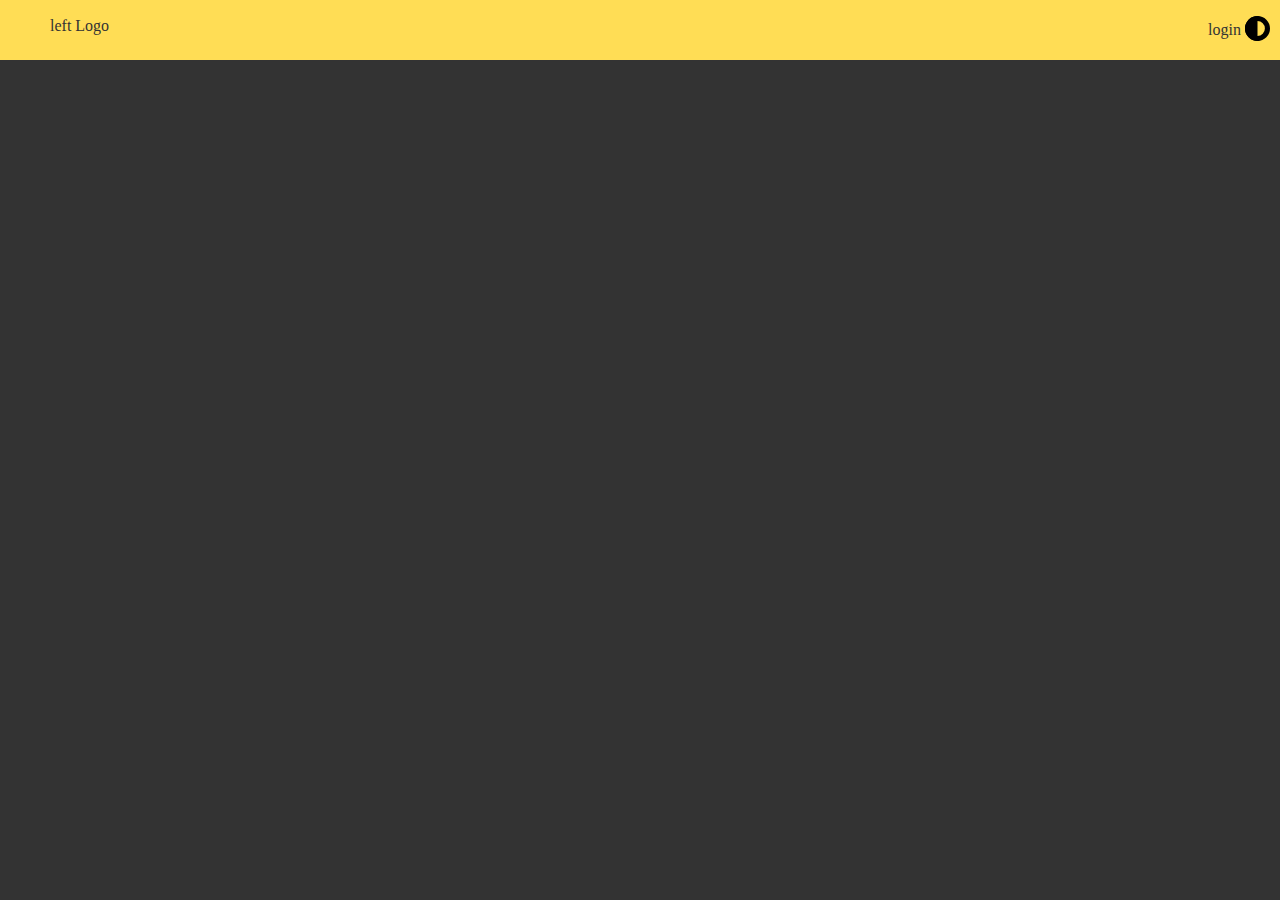
<file: saitebi/newProject/index.html>
<!DOCTYPE html>
<html lang="en">
  <head>
    <title></title>
    <meta charset="UTF-8">
    <meta name="viewport" content="width=device-width, initial-scale=1">
    <link href="css/style.css" rel="stylesheet">
  </head>
  <body class="dark-mode" id="body">
    <script src="js/index.js"></script>
    <header>
      <div class="header-conteiner yellow">
        <div class="header-left"><ul>
          <li>left</li>
          <li>Logo</li>
        </ul></div>
        <div class="header-right">
          <ul>
            <li><a href="Login.html">login</a></li>

            <li><button class="theme-button" type="button" onclick="toggleTheme()"></button></li>          

          </ul>

          

        </div>
      </div> 
    </header>
  
  </body>
</html>
</file>
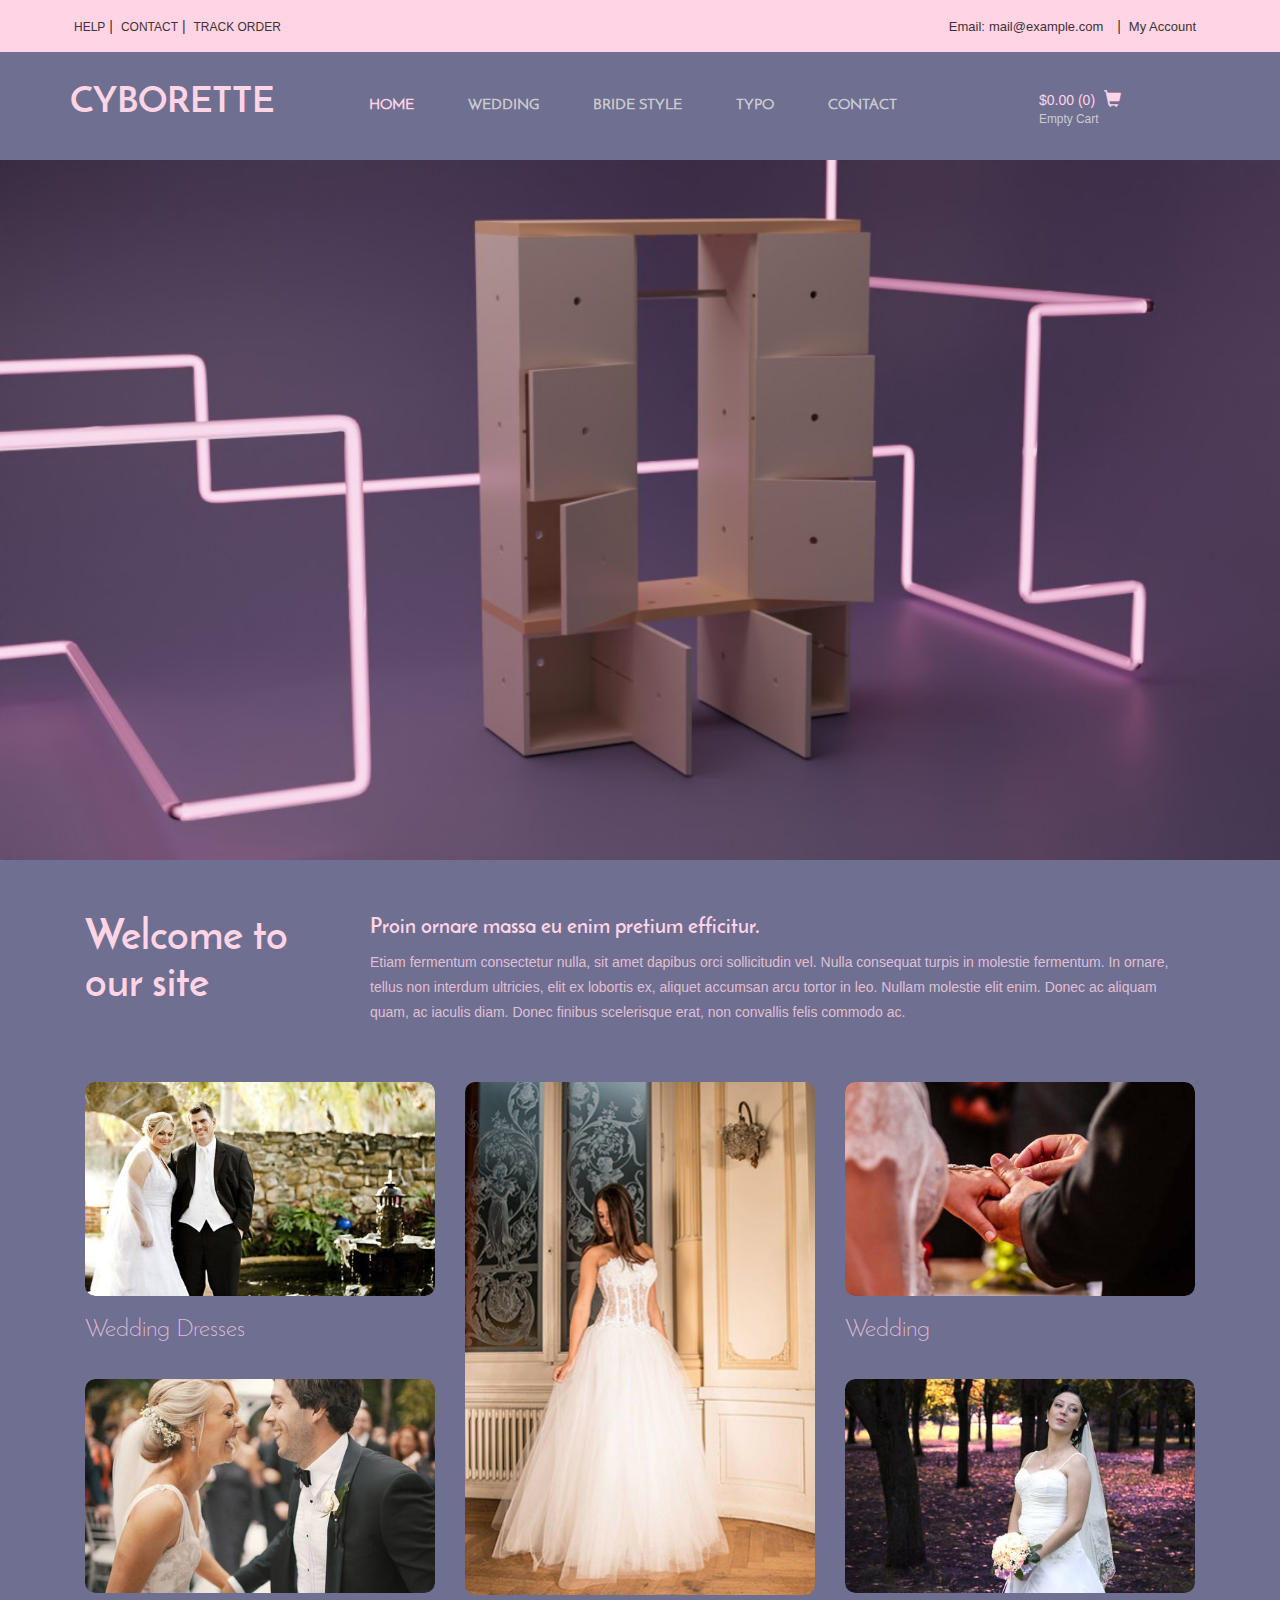
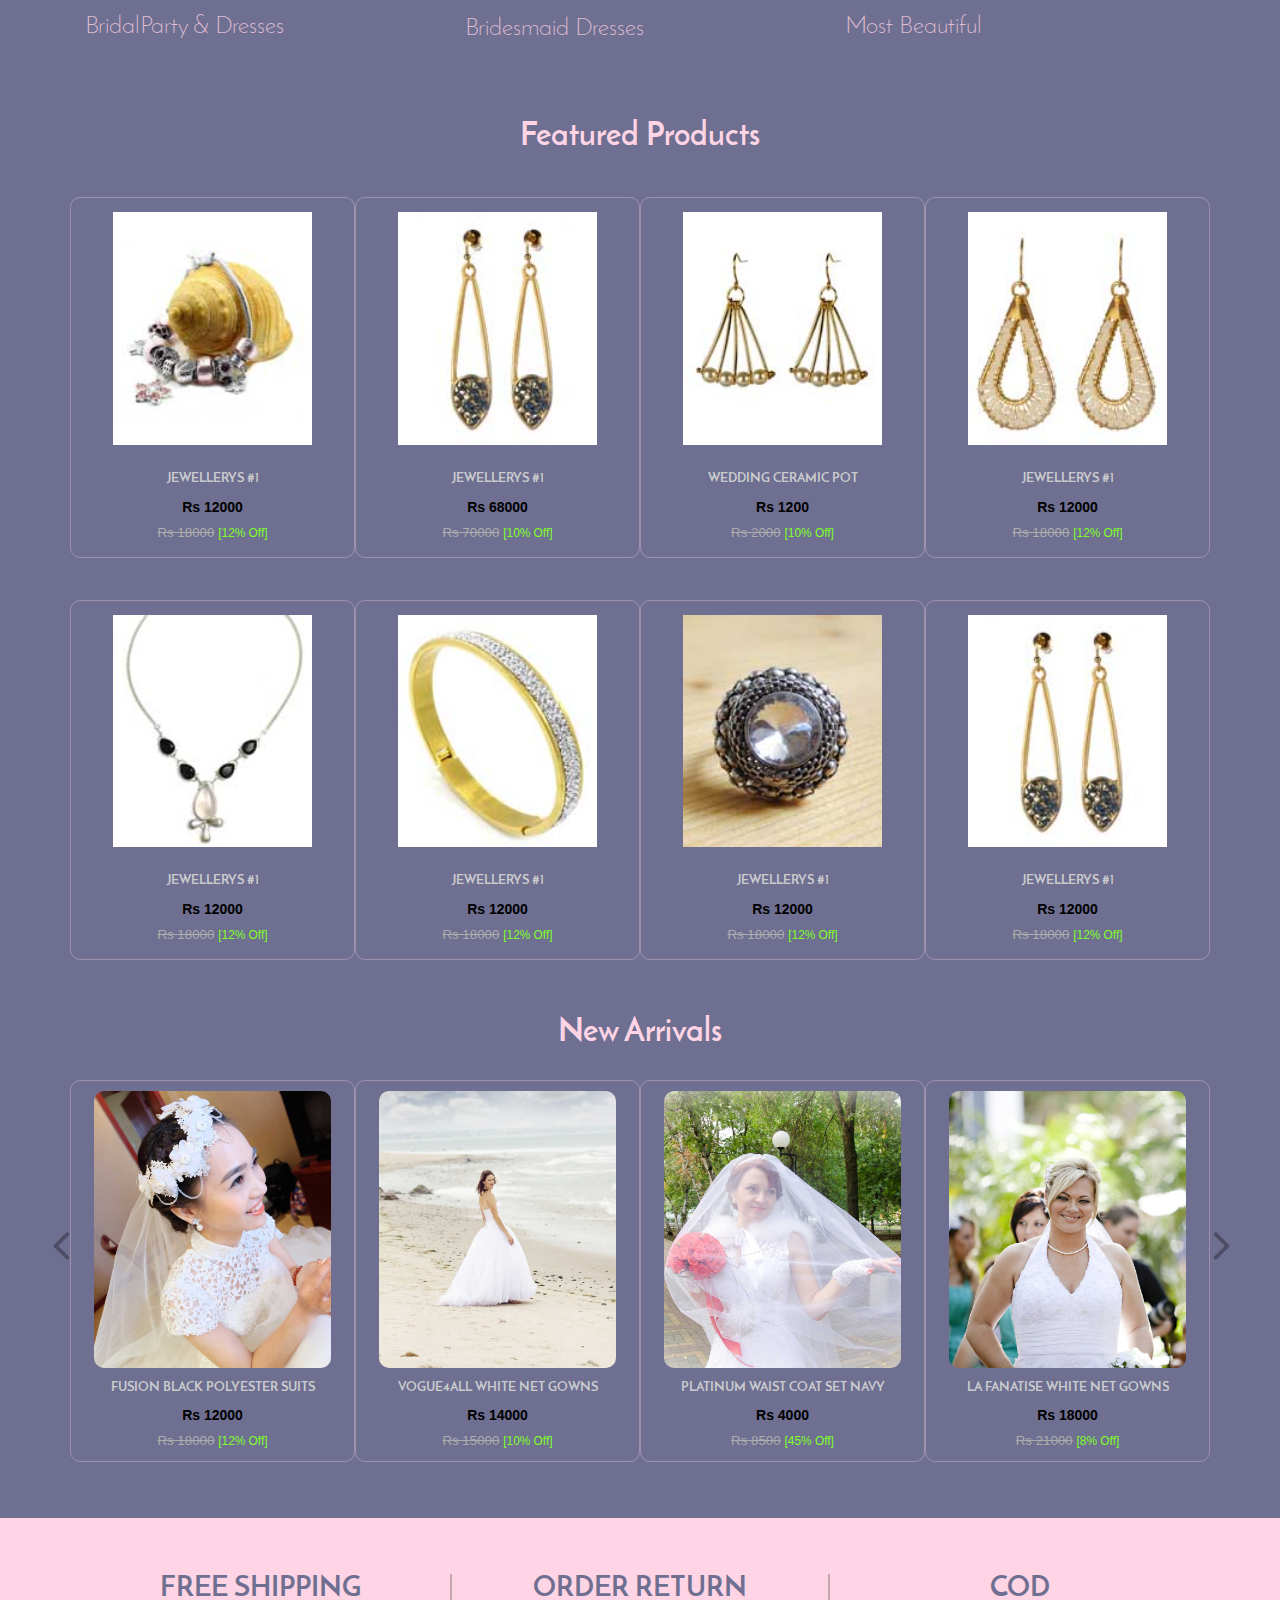
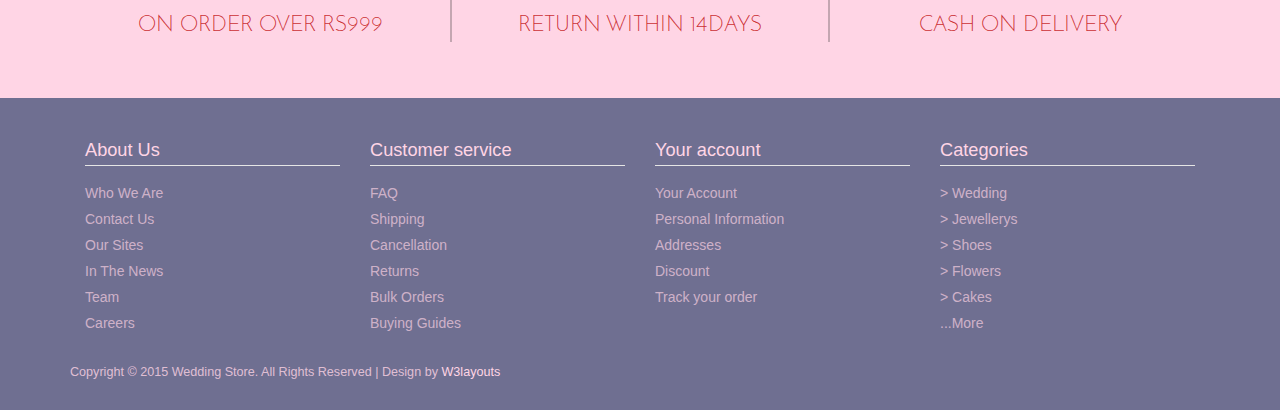
<file: saitebi/wedding_store-web/web/index.html>
<!--A Design by W3layouts 
Author: W3layout
Author URL: http://w3layouts.com
License: Creative Commons Attribution 3.0 Unported
License URL: http://creativecommons.org/licenses/by/3.0/
-->
<!DOCTYPE html>
<html>
<head>
<title>Wedding Store A Ecommerce Category Flat Bootstrap Responsive Website Template | Home :: w3layouts</title>
<link href="css/bootstrap.css" rel="stylesheet" type="text/css" media="all" />
<!-- jQuery (necessary for Bootstrap's JavaScript plugins) -->
<script src="js/jquery.min.js"></script>
<!-- Custom Theme files -->
<!--theme-style-->
<link href="css/style.css" rel="stylesheet" type="text/css" media="all" />	
<!--//theme-style-->
<meta name="viewport" content="width=device-width, initial-scale=1">
<meta http-equiv="Content-Type" content="text/html; charset=utf-8" />
<meta name="keywords" content="Wedding Store Responsive web template, Bootstrap Web Templates, Flat Web Templates, Andriod Compatible web template, 
Smartphone Compatible web template, free webdesigns for Nokia, Samsung, LG, SonyErricsson, Motorola web design" />
<script type="application/x-javascript"> addEventListener("load", function() { setTimeout(hideURLbar, 0); }, false); function hideURLbar(){ window.scrollTo(0,1); } </script>
<!-- start menu -->
<script src="js/simpleCart.min.js"> </script>
<!-- start menu -->
<link href="css/memenu.css" rel="stylesheet" type="text/css" media="all" />
<script type="text/javascript" src="js/memenu.js"></script>
<script>$(document).ready(function(){$(".memenu").memenu();});</script>	
<!-- /start menu -->
</head>
<body> 
<!--header-->	
<div class="top_bg">
	<div class="container">
		<div class="header_top-sec">
			<div class="top_right">
				<ul>
					<li><a href="#">help</a></li>|
					<li><a href="contact.html">Contact</a></li>|
					<li><a href="login.html">Track Order</a></li>
				</ul>
			</div>
			<div class="top_left">
				<ul>
					<li class="top_link">Email:<a href="mailto:info@example.com">mail@example.com</a></li>|
					<li class="top_link"><a href="login.html">My Account</a></li>					
				</ul>
			</div>
				<div class="clearfix"> </div>
		</div>
	</div>
</div>
<div class="header-top">
	 <div class="header-bottom">
		 <div class="container">			
				<div class="logo">
					<a href="index.html"><h1>CYBORETTE</h1></a>
				</div>
			 <!---->
		 
			 <div class="top-nav">
				<ul class="memenu skyblue"><li class="active"><a href="index.html">Home</a></li>
					<li class="grid"><a href="#">Wedding</a>
						<div class="mepanel">
							<div class="row">
								<div class="col1 me-one">
									<h4>Shop</h4>
									<ul>
										<li><a href="product.html">New Arrivals</a></li>
										<li><a href="product.html">Men</a></li>
										<li><a href="product.html">Women</a></li>
										<li><a href="product.html">Accessories</a></li>
										<li><a href="product.html">Kids</a></li>
										<li><a href="login.html">login</a></li>
										<li><a href="product.html">Brands</a></li>
										<li><a href="product.html">My Shopping Bag</a></li>
									</ul>
								</div>
								<div class="col1 me-one">
									<h4>Style Zone</h4>
									<ul>
										<li><a href="product.html">Men</a></li>
										<li><a href="product.html">Women</a></li>
										<li><a href="product.html">Brands</a></li>
										<li><a href="product.html">Kids</a></li>
										<li><a href="product.html">Accessories</a></li>
										<li><a href="product.html">Style Videos</a></li>
									</ul>	
								</div>
								<div class="col1 me-one">
									<h4>Popular Brands</h4>
									<ul>
										<li><a href="product.html">Levis</a></li>
										<li><a href="product.html">Persol</a></li>
										<li><a href="product.html">Nike</a></li>
										<li><a href="product.html">Edwin</a></li>
										<li><a href="product.html">New Balance</a></li>
										<li><a href="product.html">Jack & Jones</a></li>
										<li><a href="product.html">Paul Smith</a></li>
										<li><a href="product.html">Ray-Ban</a></li>
										<li><a href="product.html">Wood Wood</a></li>
									</ul>	
								</div>
							</div>
						</div>
					</li>
					<li class="grid"><a href="#">Bride Style</a>
						<div class="mepanel">
							<div class="row">
								<div class="col1 me-one">
									<h4>Shop</h4>
									<ul>
										<li><a href="product.html">New Arrivals</a></li>
										<li><a href="product.html">Men</a></li>
										<li><a href="product.html">Women</a></li>
										<li><a href="product.html">Accessories</a></li>
										<li><a href="product.html">Kids</a></li>
										<li><a href="login.html">login</a></li>
										<li><a href="product.html">Brands</a></li>
										<li><a href="product.html">My Shopping Bag</a></li>
									</ul>
								</div>
								<div class="col1 me-one">
									<h4>Style Zone</h4>
									<ul>
										<li><a href="product.html">Men</a></li>
										<li><a href="product.html">Women</a></li>
										<li><a href="product.html">Brands</a></li>
										<li><a href="product.html">Kids</a></li>
										<li><a href="product.html">Accessories</a></li>
										<li><a href="product.html">Style Videos</a></li>
									</ul>	
								</div>
								<div class="col1 me-one">
									<h4>Popular Brands</h4>
									<ul>
										<li><a href="product.html">Levis</a></li>
										<li><a href="product.html">Persol</a></li>
										<li><a href="product.html">Nike</a></li>
										<li><a href="product.html">Edwin</a></li>
										<li><a href="product.html">New Balance</a></li>
										<li><a href="product.html">Jack & Jones</a></li>
										<li><a href="product.html">Paul Smith</a></li>
										<li><a href="product.html">Ray-Ban</a></li>
										<li><a href="product.html">Wood Wood</a></li>
									</ul>	
								</div>
							</div>
						</div>
					</li>
					<li class="grid"><a href="typo.html">Typo</a></li>
					<li class="grid"><a href="contact.html">Contact</a></li>
				</ul>
				<div class="clearfix"> </div>
			 </div>
			 <!---->
			 <div class="cart box_1">
				 <a href="checkout.html">
					<h3> <div class="total myCart">
					<span class="simpleCart_total"></span> (<span id="simpleCart_quantity" class="simpleCart_quantity"></span>)</div>
					<span class="glyphicon glyphicon-shopping-cart myCart" aria-hidden="true"></span></h3>
				</a>
				<p><a href="javascript:;" class="simpleCart_empty">Empty Cart</a></p>
			 	<div class="clearfix"> </div>
			 </div>
			 <div class="clearfix"> </div>
			 <!---->			 
			 </div>
			<div class="clearfix"> </div>
	  </div>
</div>
<!---->
<div class="banner">
	 <div class="container">
	 </div>
</div>
<!---->
<div class="welcome">
	 <div class="container">
		 <div class="col-md-3 welcome-left">
			 <h2>Welcome to our site</h2>
		 </div>
		 <div class="col-md-9 welcome-right">
			 <h3>Proin ornare massa eu enim pretium efficitur.</h3>
			 <p>Etiam fermentum consectetur nulla, sit amet dapibus orci sollicitudin vel. 
			 Nulla consequat turpis in molestie fermentum. In ornare, tellus non interdum ultricies, elit 
			 ex lobortis ex, aliquet accumsan arcu tortor in leo. Nullam molestie elit enim. Donec ac 
			 aliquam quam, ac iaculis diam. Donec finibus scelerisque erat, non convallis felis commodo ac.</p>
		 </div>
	 </div>
</div>
<!---->
<div class="bride-grids">
	 <div class="container">
		 <div class="col-md-4 bride-grid">
			 <div class="content-grid l-grids">
				 <figure class="effect-bubba">
						<img src="images/b1.jpg" alt=""/>
						<figcaption>
							<h4>Nullam molestie </h4>
							<p>In sit amet sapien eros Integer in tincidunt labore et dolore magna aliqua</p>																
						</figcaption>			
				 </figure>
				 <div class="clearfix"></div>
				 <h3>Wedding Dresses</h3>
			 </div>
			 <div class="content-grid l-grids">
				 <figure class="effect-bubba">
						<img src="images/b2.jpg" alt=""/>
						<figcaption>
							<h4>Nullam molestie </h4>
							<p>In sit amet sapien eros Integer in tincidunt labore et dolore magna aliqua</p>																
						</figcaption>			
				 </figure>	
				 <div class="clearfix"></div>
				 <h3>BridalParty & Dresses</h3>
			 </div>
		 </div>
		 <div class="col-md-4 bride-grid">
				<div class="content-grid l-grids">
						<img src="images/brid.jpg" alt=""/>
						
				 <h3>Bridesmaid Dresses</h3>
			 </div>
		 </div>
		 <div class="col-md-4 bride-grid">
			 <div class="content-grid l-grids">
				 <figure class="effect-bubba">
						<img src="images/b3.jpg" alt=""/>
						<figcaption>
							<h4>Nullam molestie </h4>
							<p>In sit amet sapien eros Integer in tincidunt labore et dolore magna aliqua</p>																
						</figcaption>			
				 </figure>	
				 <div class="clearfix"></div>
				 <h3>Wedding</h3>
			 </div>
			 <div class="content-grid l-grids">
				 <figure class="effect-bubba">
						<img src="images/b4.jpg" alt=""/>
						<figcaption>
							<h4>Nullam molestie </h4>
							<p>In sit amet sapien eros Integer in tincidunt labore et dolore magna aliqua</p>																
						</figcaption>			
				 </figure>
					<div class="clearfix"></div>
				 <h3>Most Beautiful</h3>
			 </div>
		 </div>
		 <div class="clearfix"></div>
	 </div>
</div>
<!---->
<div class="featured">
	 <div class="container">
		 <h3>Featured Products</h3>
		 <div class="feature-grids">
			 <div class="col-md-3 feature-grid jewel">
				 <a href="product.html"><img src="images/f1.jpg" alt=""/>	
					 <div class="arrival-info">
						 <h4>Jewellerys #1</h4>
						 <p>Rs 12000</p>
						 <span class="pric1"><del>Rs 18000</del></span>
						 <span class="disc">[12% Off]</span>
					 </div>
					 <div class=" viw toppers">
						<a href="product.html"><span class="glyphicon glyphicon-eye-open" aria-hidden="true"></span>Quick View</a>
					 </div>
					 <div class=" shrt toppers">
						<a href="product.html"><span class="glyphicon glyphicon-star" aria-hidden="true"></span>Shortlist</a>
					 </div></a>
			 </div>
			 <div class="col-md-3 feature-grid">
				 <a href="product.html"><img src="images/f2.jpg" alt=""/>	
					 <div class="arrival-info">
						 <h4>Jewellerys #1</h4>
						 <p>Rs 68000</p>
						 <span class="pric1"><del>Rs 70000</del></span>
						 <span class="disc">[10% Off]</span>
					 </div>
					 <div class=" viw toppers">
						<a href="product.html"><span class="glyphicon glyphicon-eye-open" aria-hidden="true"></span>Quick View</a>
					 </div>
					 <div class=" shrt toppers">
						<a href="product.html"><span class="glyphicon glyphicon-star" aria-hidden="true"></span>Shortlist</a>
					 </div></a>
			 </div>
			 <div class="col-md-3 feature-grid jewel">
				 <a href="product.html"><img src="images/f3.jpg" alt=""/>	
					 <div class="arrival-info">
						 <h4>Wedding Ceramic Pot </h4>
						 <p>Rs 1200</p>
						 <span class="pric1"><del>Rs 2000</del></span>
						 <span class="disc">[10% Off]</span>
					 </div>
					 <div class=" viw toppers">
						<a href="product.html"><span class="glyphicon glyphicon-eye-open" aria-hidden="true"></span>Quick View</a>
					 </div>
					 <div class=" shrt toppers">
						<a href="product.html"><span class="glyphicon glyphicon-star" aria-hidden="true"></span>Shortlist</a>
					 </div></a>
			 </div>
			 <div class="col-md-3 feature-grid">
				 <a href="product.html"><img src="images/f4.jpg" alt=""/>	
					 <div class="arrival-info">
						 <h4>Jewellerys #1</h4>
						 <p>Rs 12000</p>
						 <span class="pric1"><del>Rs 18000</del></span>
						 <span class="disc">[12% Off]</span>
					 </div>
					 <div class=" viw toppers">
					 <a href="product.html"><span class="glyphicon glyphicon-eye-open" aria-hidden="true"></span>Quick View</a>
					 </div>
					 <div class=" shrt toppers">
						<a href="product.html"><span class="glyphicon glyphicon-star" aria-hidden="true"></span>Shortlist</a>
					 </div></a>
			 </div>
			 <div class="clearfix"></div>
		 </div>
		 <div class="feature-grids">
			 <div class="col-md-3 feature-grid jewel">
				 <a href="product.html"><img src="images/p7.jpg" alt=""/>	
					 <div class="arrival-info">
						 <h4>Jewellerys #1</h4>
						 <p>Rs 12000</p>
						 <span class="pric1"><del>Rs 18000</del></span>
						 <span class="disc">[12% Off]</span>
					 </div>
					 <div class=" viw toppers  ">
						<a href="product.html"><span class="glyphicon glyphicon-eye-open" aria-hidden="true"></span>Quick View</a>
					 </div>
					 <div class=" shrt toppers  ">
						<a href="product.html"><span class="glyphicon glyphicon-star" aria-hidden="true"></span>Shortlist</a>
					 </div></a>
			 </div>
			 <div class="col-md-3 feature-grid">
				 <a href="product.html"><img src="images/p11.jpg" alt=""/>	
					 <div class="arrival-info">
						 <h4>Jewellerys #1</h4>
						 <p>Rs 12000</p>
						 <span class="pric1"><del>Rs 18000</del></span>
						 <span class="disc">[12% Off]</span>
					 </div>
					 <div class=" viw toppers">
						<a href="product.html"><span class="glyphicon glyphicon-eye-open" aria-hidden="true"></span>Quick View</a>
					 </div>
					 <div class=" shrt toppers">
						<a href="product.html"><span class="glyphicon glyphicon-star" aria-hidden="true"></span>Shortlist</a>
					 </div></a>
			 </div>
			 <div class="col-md-3 feature-grid jewel">
				 <a href="product.html"><img src="images/p12.jpg" alt=""/>	
					 <div class="arrival-info">
						 <h4>Jewellerys #1</h4>
						 <p>Rs 12000</p>
						 <span class="pric1"><del>Rs 18000</del></span>
						 <span class="disc">[12% Off]</span>
					 </div>
					 <div class=" viw toppers">
						<a href="product.html"><span class="glyphicon glyphicon-eye-open" aria-hidden="true"></span>Quick View</a>
					 </div>
					 <div class=" shrt toppers">
						<a href="product.html"><span class="glyphicon glyphicon-star" aria-hidden="true"></span>Shortlist</a>
					 </div></a>
			 </div>
			 <div class="col-md-3 feature-grid">
				 <a href="product.html"><img src="images/f2.jpg" alt=""/>	
					 <div class="arrival-info">
						 <h4>Jewellerys #1</h4>
						 <p>Rs 12000</p>
						 <span class="pric1"><del>Rs 18000</del></span>
						 <span class="disc">[12% Off]</span>
					 </div>
					 <div class=" viw toppers">
						<a href="product.html"><span class="glyphicon glyphicon-eye-open" aria-hidden="true"></span>Quick View</a>
					 </div>
					 <div class=" shrt toppers">
						<a href="product.html"><span class="glyphicon glyphicon-star" aria-hidden="true"></span>Shortlist</a>
					 </div></a>
			 </div>
			 <div class="clearfix"></div>
		 </div>
	 </div>
</div>
<!---->
<div class="arrivals">
	 <div class="container">	
		 <h3>New Arrivals</h3>
		 <div class="arrival-grids">			 
			 <ul id="flexiselDemo1">
				 <li>
					 <a href="product.html"><img src="images/a1.jpg" alt=""/>	
					 <div class="arrival-info">
						 <h4>Fusion Black Polyester Suits</h4>
						 <p>Rs 12000</p>
						 <span class="pric1"><del>Rs 18000</del></span>
						 <span class="disc">[12% Off]</span>
					 </div>
					 <div class=" viw toppers">
						<a href="#"><span class="glyphicon glyphicon-eye-open" aria-hidden="true"></span>Quick View</a>
					 </div>
					 <div class=" shrt toppers">
						<a href="#"><span class="glyphicon glyphicon-star" aria-hidden="true"></span>Shortlist</a>
					 </div></a>
				 </li>
				 <li>
					 <a href="product.html"><img src="images/a2.jpg" alt=""/>
						<div class="arrival-info">
						 <h4>Vogue4All White Net Gowns</h4>
						 <p>Rs 14000</p>
						 <span class="pric1"><del>Rs 15000</del></span>
						 <span class="disc">[10% Off]</span>
					 </div>
					 <div class=" viw toppers">
						<a href="#"><span class="glyphicon glyphicon-eye-open" aria-hidden="true"></span>Quick View</a>
					 </div>
					 <div class=" shrt toppers">
						<a href="#"><span class="glyphicon glyphicon-star" aria-hidden="true"></span>Shortlist</a>
					 </div></a>
				 </li>
				 <li>
					 <a href="product.html"><img src="images/a3.jpg" alt=""/>	
						<div class="arrival-info">
						 <h4>Platinum Waist Coat Set Navy</h4>
						 <p>Rs 4000</p>
						 <span class="pric1"><del>Rs 8500</del></span>
						 <span class="disc">[45% Off]</span>
					 </div>
					 <div class=" viw toppers">
						<a href="#"><span class="glyphicon glyphicon-eye-open" aria-hidden="true"></span>Quick View</a>
					 </div>
					 <div class=" shrt toppers">
						<a href="#"><span class="glyphicon glyphicon-star" aria-hidden="true"></span>Shortlist</a>
					 </div></a>
				 </li>
				 <li>
				    <a href="product.html"> <img src="images/a4.jpg" alt=""/>	
						<div class="arrival-info">
						 <h4>La Fanatise White Net Gowns</h4>
						 <p>Rs 18000</p>
						 <span class="pric1"><del>Rs 21000</del></span>
						 <span class="disc">[8% Off]</span>
					 </div>
					 <div class=" viw toppers">
						<a href="#"><span class="glyphicon glyphicon-eye-open" aria-hidden="true"></span>Quick View</a>
					 </div>
					 <div class=" shrt toppers">
						<a href="#"><span class="glyphicon glyphicon-star" aria-hidden="true"></span>Shortlist</a>
					 </div></a>
				 </li>
				</ul>
				<script type="text/javascript">
				 $(window).load(function() {			
				  $("#flexiselDemo1").flexisel({
					visibleItems: 4,
					animationSpeed: 1000,
					autoPlay: true,
					autoPlaySpeed: 3000,    		
					pauseOnHover:true,
					enableResponsiveBreakpoints: true,
					responsiveBreakpoints: { 
						portrait: { 
							changePoint:480,
							visibleItems: 1
						}, 
						landscape: { 
							changePoint:640,
							visibleItems: 2
						},
						tablet: { 
							changePoint:768,
							visibleItems: 3
						}
					}
				});
				});
				</script>
				<script type="text/javascript" src="js/jquery.flexisel.js"></script>			 
		  </div>
	 </div>
</div>
<!---->
<div class="shoping">
	 <div class="container">
		 <div class="shpng-grids">
			 <div class="col-md-4 shpng-grid">
				 <h3>Free Shipping</h3>
				 <p>On Order Over Rs999</p>
			 </div>
			 <div class="col-md-4 shpng-grid">
				 <h3>Order Return</h3>
				 <p>Return Within 14days</p>
			 </div>
			 <div class="col-md-4 shpng-grid">
				 <h3>COD</h3>
				 <p>Cash On Delivery</p>
			 </div>
			 <div class="clearfix"></div>
		 </div>
	 </div>
</div>
<!---->
<div class="footer">
	 <div class="container">
		 <div class="ftr-grids">
			 <div class="col-md-3 ftr-grid">
				 <h4>About Us</h4>
				 <ul>
					 <li><a href="#">Who We Are</a></li>
					 <li><a href="contact.html">Contact Us</a></li>
					 <li><a href="#">Our Sites</a></li>
					 <li><a href="#">In The News</a></li>
					 <li><a href="#">Team</a></li>
					 <li><a href="#">Careers</a></li>					 
				 </ul>
			 </div>
			 <div class="col-md-3 ftr-grid">
				 <h4>Customer service</h4>
				 <ul>
					 <li><a href="#">FAQ</a></li>
					 <li><a href="#">Shipping</a></li>
					 <li><a href="#">Cancellation</a></li>
					 <li><a href="#">Returns</a></li>
					 <li><a href="#">Bulk Orders</a></li>
					 <li><a href="#">Buying Guides</a></li>					 
				 </ul>
			 </div>
			 <div class="col-md-3 ftr-grid">
				 <h4>Your account</h4>
				 <ul>
					 <li><a href="account.html">Your Account</a></li>
					 <li><a href="#">Personal Information</a></li>
					 <li><a href="#">Addresses</a></li>
					 <li><a href="#">Discount</a></li>
					 <li><a href="#">Track your order</a></li>					 					 
				 </ul>
			 </div>
			 <div class="col-md-3 ftr-grid">
				 <h4>Categories</h4>
				 <ul>
					 <li><a href="#">> Wedding</a></li>
					 <li><a href="#">> Jewellerys</a></li>
					 <li><a href="#">> Shoes</a></li>
					 <li><a href="#">> Flowers</a></li>
					 <li><a href="#">> Cakes</a></li>
					 <li><a href="#">...More</a></li>					 
				 </ul>
			 </div>
			 <div class="clearfix"></div>
		 </div>		
	 </div>
</div>
<!---->
 <div class="copywrite">
	 <div class="container">
			 <p>Copyright © 2015 Wedding Store. All Rights Reserved | Design by <a href="http://w3layouts.com">W3layouts</a></p>
		 </div>
</div>		 
</body>
</html>
</file>
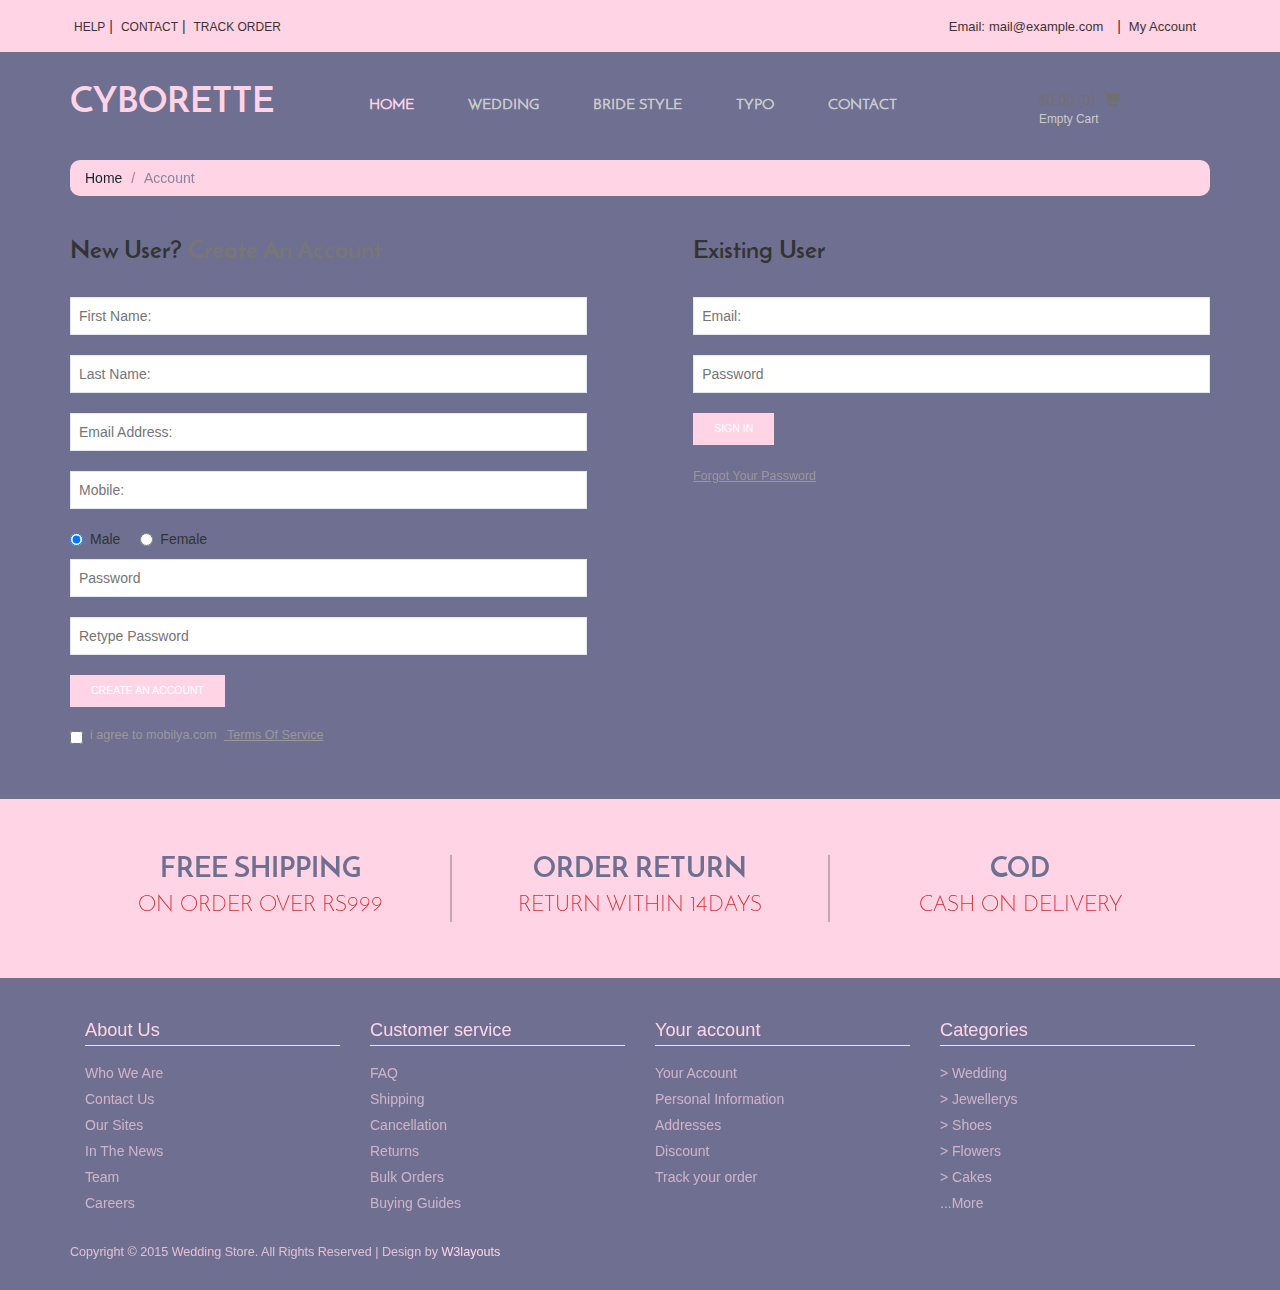
<file: saitebi/wedding_store-web/web/account.html>
<!--A Design by W3layouts 
Author: W3layout
Author URL: http://w3layouts.com
License: Creative Commons Attribution 3.0 Unported
License URL: http://creativecommons.org/licenses/by/3.0/
-->
<!DOCTYPE html>
<html>
<head>
<title>Wedding Store A Ecommerce Category Flat Bootstrap Responsive Website Template | Account :: w3layouts</title>
<link href="css/bootstrap.css" rel="stylesheet" type="text/css" media="all" />
<!-- jQuery (necessary for Bootstrap's JavaScript plugins) -->
<script src="js/jquery.min.js"></script>
<!-- Custom Theme files -->
<!--theme-style-->
<link href="css/style.css" rel="stylesheet" type="text/css" media="all" />	
<!--//theme-style-->
<meta name="viewport" content="width=device-width, initial-scale=1">
<meta http-equiv="Content-Type" content="text/html; charset=utf-8" />
<meta name="keywords" content="Wedding Store Responsive web template, Bootstrap Web Templates, Flat Web Templates, Andriod Compatible web template, 
Smartphone Compatible web template, free webdesigns for Nokia, Samsung, LG, SonyErricsson, Motorola web design" />
<script type="application/x-javascript"> addEventListener("load", function() { setTimeout(hideURLbar, 0); }, false); function hideURLbar(){ window.scrollTo(0,1); } </script>
<!-- start menu -->
<script src="js/simpleCart.min.js"> </script>
<!-- start menu -->
<link href="css/memenu.css" rel="stylesheet" type="text/css" media="all" />
<script type="text/javascript" src="js/memenu.js"></script>
<script>$(document).ready(function(){$(".memenu").memenu();});</script>	
<!-- /start menu -->
</head>
<body> 
<!--header-->	
<div class="top_bg">
	<div class="container">
		<div class="header_top-sec">
			<div class="top_right">
				<ul>
					<li><a href="#">help</a></li>|
					<li><a href="contact.html">Contact</a></li>|
					<li><a href="login.html">Track Order</a></li>
				</ul>
			</div>
			<div class="top_left">
				<ul>
					<li class="top_link">Email:<a href="mailto:info@example.com">mail@example.com</a></li>|
					<li class="top_link"><a href="login.html">My Account</a></li>				
				</ul>
			</div>
				<div class="clearfix"> </div>
		</div>
	</div>
</div>
<div class="header-top">
	 <div class="header-bottom">
		 <div class="container">			
				<div class="logo">
					<a href="index.html"><h1>CYBORETTE</h1></a>
				</div>
			 <!---->
		 
			 <div class="top-nav">
				<ul class="memenu skyblue"><li class="active"><a href="index.html">Home</a></li>
					<li class="grid"><a href="#">Wedding</a>
						<div class="mepanel">
							<div class="row">
								<div class="col1 me-one">
									<h4>Shop</h4>
									<ul>
										<li><a href="product.html">New Arrivals</a></li>
										<li><a href="product.html">Men</a></li>
										<li><a href="product.html">Women</a></li>
										<li><a href="product.html">Accessories</a></li>
										<li><a href="product.html">Kids</a></li>
										<li><a href="login.html">login</a></li>
										<li><a href="product.html">Brands</a></li>
										<li><a href="product.html">My Shopping Bag</a></li>
									</ul>
								</div>
								<div class="col1 me-one">
									<h4>Style Zone</h4>
									<ul>
										<li><a href="product.html">Men</a></li>
										<li><a href="product.html">Women</a></li>
										<li><a href="product.html">Brands</a></li>
										<li><a href="product.html">Kids</a></li>
										<li><a href="product.html">Accessories</a></li>
										<li><a href="product.html">Style Videos</a></li>
									</ul>	
								</div>
								<div class="col1 me-one">
									<h4>Popular Brands</h4>
									<ul>
										<li><a href="product.html">Levis</a></li>
										<li><a href="product.html">Persol</a></li>
										<li><a href="product.html">Nike</a></li>
										<li><a href="product.html">Edwin</a></li>
										<li><a href="product.html">New Balance</a></li>
										<li><a href="product.html">Jack & Jones</a></li>
										<li><a href="product.html">Paul Smith</a></li>
										<li><a href="product.html">Ray-Ban</a></li>
										<li><a href="product.html">Wood Wood</a></li>
									</ul>	
								</div>
							</div>
						</div>
					</li>
					<li class="grid"><a href="#">Bride Style</a>
						<div class="mepanel">
							<div class="row">
								<div class="col1 me-one">
									<h4>Shop</h4>
									<ul>
										<li><a href="product.html">New Arrivals</a></li>
										<li><a href="product.html">Men</a></li>
										<li><a href="product.html">Women</a></li>
										<li><a href="product.html">Accessories</a></li>
										<li><a href="product.html">Kids</a></li>
										<li><a href="login.html">login</a></li>
										<li><a href="product.html">Brands</a></li>
										<li><a href="product.html">My Shopping Bag</a></li>
									</ul>
								</div>
								<div class="col1 me-one">
									<h4>Style Zone</h4>
									<ul>
										<li><a href="product.html">Men</a></li>
										<li><a href="product.html">Women</a></li>
										<li><a href="product.html">Brands</a></li>
										<li><a href="product.html">Kids</a></li>
										<li><a href="product.html">Accessories</a></li>
										<li><a href="product.html">Style Videos</a></li>
									</ul>	
								</div>
								<div class="col1 me-one">
									<h4>Popular Brands</h4>
									<ul>
										<li><a href="product.html">Levis</a></li>
										<li><a href="product.html">Persol</a></li>
										<li><a href="product.html">Nike</a></li>
										<li><a href="product.html">Edwin</a></li>
										<li><a href="product.html">New Balance</a></li>
										<li><a href="product.html">Jack & Jones</a></li>
										<li><a href="product.html">Paul Smith</a></li>
										<li><a href="product.html">Ray-Ban</a></li>
										<li><a href="product.html">Wood Wood</a></li>
									</ul>	
								</div>
							</div>
						</div>
					</li>
					<li class="grid"><a href="typo.html">Typo</a></li>
					<li class="grid"><a href="contact.html">Contact</a></li>
				</ul>
				<div class="clearfix"> </div>
			 </div>
			 <!---->
			 <div class="cart box_1">
				 <a href="checkout.html">
					<h3> <div class="total">
					<span class="simpleCart_total"></span> (<span id="simpleCart_quantity" class="simpleCart_quantity"></span>)</div>
					<span class="glyphicon glyphicon-shopping-cart" aria-hidden="true"></span></h3>
				</a>
				<p><a href="javascript:;" class="simpleCart_empty">Empty Cart</a></p>
			 	<div class="clearfix"> </div>
			 </div>
			 <div class="clearfix"> </div>
			 <!---->			 
			 </div>
			<div class="clearfix"> </div>
	  </div>
</div>
<!---->
<div class="container">
	  <ol class="breadcrumb">
		  <li><a href="index.html">Home</a></li>
		  <li class="active">Account</li>
		 </ol>
	 <div class="registration">
		 <div class="registration_left">
			 <h2>new user? <span> create an account </span></h2>
			 <!-- [if IE] 
				< link rel='stylesheet' type='text/css' href='ie.css'/>  
			 [endif] -->  
			  
			 <!-- [if lt IE 7]>  
				< link rel='stylesheet' type='text/css' href='ie6.css'/>  
			 <! [endif] -->  
			 <script>
				(function() {
			
				// Create input element for testing
				var inputs = document.createElement('input');
				
				// Create the supports object
				var supports = {};
				
				supports.autofocus   = 'autofocus' in inputs;
				supports.required    = 'required' in inputs;
				supports.placeholder = 'placeholder' in inputs;
			
				// Fallback for autofocus attribute
				if(!supports.autofocus) {
					
				}
				
				// Fallback for required attribute
				if(!supports.required) {
					
				}
			
				// Fallback for placeholder attribute
				if(!supports.placeholder) {
					
				}
				
				// Change text inside send button on submit
				var send = document.getElementById('register-submit');
				if(send) {
					send.onclick = function () {
						this.innerHTML = '...Sending';
					}
				}
			
			 })();
			 </script>
			 <div class="registration_form">
			 <!-- Form -->
				<form id="registration_form" action="contact.php" method="post">
					<div>
						<label>
							<input placeholder="first name:" type="text" tabindex="1" required autofocus>
						</label>
					</div>
					<div>
						<label>
							<input placeholder="last name:" type="text" tabindex="2" required autofocus>
						</label>
					</div>
					<div>
						<label>
							<input placeholder="email address:" type="email" tabindex="3" required>
						</label>
					</div>
					<div>
						<label>
							<input placeholder="Mobile:" type="email" tabindex="3" required>
						</label>
					</div>					
						<div class="sky_form1">
							<ul>
								<li><label class="radio left"><input type="radio" name="radio" checked=""><i></i>Male</label></li>
								<li><label class="radio"><input type="radio" name="radio"><i></i>Female</label></li>
								<div class="clearfix"></div>
							</ul>
						</div>					
					<div>
						<label>
							<input placeholder="password" type="password" tabindex="4" required>
						</label>
					</div>						
					<div>
						<label>
							<input placeholder="retype password" type="password" tabindex="4" required>
						</label>
					</div>	
					<div>
						<input type="submit" value="create an account" id="register-submit">
					</div>
					<div class="sky-form">
						<label class="checkbox"><input type="checkbox" name="checkbox" ><i></i>i agree to mobilya.com &nbsp;<a class="terms" href="#"> terms of service</a> </label>
					</div>
				</form>
				<!-- /Form -->
			 </div>
		 </div>
		 <div class="registration_left">
			 <h2>existing user</h2>
			 <div class="registration_form">
			 <!-- Form -->
				<form id="registration_form" action="contact.php" method="post">
					<div>
						<label>
							<input placeholder="email:" type="email" tabindex="3" required>
						</label>
					</div>
					<div>
						<label>
							<input placeholder="password" type="password" tabindex="4" required>
						</label>
					</div>						
					<div>
						<input type="submit" value="sign in" id="register-submit">
					</div>
					<div class="forget">
						<a href="#">forgot your password</a>
					</div>
				</form>
			 <!-- /Form -->
			 </div>
		 </div>
		 <div class="clearfix"></div>
	 </div>
</div>
<!---->
<div class="shoping">
	 <div class="container">
		 <div class="shpng-grids">
			 <div class="col-md-4 shpng-grid">
				 <h3>Free Shipping</h3>
				 <p>On Order Over Rs999</p>
			 </div>
			 <div class="col-md-4 shpng-grid">
				 <h3>Order Return</h3>
				 <p>Return Within 14days</p>
			 </div>
			 <div class="col-md-4 shpng-grid">
				 <h3>COD</h3>
				 <p>Cash On Delivery</p>
			 </div>
			 <div class="clearfix"></div>
		 </div>
	 </div>
</div>
<!---->
<div class="footer">
	 <div class="container">
		 <div class="ftr-grids">
			 <div class="col-md-3 ftr-grid">
				 <h4>About Us</h4>
				 <ul>
					 <li><a href="#">Who We Are</a></li>
					 <li><a href="contact.html">Contact Us</a></li>
					 <li><a href="#">Our Sites</a></li>
					 <li><a href="#">In The News</a></li>
					 <li><a href="#">Team</a></li>
					 <li><a href="#">Careers</a></li>					 
				 </ul>
			 </div>
			 <div class="col-md-3 ftr-grid">
				 <h4>Customer service</h4>
				 <ul>
					 <li><a href="#">FAQ</a></li>
					 <li><a href="#">Shipping</a></li>
					 <li><a href="#">Cancellation</a></li>
					 <li><a href="#">Returns</a></li>
					 <li><a href="#">Bulk Orders</a></li>
					 <li><a href="#">Buying Guides</a></li>					 
				 </ul>
			 </div>
			 <div class="col-md-3 ftr-grid">
				 <h4>Your account</h4>
				 <ul>
					 <li><a href="account.html">Your Account</a></li>
					 <li><a href="#">Personal Information</a></li>
					 <li><a href="#">Addresses</a></li>
					 <li><a href="#">Discount</a></li>
					 <li><a href="#">Track your order</a></li>					 					 
				 </ul>
			 </div>
			 <div class="col-md-3 ftr-grid">
				 <h4>Categories</h4>
				 <ul>
					 <li><a href="#">> Wedding</a></li>
					 <li><a href="#">> Jewellerys</a></li>
					 <li><a href="#">> Shoes</a></li>
					 <li><a href="#">> Flowers</a></li>
					 <li><a href="#">> Cakes</a></li>
					 <li><a href="#">...More</a></li>					 
				 </ul>
			 </div>
			 <div class="clearfix"></div>
		 </div>		
	 </div>
</div>
<!---->
 <div class="copywrite">
	 <div class="container">
			  <p>Copyright © 2015 Wedding Store. All Rights Reserved | Design by <a href="http://w3layouts.com">W3layouts</a></p>
		 </div>
</div>		 
</body>
</html>
</file>
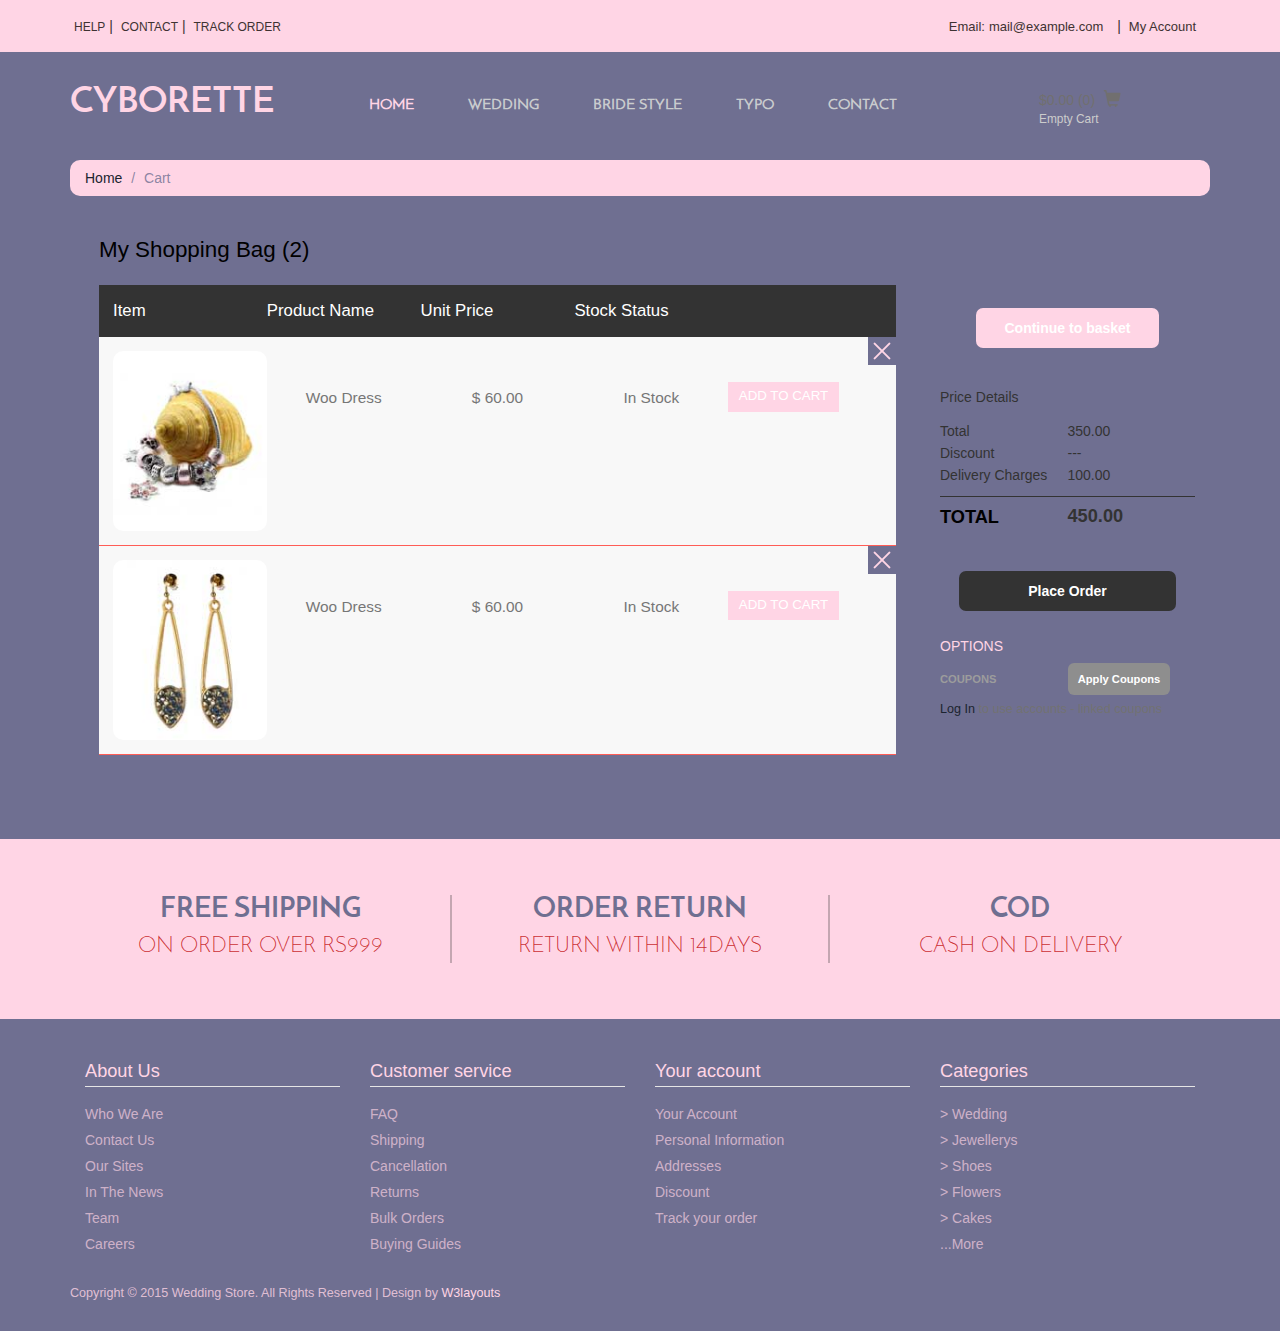
<file: saitebi/wedding_store-web/web/checkout.html>
<!--A Design by W3layouts 
Author: W3layout
Author URL: http://w3layouts.com
License: Creative Commons Attribution 3.0 Unported
License URL: http://creativecommons.org/licenses/by/3.0/
-->
<!DOCTYPE html>
<html>
<head>
<title>Wedding Store A Ecommerce Category Flat Bootstrap Responsive Website Template | Cart :: w3layouts</title>
<link href="css/bootstrap.css" rel="stylesheet" type="text/css" media="all" />
<!-- jQuery (necessary for Bootstrap's JavaScript plugins) -->
<script src="js/jquery.min.js"></script>
<!-- Custom Theme files -->
<!--theme-style-->
<link href="css/style.css" rel="stylesheet" type="text/css" media="all" />	
<!--//theme-style-->
<meta name="viewport" content="width=device-width, initial-scale=1">
<meta http-equiv="Content-Type" content="text/html; charset=utf-8" />
<meta name="keywords" content="Wedding Store Responsive web template, Bootstrap Web Templates, Flat Web Templates, Andriod Compatible web template, 
Smartphone Compatible web template, free webdesigns for Nokia, Samsung, LG, SonyErricsson, Motorola web design" />
<script type="application/x-javascript"> addEventListener("load", function() { setTimeout(hideURLbar, 0); }, false); function hideURLbar(){ window.scrollTo(0,1); } </script>
<!-- start menu -->
<script src="js/simpleCart.min.js"> </script>
<!-- start menu -->
<link href="css/memenu.css" rel="stylesheet" type="text/css" media="all" />
<script type="text/javascript" src="js/memenu.js"></script>
<script>$(document).ready(function(){$(".memenu").memenu();});</script>	
<!-- /start menu -->
</head>
<body> 
<!--header-->	
<div class="top_bg">
	<div class="container">
		<div class="header_top-sec">
			<div class="top_right">
				<ul>
					<li><a href="#">help</a></li>|
					<li><a href="contact.html">Contact</a></li>|
					<li><a href="login.html">Track Order</a></li>
				</ul>
			</div>
			<div class="top_left">
				<ul>
					<li class="top_link">Email:<a href="mailto:info@example.com">mail@example.com</a></li>|
					<li class="top_link"><a href="login.html">My Account</a></li>				
				</ul>
			</div>
				<div class="clearfix"> </div>
		</div>
	</div>
</div>
<div class="header-top">
	 <div class="header-bottom">
		 <div class="container">			
				<div class="logo">
					<a href="index.html"><h1>CYBORETTE</h1></a>
				</div>
			 <!---->
		 
			 <div class="top-nav">
				<ul class="memenu skyblue"><li class="active"><a href="index.html">Home</a></li>
					<li class="grid"><a href="#">Wedding</a>
						<div class="mepanel">
							<div class="row">
								<div class="col1 me-one">
									<h4>Shop</h4>
									<ul>
										<li><a href="product.html">New Arrivals</a></li>
										<li><a href="product.html">Men</a></li>
										<li><a href="product.html">Women</a></li>
										<li><a href="product.html">Accessories</a></li>
										<li><a href="product.html">Kids</a></li>
										<li><a href="login.html">login</a></li>
										<li><a href="product.html">Brands</a></li>
										<li><a href="product.html">My Shopping Bag</a></li>
									</ul>
								</div>
								<div class="col1 me-one">
									<h4>Style Zone</h4>
									<ul>
										<li><a href="product.html">Men</a></li>
										<li><a href="product.html">Women</a></li>
										<li><a href="product.html">Brands</a></li>
										<li><a href="product.html">Kids</a></li>
										<li><a href="product.html">Accessories</a></li>
										<li><a href="product.html">Style Videos</a></li>
									</ul>	
								</div>
								<div class="col1 me-one">
									<h4>Popular Brands</h4>
									<ul>
										<li><a href="product.html">Levis</a></li>
										<li><a href="product.html">Persol</a></li>
										<li><a href="product.html">Nike</a></li>
										<li><a href="product.html">Edwin</a></li>
										<li><a href="product.html">New Balance</a></li>
										<li><a href="product.html">Jack & Jones</a></li>
										<li><a href="product.html">Paul Smith</a></li>
										<li><a href="product.html">Ray-Ban</a></li>
										<li><a href="product.html">Wood Wood</a></li>
									</ul>	
								</div>
							</div>
						</div>
					</li>
					<li class="grid"><a href="#">Bride Style</a>
						<div class="mepanel">
							<div class="row">
								<div class="col1 me-one">
									<h4>Shop</h4>
									<ul>
										<li><a href="product.html">New Arrivals</a></li>
										<li><a href="product.html">Men</a></li>
										<li><a href="product.html">Women</a></li>
										<li><a href="product.html">Accessories</a></li>
										<li><a href="product.html">Kids</a></li>
										<li><a href="login.html">login</a></li>
										<li><a href="product.html">Brands</a></li>
										<li><a href="product.html">My Shopping Bag</a></li>
									</ul>
								</div>
								<div class="col1 me-one">
									<h4>Style Zone</h4>
									<ul>
										<li><a href="product.html">Men</a></li>
										<li><a href="product.html">Women</a></li>
										<li><a href="product.html">Brands</a></li>
										<li><a href="product.html">Kids</a></li>
										<li><a href="product.html">Accessories</a></li>
										<li><a href="product.html">Style Videos</a></li>
									</ul>	
								</div>
								<div class="col1 me-one">
									<h4>Popular Brands</h4>
									<ul>
										<li><a href="product.html">Levis</a></li>
										<li><a href="product.html">Persol</a></li>
										<li><a href="product.html">Nike</a></li>
										<li><a href="product.html">Edwin</a></li>
										<li><a href="product.html">New Balance</a></li>
										<li><a href="product.html">Jack & Jones</a></li>
										<li><a href="product.html">Paul Smith</a></li>
										<li><a href="product.html">Ray-Ban</a></li>
										<li><a href="product.html">Wood Wood</a></li>
									</ul>	
								</div>
							</div>
						</div>
					</li>
					<li class="grid"><a href="typo.html">Typo</a></li>
					<li class="grid"><a href="contact.html">Contact</a></li>
				</ul>
				<div class="clearfix"> </div>
			 </div>
			 <!---->
			 <div class="cart box_1">
				 <a href="checkout.html">
					<h3> <div class="total">
					<span class="simpleCart_total"></span> (<span id="simpleCart_quantity" class="simpleCart_quantity"></span>)</div>
					<span class="glyphicon glyphicon-shopping-cart" aria-hidden="true"></span></h3>
				</a>
				<p><a href="javascript:;" class="simpleCart_empty">Empty Cart</a></p>
			 	<div class="clearfix"> </div>
			 </div>
			 <div class="clearfix"> </div>
			 <!---->			 
			 </div>
			<div class="clearfix"> </div>
	  </div>
</div>
<!---->
<div class="checkout">	 
	 <div class="container">	
		 <ol class="breadcrumb">
		  <li><a href="index.html">Home</a></li>
		  <li class="active">Cart</li>
		 </ol>
		 <div class="col-md-9 product-price1">
			 <div class="check-out">			
				 <div class=" cart-items">
					 <h3>My Shopping Bag (2)</h3>
						<script>$(document).ready(function(c) {
							$('.close1').on('click', function(c){
								$('.cart-header').fadeOut('slow', function(c){
									$('.cart-header').remove();
								});
								});	  
							});
					   </script>
					<script>$(document).ready(function(c) {
							$('.close2').on('click', function(c){
								$('.cart-header1').fadeOut('slow', function(c){
									$('.cart-header1').remove();
								});
								});	  
							});
					   </script>
						
					 <div class="in-check" >
						  <ul class="unit">
							<li><span>Item</span></li>
							<li><span>Product Name</span></li>		
							<li><span>Unit Price</span></li>
							<li><span>Stock Status</span></li>
							<li> </li>
							<div class="clearfix"> </div>
						  </ul>
						  <ul class="cart-header">
						   <div class="close1"> </div>
							<li class="ring-in"><a href="single.html" ><img src="images/f1.jpg" class="img-responsive" alt=""></a>
							</li>
							<li><span>Woo Dress</span></li>
							<li><span>$ 60.00</span></li>
							<li><span>In Stock</span></li>
							<li> <a href="single.html" class="add-cart cart-check">ADD TO CART</a></li>
							<div class="clearfix"> </div>
							</ul>
							<ul class=" cart-header1">
						   <div class="close2"> </div>
							<li class="ring-in"><a href="single.html" ><img src="images/f2.jpg" class="img-responsive" alt=""></a>
							</li>
							<li><span>Woo Dress</span></li>
							<li><span>$ 60.00</span></li>
							<li><span>In Stock</span></li>
							<li> <a href="single.html" class="add-cart cart-check">ADD TO CART</a></li>
							<div class="clearfix"> </div>
							</ul>
					 </div>
				  </div>					  
			 </div>
		 </div>
		 <div class="col-md-3 cart-total">
			 <a class="continue" href="#">Continue to basket</a>
			 <div class="price-details">
				 <h3>Price Details</h3>
				 <span>Total</span>
				 <span class="total">350.00</span>
				 <span>Discount</span>
				 <span class="total">---</span>
				 <span>Delivery Charges</span>
				 <span class="total">100.00</span>
				 <div class="clearfix"></div>				 
			 </div>	
			 <h4 class="last-price">TOTAL</h4>
			 <span class="total final">450.00</span>
			 <div class="clearfix"></div>
			 <a class="order" href="#">Place Order</a>
			 <div class="total-item">
				 <h3>OPTIONS</h3>
				 <h4>COUPONS</h4>
				 <a class="cpns" href="#">Apply Coupons</a>
				 <p><a href="#">Log In</a> to use accounts - linked coupons</p>
			 </div>
			</div>
	 </div>
</div>
<!---->
<div class="shoping">
	 <div class="container">
		 <div class="shpng-grids">
			 <div class="col-md-4 shpng-grid">
				 <h3>Free Shipping</h3>
				 <p>On Order Over Rs999</p>
			 </div>
			 <div class="col-md-4 shpng-grid">
				 <h3>Order Return</h3>
				 <p>Return Within 14days</p>
			 </div>
			 <div class="col-md-4 shpng-grid">
				 <h3>COD</h3>
				 <p>Cash On Delivery</p>
			 </div>
			 <div class="clearfix"></div>
		 </div>
	 </div>
</div>
<!---->
<div class="footer">
	 <div class="container">
		 <div class="ftr-grids">
			 <div class="col-md-3 ftr-grid">
				 <h4>About Us</h4>
				 <ul>
					 <li><a href="#">Who We Are</a></li>
					 <li><a href="contact.html">Contact Us</a></li>
					 <li><a href="#">Our Sites</a></li>
					 <li><a href="#">In The News</a></li>
					 <li><a href="#">Team</a></li>
					 <li><a href="#">Careers</a></li>					 
				 </ul>
			 </div>
			 <div class="col-md-3 ftr-grid">
				 <h4>Customer service</h4>
				 <ul>
					 <li><a href="#">FAQ</a></li>
					 <li><a href="#">Shipping</a></li>
					 <li><a href="#">Cancellation</a></li>
					 <li><a href="#">Returns</a></li>
					 <li><a href="#">Bulk Orders</a></li>
					 <li><a href="#">Buying Guides</a></li>					 
				 </ul>
			 </div>
			 <div class="col-md-3 ftr-grid">
				 <h4>Your account</h4>
				 <ul>
					 <li><a href="account.html">Your Account</a></li>
					 <li><a href="#">Personal Information</a></li>
					 <li><a href="#">Addresses</a></li>
					 <li><a href="#">Discount</a></li>
					 <li><a href="#">Track your order</a></li>					 					 
				 </ul>
			 </div>
			 <div class="col-md-3 ftr-grid">
				 <h4>Categories</h4>
				 <ul>
					 <li><a href="#">> Wedding</a></li>
					 <li><a href="#">> Jewellerys</a></li>
					 <li><a href="#">> Shoes</a></li>
					 <li><a href="#">> Flowers</a></li>
					 <li><a href="#">> Cakes</a></li>
					 <li><a href="#">...More</a></li>					 
				 </ul>
			 </div>
			 <div class="clearfix"></div>
		 </div>		
	 </div>
</div>
<!---->
 <div class="copywrite">
	 <div class="container">
			 <p>Copyright © 2015 Wedding Store. All Rights Reserved | Design by <a href="http://w3layouts.com">W3layouts</a></p>
		 </div>
</div>		 
</body>
</html>
</file>
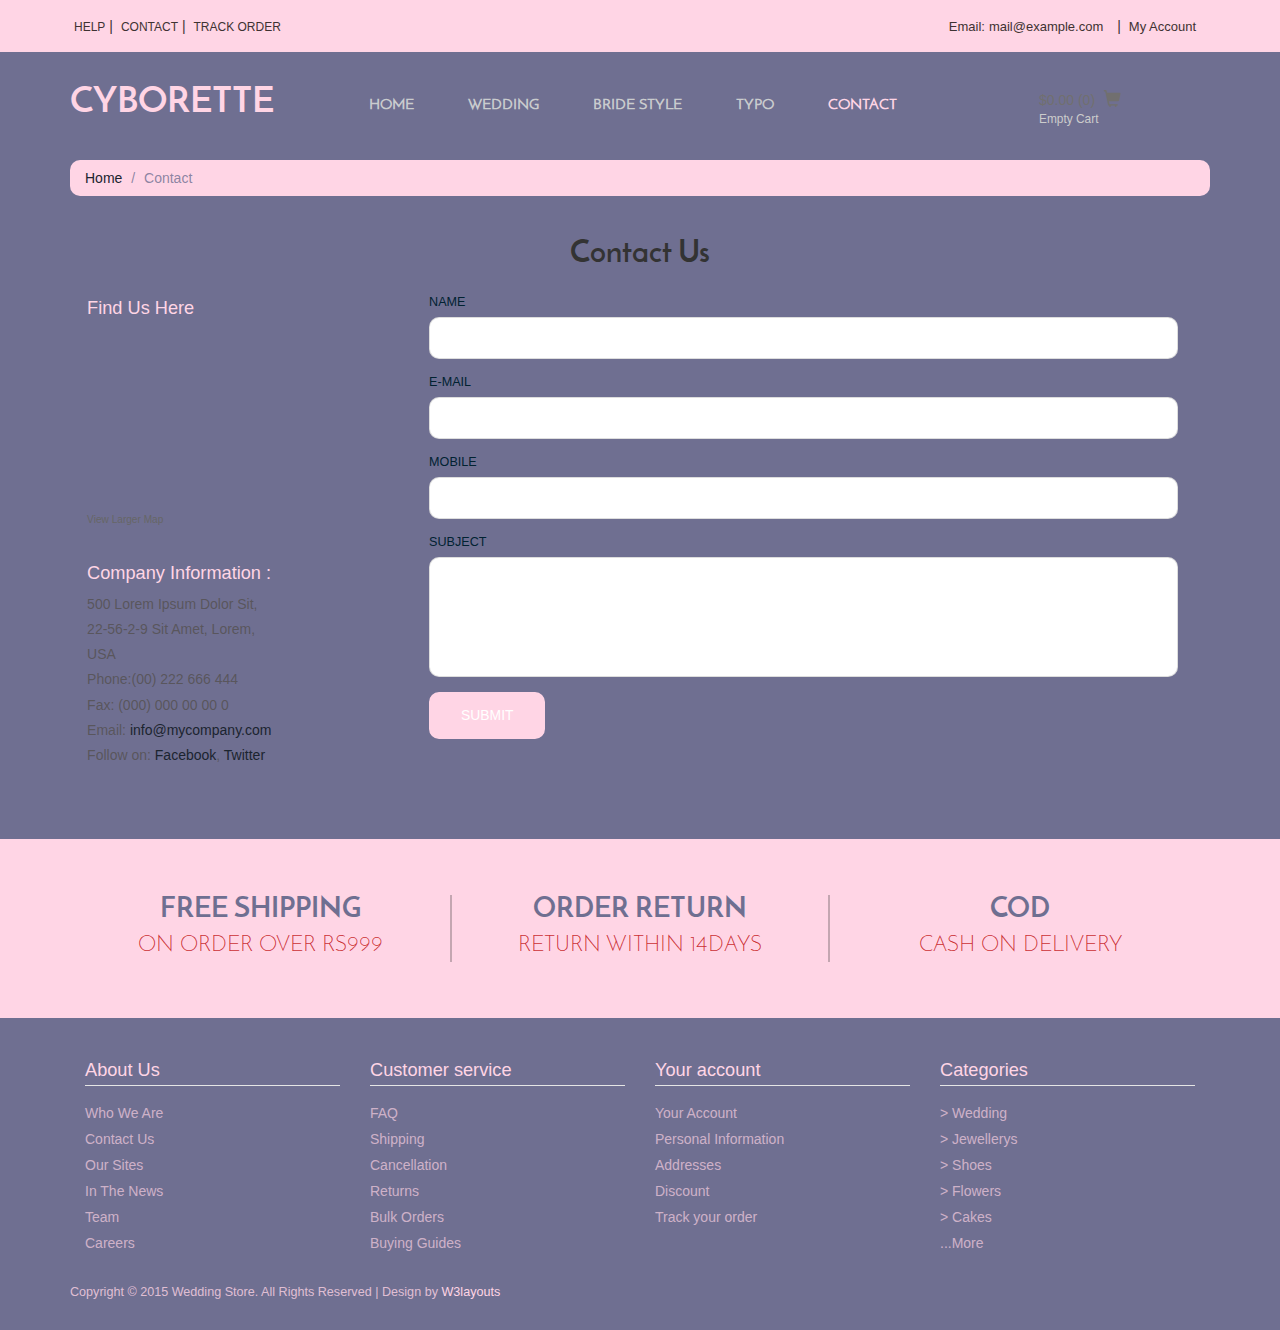
<file: saitebi/wedding_store-web/web/contact.html>
<!--A Design by W3layouts 
Author: W3layout
Author URL: http://w3layouts.com
License: Creative Commons Attribution 3.0 Unported
License URL: http://creativecommons.org/licenses/by/3.0/
-->
<!DOCTYPE html>
<html>
<head>
<title>Wedding Store A Ecommerce Category Flat Bootstrap Responsive Website Template | Contact :: w3layouts</title>
<link href="css/bootstrap.css" rel="stylesheet" type="text/css" media="all" />
<!-- jQuery (necessary for Bootstrap's JavaScript plugins) -->
<script src="js/jquery.min.js"></script>
<!-- Custom Theme files -->
<!--theme-style-->
<link href="css/style.css" rel="stylesheet" type="text/css" media="all" />	
<!--//theme-style-->
<meta name="viewport" content="width=device-width, initial-scale=1">
<meta http-equiv="Content-Type" content="text/html; charset=utf-8" />
<meta name="keywords" content="Wedding Store Responsive web template, Bootstrap Web Templates, Flat Web Templates, Andriod Compatible web template, 
Smartphone Compatible web template, free webdesigns for Nokia, Samsung, LG, SonyErricsson, Motorola web design" />
<script type="application/x-javascript"> addEventListener("load", function() { setTimeout(hideURLbar, 0); }, false); function hideURLbar(){ window.scrollTo(0,1); } </script>
<!-- start menu -->
<script src="js/simpleCart.min.js"> </script>
<!-- start menu -->
<link href="css/memenu.css" rel="stylesheet" type="text/css" media="all" />
<script type="text/javascript" src="js/memenu.js"></script>
<script>$(document).ready(function(){$(".memenu").memenu();});</script>	
<!-- /start menu -->
</head>
<body> 
<!--header-->	
<div class="top_bg">
	<div class="container">
		<div class="header_top-sec">
			<div class="top_right">
				<ul>
					<li><a href="#">help</a></li>|
					<li><a href="contact.html">Contact</a></li>|
					<li><a href="login.html">Track Order</a></li>
				</ul>
			</div>
			<div class="top_left">
				<ul>
					<li class="top_link">Email:<a href="mailto:info@example.com">mail@example.com</a></li>|
					<li class="top_link"><a href="login.html">My Account</a></li>				
				</ul>
			</div>
				<div class="clearfix"> </div>
		</div>
	</div>
</div>
<div class="header-top">
	 <div class="header-bottom">
		 <div class="container">			
				<div class="logo">
					<a href="index.html"><h1>CYBORETTE</h1></a>
				</div>
			 <!---->
		 
			 <div class="top-nav">
				<ul class="memenu skyblue"><li><a href="index.html">Home</a></li>
					<li><a href="#">Wedding</a>
						<div class="mepanel">
							<div class="row">
								<div class="col1 me-one">
									<h4>Shop</h4>
									<ul>
										<li><a href="product.html">New Arrivals</a></li>
										<li><a href="product.html">Men</a></li>
										<li><a href="product.html">Women</a></li>
										<li><a href="product.html">Accessories</a></li>
										<li><a href="product.html">Kids</a></li>
										<li><a href="login.html">login</a></li>
										<li><a href="product.html">Brands</a></li>
										<li><a href="product.html">My Shopping Bag</a></li>
									</ul>
								</div>
								<div class="col1 me-one">
									<h4>Style Zone</h4>
									<ul>
										<li><a href="product.html">Men</a></li>
										<li><a href="product.html">Women</a></li>
										<li><a href="product.html">Brands</a></li>
										<li><a href="product.html">Kids</a></li>
										<li><a href="product.html">Accessories</a></li>
										<li><a href="product.html">Style Videos</a></li>
									</ul>	
								</div>
								<div class="col1 me-one">
									<h4>Popular Brands</h4>
									<ul>
										<li><a href="product.html">Levis</a></li>
										<li><a href="product.html">Persol</a></li>
										<li><a href="product.html">Nike</a></li>
										<li><a href="product.html">Edwin</a></li>
										<li><a href="product.html">New Balance</a></li>
										<li><a href="product.html">Jack & Jones</a></li>
										<li><a href="product.html">Paul Smith</a></li>
										<li><a href="product.html">Ray-Ban</a></li>
										<li><a href="product.html">Wood Wood</a></li>
									</ul>	
								</div>
							</div>
						</div>
					</li>
					<li class="grid"><a href="#">Bride Style</a>
						<div class="mepanel">
							<div class="row">
								<div class="col1 me-one">
									<h4>Shop</h4>
									<ul>
										<li><a href="product.html">New Arrivals</a></li>
										<li><a href="product.html">Men</a></li>
										<li><a href="product.html">Women</a></li>
										<li><a href="product.html">Accessories</a></li>
										<li><a href="product.html">Kids</a></li>
										<li><a href="login.html">login</a></li>
										<li><a href="product.html">Brands</a></li>
										<li><a href="product.html">My Shopping Bag</a></li>
									</ul>
								</div>
								<div class="col1 me-one">
									<h4>Style Zone</h4>
									<ul>
										<li><a href="product.html">Men</a></li>
										<li><a href="product.html">Women</a></li>
										<li><a href="product.html">Brands</a></li>
										<li><a href="product.html">Kids</a></li>
										<li><a href="product.html">Accessories</a></li>
										<li><a href="product.html">Style Videos</a></li>
									</ul>	
								</div>
								<div class="col1 me-one">
									<h4>Popular Brands</h4>
									<ul>
										<li><a href="product.html">Levis</a></li>
										<li><a href="product.html">Persol</a></li>
										<li><a href="product.html">Nike</a></li>
										<li><a href="product.html">Edwin</a></li>
										<li><a href="product.html">New Balance</a></li>
										<li><a href="product.html">Jack & Jones</a></li>
										<li><a href="product.html">Paul Smith</a></li>
										<li><a href="product.html">Ray-Ban</a></li>
										<li><a href="product.html">Wood Wood</a></li>
									</ul>	
								</div>
							</div>
						</div>
					</li>
					<li><a href="typo.html">Typo</a></li>
					<li class="active"><a href="contact.html">Contact</a></li>
				</ul>
				<div class="clearfix"> </div>
			 </div>
			 <!---->
			 <div class="cart box_1">
				 <a href="checkout.html">
					<h3> <div class="total">
					<span class="simpleCart_total"></span> (<span id="simpleCart_quantity" class="simpleCart_quantity"></span>)</div>
					<span class="glyphicon glyphicon-shopping-cart" aria-hidden="true"></span></h3>
				</a>
				<p><a href="javascript:;" class="simpleCart_empty">Empty Cart</a></p>
			 	<div class="clearfix"> </div>
			 </div>
			 <div class="clearfix"> </div>
			 <!---->			 
			 </div>
			<div class="clearfix"> </div>
	  </div>
</div>
<!---->
<div class="contact">
	  <div class="container">
		 <ol class="breadcrumb">
		  <li><a href="index.html">Home</a></li>
		  <li class="active">Contact</li>
		 </ol>
			<!---start-contact---->
			<h3>Contact Us</h3>
		  <div class="section group">				
				<div class="col-md-6 span_1_of_3">
					<div class="contact_info">
			    	 	<h4>Find Us Here</h4>
			    	 		<div class="map">
					   			<iframe width="100%" height="175" frameborder="0" scrolling="no" marginheight="0" marginwidth="0" src="https://maps.google.co.in/maps?f=q&amp;source=s_q&amp;hl=en&amp;geocode=&amp;q=Lighthouse+Point,+FL,+United+States&amp;aq=4&amp;oq=light&amp;sll=26.275636,-80.087265&amp;sspn=0.04941,0.104628&amp;ie=UTF8&amp;hq=&amp;hnear=Lighthouse+Point,+Broward,+Florida,+United+States&amp;t=m&amp;z=14&amp;ll=26.275636,-80.087265&amp;output=embed"></iframe><br><small><a href="https://maps.google.co.in/maps?f=q&amp;source=embed&amp;hl=en&amp;geocode=&amp;q=Lighthouse+Point,+FL,+United+States&amp;aq=4&amp;oq=light&amp;sll=26.275636,-80.087265&amp;sspn=0.04941,0.104628&amp;ie=UTF8&amp;hq=&amp;hnear=Lighthouse+Point,+Broward,+Florida,+United+States&amp;t=m&amp;z=14&amp;ll=26.275636,-80.087265" style="color:#666;text-align:left;font-size:0.85em">View Larger Map</a></small>
					   		</div>
      				</div>
      			<div class="company_address">
				     	<h4>Company Information :</h4>
						    	<p>500 Lorem Ipsum Dolor Sit,</p>
						   		<p>22-56-2-9 Sit Amet, Lorem,</p>
						   		<p>USA</p>
				   		<p>Phone:(00) 222 666 444</p>
				   		<p>Fax: (000) 000 00 00 0</p>
				 	 	<p>Email: <a href="mailto:info@example.com">info@mycompany.com</a></p>
				   		<p>Follow on: <a href="#">Facebook</a>, <a href="#">Twitter</a></p>
				   </div>
				</div>				
				<div class="col-md-6 span_2_of_3">
				  <div class="contact-form">
					    <form>
					    	<div>
						    	<span><label>NAME</label></span>
						    	<span><input name="userName" type="text" class="textbox"></span>
						    </div>
						    <div>
						    	<span><label>E-MAIL</label></span>
						    	<span><input name="userEmail" type="text" class="textbox"></span>
						    </div>
						    <div>
						     	<span><label>MOBILE</label></span>
						    	<span><input name="userPhone" type="text" class="textbox"></span>
						    </div>
						    <div>
						    	<span><label>SUBJECT</label></span>
						    	<span><textarea name="userMsg"> </textarea></span>
						    </div>
						   <div>
						   		<span><input type="submit" class="mybutton" value="Submit"></span>
						  </div>
					    </form>

				    </div>
  				</div>				
		  </div>
	  </div>
 </div>
<!---->
<div class="shoping">
	 <div class="container">
		 <div class="shpng-grids">
			 <div class="col-md-4 shpng-grid">
				 <h3>Free Shipping</h3>
				 <p>On Order Over Rs999</p>
			 </div>
			 <div class="col-md-4 shpng-grid">
				 <h3>Order Return</h3>
				 <p>Return Within 14days</p>
			 </div>
			 <div class="col-md-4 shpng-grid">
				 <h3>COD</h3>
				 <p>Cash On Delivery</p>
			 </div>
			 <div class="clearfix"></div>
		 </div>
	 </div>
</div>
<!---->
<div class="footer">
	 <div class="container">
		 <div class="ftr-grids">
			 <div class="col-md-3 ftr-grid">
				 <h4>About Us</h4>
				 <ul>
					 <li><a href="#">Who We Are</a></li>
					 <li><a href="contact.html">Contact Us</a></li>
					 <li><a href="#">Our Sites</a></li>
					 <li><a href="#">In The News</a></li>
					 <li><a href="#">Team</a></li>
					 <li><a href="#">Careers</a></li>					 
				 </ul>
			 </div>
			 <div class="col-md-3 ftr-grid">
				 <h4>Customer service</h4>
				 <ul>
					 <li><a href="#">FAQ</a></li>
					 <li><a href="#">Shipping</a></li>
					 <li><a href="#">Cancellation</a></li>
					 <li><a href="#">Returns</a></li>
					 <li><a href="#">Bulk Orders</a></li>
					 <li><a href="#">Buying Guides</a></li>					 
				 </ul>
			 </div>
			 <div class="col-md-3 ftr-grid">
				 <h4>Your account</h4>
				 <ul>
					 <li><a href="account.html">Your Account</a></li>
					 <li><a href="#">Personal Information</a></li>
					 <li><a href="#">Addresses</a></li>
					 <li><a href="#">Discount</a></li>
					 <li><a href="#">Track your order</a></li>					 					 
				 </ul>
			 </div>
			 <div class="col-md-3 ftr-grid">
				 <h4>Categories</h4>
				 <ul>
					 <li><a href="#">> Wedding</a></li>
					 <li><a href="#">> Jewellerys</a></li>
					 <li><a href="#">> Shoes</a></li>
					 <li><a href="#">> Flowers</a></li>
					 <li><a href="#">> Cakes</a></li>
					 <li><a href="#">...More</a></li>					 
				 </ul>
			 </div>
			 <div class="clearfix"></div>
		 </div>		
	 </div>
</div>
<!---->
 <div class="copywrite">
	 <div class="container">
			 <p>Copyright © 2015 Wedding Store. All Rights Reserved | Design by <a href="http://w3layouts.com">W3layouts</a></p>
		 </div>
</div>		 
</body>
</html>
</file>
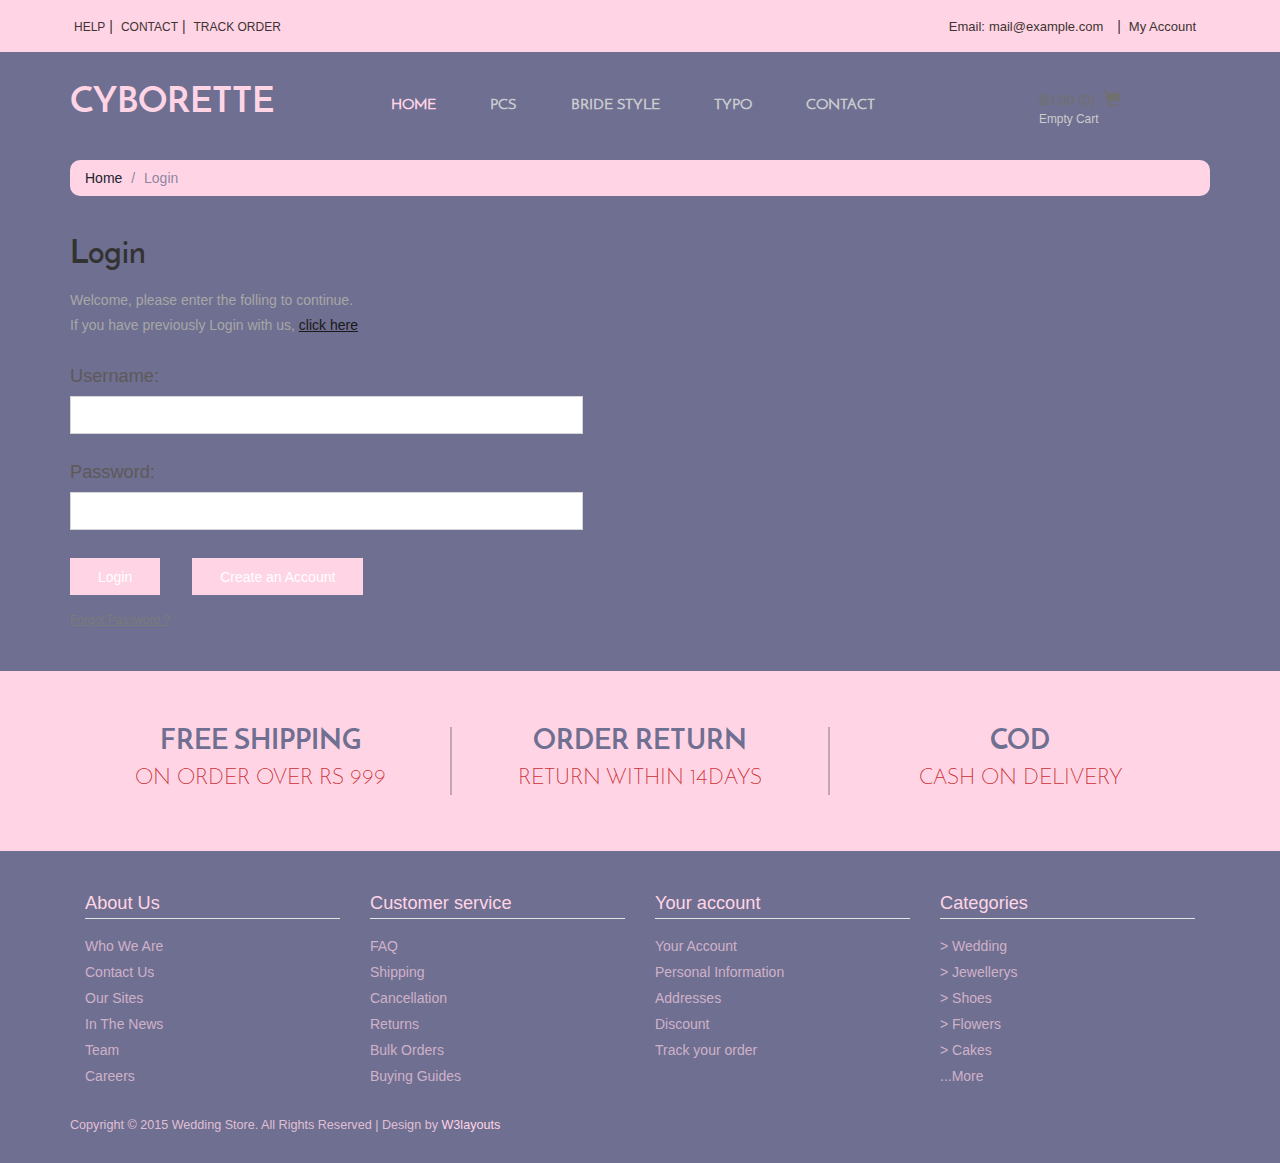
<file: saitebi/wedding_store-web/web/login.html>
<!--A Design by W3layouts 
Author: W3layout
Author URL: http://w3layouts.com
License: Creative Commons Attribution 3.0 Unported
License URL: http://creativecommons.org/licenses/by/3.0/
-->
<!DOCTYPE html>
<html>
<head>
<title>Wedding Store A Ecommerce Category Flat Bootstrap Responsive Website Template | Login :: w3layouts</title>
<link href="css/bootstrap.css" rel="stylesheet" type="text/css" media="all" />
<!-- jQuery (necessary for Bootstrap's JavaScript plugins) -->
<script src="js/jquery.min.js"></script>
<!-- Custom Theme files -->
<!--theme-style-->
<link href="css/style.css" rel="stylesheet" type="text/css" media="all" />	
<!--//theme-style-->
<meta name="viewport" content="width=device-width, initial-scale=1">
<meta http-equiv="Content-Type" content="text/html; charset=utf-8" />
<meta name="keywords" content="Wedding Store Responsive web template, Bootstrap Web Templates, Flat Web Templates, Andriod Compatible web template, 
Smartphone Compatible web template, free webdesigns for Nokia, Samsung, LG, SonyErricsson, Motorola web design" />
<script type="application/x-javascript"> addEventListener("load", function() { setTimeout(hideURLbar, 0); }, false); function hideURLbar(){ window.scrollTo(0,1); } </script>
<!-- start menu -->
<script src="js/simpleCart.min.js"> </script>
<!-- start menu -->
<link href="css/memenu.css" rel="stylesheet" type="text/css" media="all" />
<script type="text/javascript" src="js/memenu.js"></script>
<script>$(document).ready(function(){$(".memenu").memenu();});</script>	
<!-- /start menu -->
</head>
<body> 
<!--header-->	
<div class="top_bg">
	<div class="container">
		<div class="header_top-sec">
			<div class="top_right">
				<ul>
					<li><a href="#">help</a></li>|
					<li><a href="contact.html">Contact</a></li>|
					<li><a href="login.html">Track Order</a></li>
				</ul>
			</div>
			<div class="top_left">
				<ul>
					<li class="top_link">Email:<a href="mailto:info@example.com">mail@example.com</a></li>|
					<li class="top_link"><a href="login.html">My Account</a></li>					
				</ul>
			</div>
				<div class="clearfix"> </div>
		</div>
	</div>
</div>
<div class="header-top">
	 <div class="header-bottom">
		 <div class="container">			
				<div class="logo">
					<a href="index.html"><h1>CYBORETTE</h1></a>
				</div>
			 <!---->
		 
			 <div class="top-nav">
				<ul class="memenu skyblue"><li class="active"><a href="index.html">Home</a></li>
					<li class="grid"><a href="#">PCs</a>
						<div class="mepanel">
							<div class="row">
								<div class="col1 me-one">
									<h4>Shop</h4>
									<ul>
										<li><a href="product.html">New Arrivals</a></li>
										<li><a href="product.html">Men</a></li>
										<li><a href="product.html">Women</a></li>
										<li><a href="product.html">Accessories</a></li>
										<li><a href="product.html">Kids</a></li>
										<li><a href="login.html">login</a></li>
										<li><a href="product.html">Brands</a></li>
										<li><a href="product.html">My Shopping Bag</a></li>
									</ul>
								</div>
								<div class="col1 me-one">
									<h4>Style Zone</h4>
									<ul>
										<li><a href="product.html">Men</a></li>
										<li><a href="product.html">Women</a></li>
										<li><a href="product.html">Brands</a></li>
										<li><a href="product.html">Kids</a></li>
										<li><a href="product.html">Accessories</a></li>
										<li><a href="product.html">Style Videos</a></li>
									</ul>	
								</div>
								<div class="col1 me-one">
									<h4>Popular Brands</h4>
									<ul>
										<li><a href="product.html">Levis</a></li>
										<li><a href="product.html">Persol</a></li>
										<li><a href="product.html">Nike</a></li>
										<li><a href="product.html">Edwin</a></li>
										<li><a href="product.html">New Balance</a></li>
										<li><a href="product.html">Jack & Jones</a></li>
										<li><a href="product.html">Paul Smith</a></li>
										<li><a href="product.html">Ray-Ban</a></li>
										<li><a href="product.html">Wood Wood</a></li>
									</ul>	
								</div>
							</div>
						</div>
					</li>
					<li class="grid"><a href="#">Bride Style</a>
						<div class="mepanel">
							<div class="row">
								<div class="col1 me-one">
									<h4>Shop</h4>
									<ul>
										<li><a href="product.html">New Arrivals</a></li>
										<li><a href="product.html">Men</a></li>
										<li><a href="product.html">Women</a></li>
										<li><a href="product.html">Accessories</a></li>
										<li><a href="product.html">Kids</a></li>
										<li><a href="login.html">login</a></li>
										<li><a href="product.html">Brands</a></li>
										<li><a href="product.html">My Shopping Bag</a></li>
									</ul>
								</div>
								<div class="col1 me-one">
									<h4>Style Zone</h4>
									<ul>
										<li><a href="product.html">Men</a></li>
										<li><a href="product.html">Women</a></li>
										<li><a href="product.html">Brands</a></li>
										<li><a href="product.html">Kids</a></li>
										<li><a href="product.html">Accessories</a></li>
										<li><a href="product.html">Style Videos</a></li>
									</ul>	
								</div>
								<div class="col1 me-one">
									<h4>Popular Brands</h4>
									<ul>
										<li><a href="product.html">Levis</a></li>
										<li><a href="product.html">Persol</a></li>
										<li><a href="product.html">Nike</a></li>
										<li><a href="product.html">Edwin</a></li>
										<li><a href="product.html">New Balance</a></li>
										<li><a href="product.html">Jack & Jones</a></li>
										<li><a href="product.html">Paul Smith</a></li>
										<li><a href="product.html">Ray-Ban</a></li>
										<li><a href="product.html">Wood Wood</a></li>
									</ul>	
								</div>
							</div>
						</div>
					</li>
					<li class="grid"><a href="typo.html">Typo</a></li>
					<li class="grid"><a href="contact.html">Contact</a></li>
				</ul>
				<div class="clearfix"> </div>
			 </div>
			 <!---->
			 <div class="cart box_1">
				 <a href="checkout.html">
					<h3> <div class="total">
					<span class="simpleCart_total"></span> (<span id="simpleCart_quantity" class="simpleCart_quantity"></span>)</div>
					<span class="glyphicon glyphicon-shopping-cart" aria-hidden="true"></span></h3>
				</a>
				<p><a href="javascript:;" class="simpleCart_empty">Empty Cart</a></p>
			 	<div class="clearfix"> </div>
			 </div>
			 <div class="clearfix"> </div>
			 <!---->			 
			 </div>
			<div class="clearfix"> </div>
	  </div>
</div>
<!---->
<div class="login_sec">
	 <div class="container">
		 <ol class="breadcrumb">
		  <li><a href="index.html">Home</a></li>
		  <li class="active">Login</li>
		 </ol>
		 <h2>Login</h2>
		 <div class="col-md-6 log">			 
				 <p>Welcome, please enter the folling to continue.</p>
				 <p>If you have previously Login with us, <span>click here</span></p>
				 <form>
					 <h5>Username:</h5>	
					 <input type="text" value="">
					 <h5>Password:</h5>
					 <input type="password" value="">					
					 <input type="submit" value="Login">					 
					  <a class="acount-btn" href="account.html">Create an Account</a>
				 </form>
				 <a href="#">Forgot Password ?</a>
					
		 </div>	
				
		 <div class="clearfix"></div>
	 </div>
</div>
<!---->
<div class="shoping">
	 <div class="container">
		 <div class="shpng-grids">
			 <div class="col-md-4 shpng-grid">
				 <h3>Free Shipping</h3>
				 <p>On Order Over Rs 999</p>
			 </div>
			 <div class="col-md-4 shpng-grid">
				 <h3>Order Return</h3>
				 <p>Return Within 14days</p>
			 </div>
			 <div class="col-md-4 shpng-grid">
				 <h3>COD</h3>
				 <p>Cash On Delivery</p>
			 </div>
			 <div class="clearfix"></div>
		 </div>
	 </div>
</div>
<!---->
<div class="footer">
	 <div class="container">
		 <div class="ftr-grids">
			 <div class="col-md-3 ftr-grid">
				 <h4>About Us</h4>
				 <ul>
					 <li><a href="#">Who We Are</a></li>
					 <li><a href="contact.html">Contact Us</a></li>
					 <li><a href="#">Our Sites</a></li>
					 <li><a href="#">In The News</a></li>
					 <li><a href="#">Team</a></li>
					 <li><a href="#">Careers</a></li>					 
				 </ul>
			 </div>
			 <div class="col-md-3 ftr-grid">
				 <h4>Customer service</h4>
				 <ul>
					 <li><a href="#">FAQ</a></li>
					 <li><a href="#">Shipping</a></li>
					 <li><a href="#">Cancellation</a></li>
					 <li><a href="#">Returns</a></li>
					 <li><a href="#">Bulk Orders</a></li>
					 <li><a href="#">Buying Guides</a></li>					 
				 </ul>
			 </div>
			 <div class="col-md-3 ftr-grid">
				 <h4>Your account</h4>
				 <ul>
					 <li><a href="account.html">Your Account</a></li>
					 <li><a href="#">Personal Information</a></li>
					 <li><a href="#">Addresses</a></li>
					 <li><a href="#">Discount</a></li>
					 <li><a href="#">Track your order</a></li>					 					 
				 </ul>
			 </div>
			 <div class="col-md-3 ftr-grid">
				 <h4>Categories</h4>
				 <ul>
					 <li><a href="#">> Wedding</a></li>
					 <li><a href="#">> Jewellerys</a></li>
					 <li><a href="#">> Shoes</a></li>
					 <li><a href="#">> Flowers</a></li>
					 <li><a href="#">> Cakes</a></li>
					 <li><a href="#">...More</a></li>					 
				 </ul>
			 </div>
			 <div class="clearfix"></div>
		 </div>		
	 </div>
</div>
<!---->
 <div class="copywrite">
	 <div class="container">
			 <p>Copyright © 2015 Wedding Store. All Rights Reserved | Design by <a href="http://w3layouts.com">W3layouts</a></p>
		 </div>
</div>		 
</body>
</html>
</file>
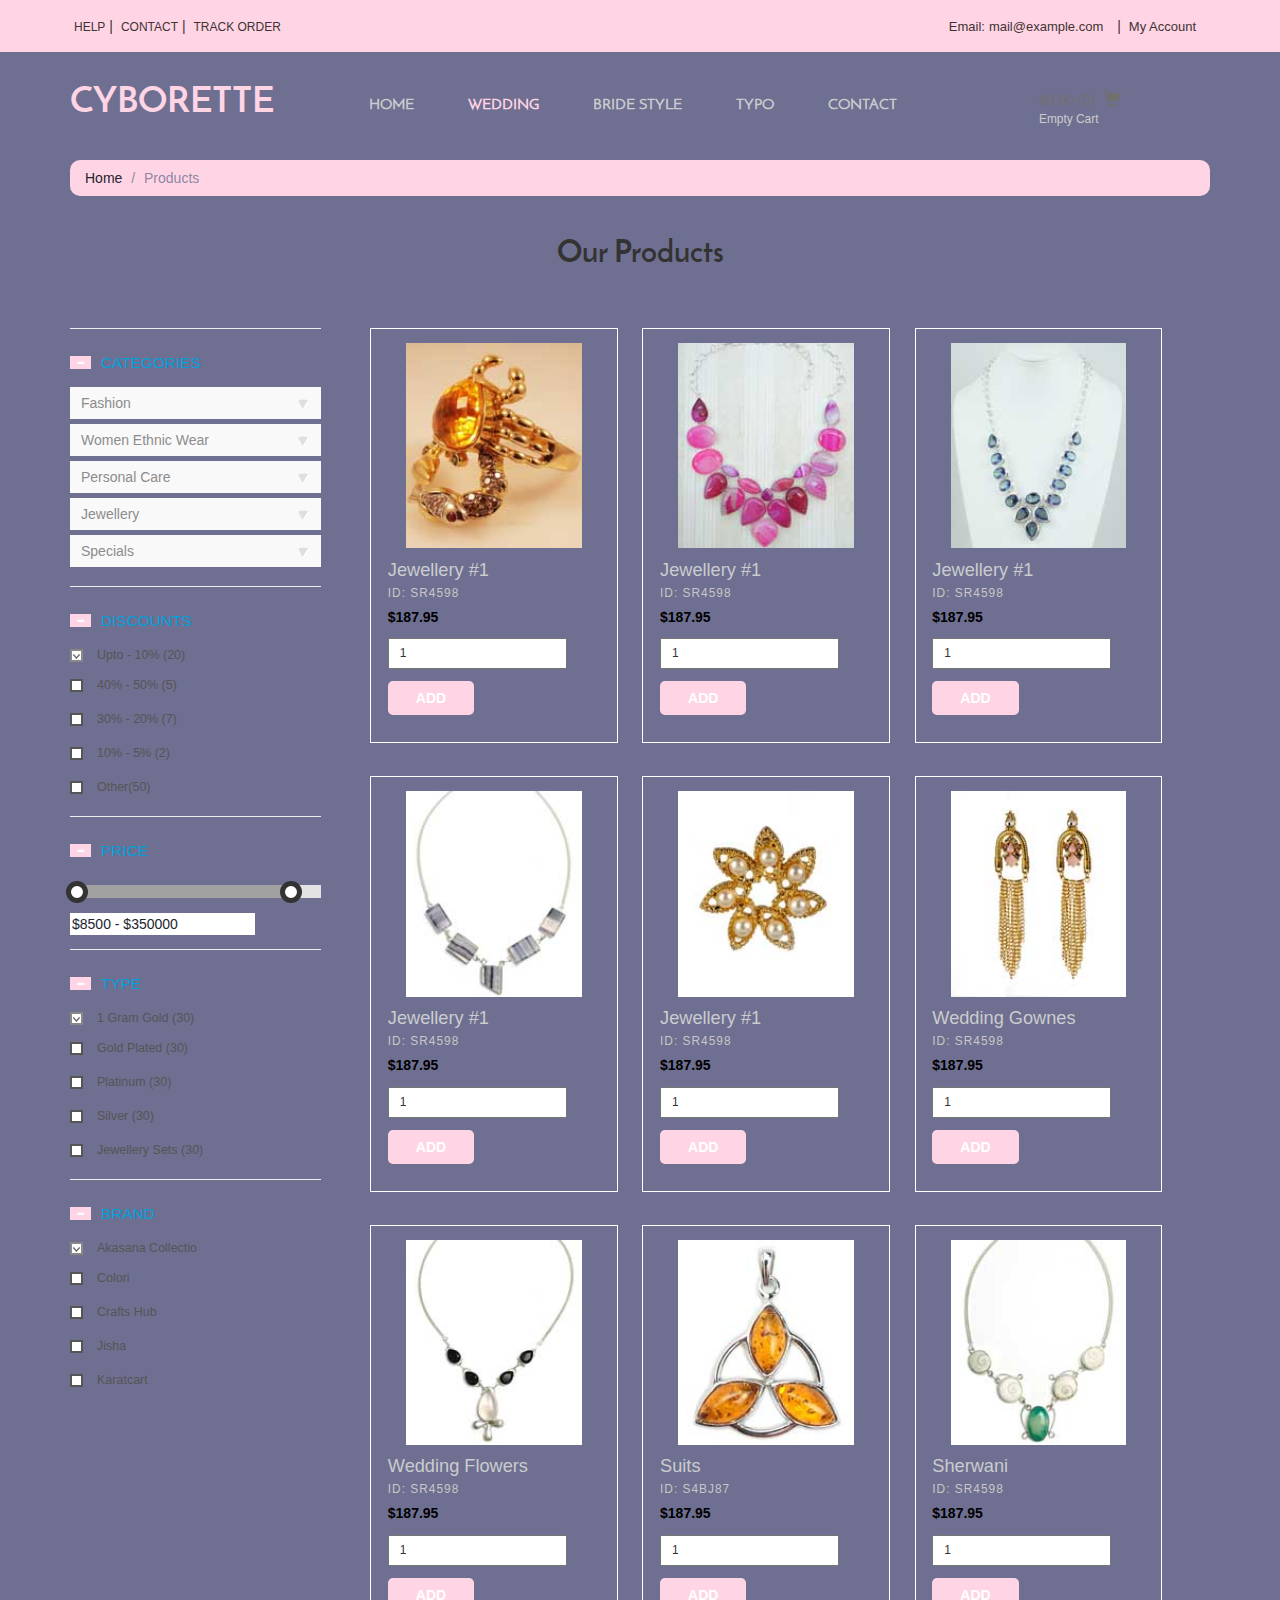
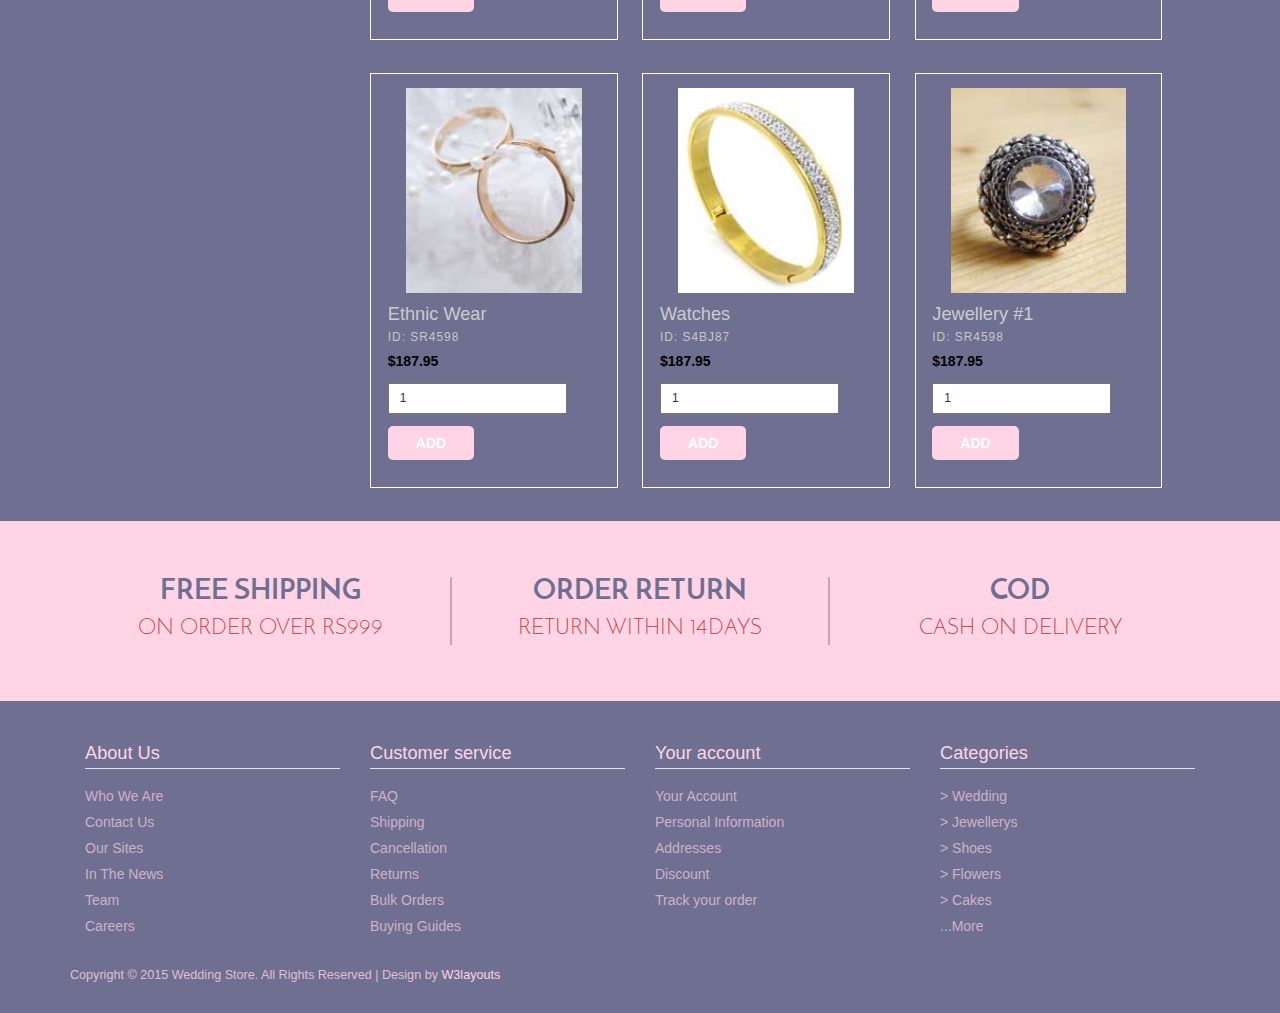
<file: saitebi/wedding_store-web/web/product.html>
<!--A Design by W3layouts 
Author: W3layout
Author URL: http://w3layouts.com
License: Creative Commons Attribution 3.0 Unported
License URL: http://creativecommons.org/licenses/by/3.0/
-->
<!DOCTYPE html>
<html>
<head>
<title>Wedding Store A Ecommerce Category Flat Bootstrap Responsive Website Template | Products :: w3layouts</title>
<link href="css/bootstrap.css" rel="stylesheet" type="text/css" media="all" />
<!-- jQuery (necessary for Bootstrap's JavaScript plugins) -->
<script src="js/jquery.min.js"></script>
<!-- Custom Theme files -->
<!--theme-style-->
<link href="css/style.css" rel="stylesheet" type="text/css" media="all" />	
<!--//theme-style-->
<meta name="viewport" content="width=device-width, initial-scale=1">
<meta http-equiv="Content-Type" content="text/html; charset=utf-8" />
<meta name="keywords" content="Wedding Store Responsive web template, Bootstrap Web Templates, Flat Web Templates, Andriod Compatible web template, 
Smartphone Compatible web template, free webdesigns for Nokia, Samsung, LG, SonyErricsson, Motorola web design" />
<script type="application/x-javascript"> addEventListener("load", function() { setTimeout(hideURLbar, 0); }, false); function hideURLbar(){ window.scrollTo(0,1); } </script>
<!-- start menu -->
<script src="js/simpleCart.min.js"> </script>
<!-- start menu -->
<link href="css/memenu.css" rel="stylesheet" type="text/css" media="all" />
<script type="text/javascript" src="js/memenu.js"></script>
<script>$(document).ready(function(){$(".memenu").memenu();});</script>	
<!-- /start menu -->
<link href="css/form.css" rel="stylesheet" type="text/css" media="all" />

</head>
<body> 
<!--header-->	
<div class="top_bg">
	<div class="container">
		<div class="header_top-sec">
			<div class="top_right">
				<ul>
					<li><a href="#">help</a></li>|
					<li><a href="contact.html">Contact</a></li>|
					<li><a href="login.html">Track Order</a></li>
				</ul>
			</div>
			<div class="top_left">
				<ul>
					<li class="top_link">Email:<a href="mailto:info@example.com">mail@example.com</a></li>|
					<li class="top_link"><a href="login.html">My Account</a></li>					
				</ul>
			</div>
				<div class="clearfix"> </div>
		</div>
	</div>
</div>
<div class="header-top">
	 <div class="header-bottom">
		 <div class="container">			
				<div class="logo">
          <a href="index.html"><h1>CYBORETTE</h1></a>
				</div>
			 <!---->
		 
			 <div class="top-nav">
				<ul class="memenu skyblue"><li><a href="index.html">Home</a></li>
					<li class="active"><a href="#">Wedding</a>
						<div class="mepanel">
							<div class="row">
								<div class="col1 me-one">
									<h4>Shop</h4>
									<ul>
										<li><a href="product.html">New Arrivals</a></li>
										<li><a href="product.html">Men</a></li>
										<li><a href="product.html">Women</a></li>
										<li><a href="product.html">Accessories</a></li>
										<li><a href="product.html">Kids</a></li>
										<li><a href="login.html">login</a></li>
										<li><a href="product.html">Brands</a></li>
										<li><a href="product.html">My Shopping Bag</a></li>
									</ul>
								</div>
								<div class="col1 me-one">
									<h4>Style Zone</h4>
									<ul>
										<li><a href="product.html">Men</a></li>
										<li><a href="product.html">Women</a></li>
										<li><a href="product.html">Brands</a></li>
										<li><a href="product.html">Kids</a></li>
										<li><a href="product.html">Accessories</a></li>
										<li><a href="product.html">Style Videos</a></li>
									</ul>	
								</div>
								<div class="col1 me-one">
									<h4>Popular Brands</h4>
									<ul>
										<li><a href="product.html">Levis</a></li>
										<li><a href="product.html">Persol</a></li>
										<li><a href="product.html">Nike</a></li>
										<li><a href="product.html">Edwin</a></li>
										<li><a href="product.html">New Balance</a></li>
										<li><a href="product.html">Jack & Jones</a></li>
										<li><a href="product.html">Paul Smith</a></li>
										<li><a href="product.html">Ray-Ban</a></li>
										<li><a href="product.html">Wood Wood</a></li>
									</ul>	
								</div>
							</div>
						</div>
					</li>
					<li class="grid"><a href="#">Bride Style</a>
						<div class="mepanel">
							<div class="row">
								<div class="col1 me-one">
									<h4>Shop</h4>
									<ul>
										<li><a href="product.html">New Arrivals</a></li>
										<li><a href="product.html">Men</a></li>
										<li><a href="product.html">Women</a></li>
										<li><a href="product.html">Accessories</a></li>
										<li><a href="product.html">Kids</a></li>
										<li><a href="login.html">login</a></li>
										<li><a href="product.html">Brands</a></li>
										<li><a href="product.html">My Shopping Bag</a></li>
									</ul>
								</div>
								<div class="col1 me-one">
									<h4>Style Zone</h4>
									<ul>
										<li><a href="product.html">Men</a></li>
										<li><a href="product.html">Women</a></li>
										<li><a href="product.html">Brands</a></li>
										<li><a href="product.html">Kids</a></li>
										<li><a href="product.html">Accessories</a></li>
										<li><a href="product.html">Style Videos</a></li>
									</ul>	
								</div>
								<div class="col1 me-one">
									<h4>Popular Brands</h4>
									<ul>
										<li><a href="product.html">Levis</a></li>
										<li><a href="product.html">Persol</a></li>
										<li><a href="product.html">Nike</a></li>
										<li><a href="product.html">Edwin</a></li>
										<li><a href="product.html">New Balance</a></li>
										<li><a href="product.html">Jack & Jones</a></li>
										<li><a href="product.html">Paul Smith</a></li>
										<li><a href="product.html">Ray-Ban</a></li>
										<li><a href="product.html">Wood Wood</a></li>
									</ul>	
								</div>
							</div>
						</div>
					</li>
					<li class="grid"><a href="typo.html">Typo</a></li>
					<li class="grid"><a href="contact.html">Contact</a></li>
				</ul>
				<div class="clearfix"> </div>
			 </div>
			 <!---->
			 <div class="cart box_1">
				 <a href="checkout.html">
					<h3> <div class="total">
					<span class="simpleCart_total"></span> (<span id="simpleCart_quantity" class="simpleCart_quantity"></span>)</div>
					<span class="glyphicon glyphicon-shopping-cart" aria-hidden="true"></span></h3>
				</a>
				<p><a href="javascript:;" class="simpleCart_empty">Empty Cart</a></p>
			 	<div class="clearfix"> </div>
			 </div>
			 <div class="clearfix"> </div>
			 <!---->			 
			 </div>
			<div class="clearfix"> </div>
	  </div>
</div>
<!---->
<!--header//-->
<div class="product-model">	 
	 <div class="container">
			<ol class="breadcrumb">
		  <li><a href="index.html">Home</a></li>
		  <li class="active">Products</li>
		 </ol>
			<h2>Our Products</h2>			
		 <div class="col-md-9 product-model-sec">
					 <a href="single.html"><div class="product-grid love-grid">
						<div class="more-product"><span> </span></div>						
						<div class="product-img b-link-stripe b-animate-go  thickbox">
							<img src="images/p1.jpg" class="img-responsive" alt=""/>
							<div class="b-wrapper">
							<h4 class="b-animate b-from-left  b-delay03">							
							<button class="btns"><span class="glyphicon glyphicon-zoom-in" aria-hidden="true"></span>Quick View</button>
							</h4>
							</div>
						</div></a>						
						<div class="product-info simpleCart_shelfItem">
							<div class="product-info-cust prt_name">
								<h4>Jewellery #1</h4>
								<p>ID: SR4598</p>
								<span class="item_price">$187.95</span>								
								<input type="text" class="item_quantity" value="1" />
								<input type="button" class="item_add items" value="ADD">
							</div>													
							<div class="clearfix"> </div>
						</div>
					</div>	
					
					 <a href="single.html"><div class="product-grid love-grid">
						<div class="more-product"><span> </span></div>						
						<div class="product-img b-link-stripe b-animate-go  thickbox">
							<img src="images/p2.jpg" class="img-responsive" alt=""/>
							<div class="b-wrapper">
							<h4 class="b-animate b-from-left  b-delay03">							
							<button class="btns"><span class="glyphicon glyphicon-zoom-in" aria-hidden="true"></span>Quick View</button>
							</h4>
							</div>
						</div></a>					
						<div class="product-info simpleCart_shelfItem">
							<div class="product-info-cust">
								<h4>Jewellery #1</h4>
								<p>ID: SR4598</p>
								<span class="item_price">$187.95</span>
								<input type="text" class="item_quantity" value="1" />
								<input type="button" class="item_add items" value="ADD">	
							</div>										
							<div class="clearfix"> </div>
						</div>
					</div>
					
					<a href="single.html"><div class="product-grid love-grid">
						<div class="more-product"><span> </span></div>						
						<div class="product-img b-link-stripe b-animate-go  thickbox">
							<img src="images/p3.jpg" class="img-responsive" alt=""/>
							<div class="b-wrapper">
							<h4 class="b-animate b-from-left  b-delay03">							
							<button class="btns"><span class="glyphicon glyphicon-zoom-in" aria-hidden="true"></span>Quick View</button>
							</h4>
							</div>
						</div>	</a>					
						<div class="product-info simpleCart_shelfItem">
							<div class="product-info-cust">
								<h4>Jewellery #1</h4>
								<p>ID: SR4598</p>
								<span class="item_price">$187.95</span>
								<input type="text" class="item_quantity" value="1" />
								<input type="button" class="item_add items" value="ADD">	
							</div>												
							<div class="clearfix"> </div>
						</div>
					</div>
					
					<a href="single.html"><div class="product-grid love-grid">
						<div class="more-product"><span> </span></div>						
						<div class="product-img b-link-stripe b-animate-go  thickbox">
							<img src="images/p4.jpg" class="img-responsive" alt=""/>
							<div class="b-wrapper">
							<h4 class="b-animate b-from-left  b-delay03">							
							<button class="btns"><span class="glyphicon glyphicon-zoom-in" aria-hidden="true"></span>Quick View</button>
							</h4>
							</div>
						</div></a>						
						<div class="product-info simpleCart_shelfItem">
							<div class="product-info-cust">
								<h4>Jewellery #1</h4>
								<p>ID: SR4598</p>
								<span class="item_price">$187.95</span>
								<input type="text" class="item_quantity" value="1" />
								<input type="button" class="item_add items" value="ADD">	
							</div>													
							<div class="clearfix"> </div>
						</div>
					</div>
					
					<a href="single.html"><div class="product-grid love-grid">
						<div class="more-product"><span> </span></div>						
						<div class="product-img b-link-stripe b-animate-go  thickbox">
							<img src="images/p5.jpg" class="img-responsive" alt=""/>
							<div class="b-wrapper">
							<h4 class="b-animate b-from-left  b-delay03">							
							<button class="btns"><span class="glyphicon glyphicon-zoom-in" aria-hidden="true"></span>Quick View</button>
							</h4>
							</div>
						</div></a>						
						<div class="product-info simpleCart_shelfItem">
							<div class="product-info-cust">
								<h4>Jewellery #1</h4>
								<p>ID: SR4598</p>
								<span class="item_price">$187.95</span>
								<input type="text" class="item_quantity" value="1" />
								<input type="button" class="item_add items" value="ADD">	
							</div>												
							<div class="clearfix"> </div>
						</div>
					</div>
					
					<a href="single.html"><div class="product-grid love-grid">
						<div class="more-product"><span> </span></div>						
						<div class="product-img b-link-stripe b-animate-go  thickbox">
							<img src="images/p6.jpg" class="img-responsive" alt=""/>
							<div class="b-wrapper">
							<h4 class="b-animate b-from-left  b-delay03">							
							<button class="btns"><span class="glyphicon glyphicon-zoom-in" aria-hidden="true"></span>Quick View</button>
							</h4>
							</div>
						</div></a>						
						<div class="product-info simpleCart_shelfItem">
							<div class="product-info-cust">
								<h4>Wedding Gownes</h4>
								<p>ID: SR4598</p>
								<span class="item_price">$187.95</span>
								<input type="text" class="item_quantity" value="1" />
								<input type="button" class="item_add items" value="ADD">	
							</div>													
							<div class="clearfix"> </div>
						</div>
					</div>
					<a href="single.html"><div class="product-grid love-grid">
						<div class="more-product"><span> </span></div>						
						<div class="product-img b-link-stripe b-animate-go  thickbox">
							<img src="images/p7.jpg" class="img-responsive" alt=""/>
							<div class="b-wrapper">
							<h4 class="b-animate b-from-left  b-delay03">							
							<button class="btns"><span class="glyphicon glyphicon-zoom-in" aria-hidden="true"></span>Quick View</button>
							</h4>
							</div>
						</div></a>						
						<div class="product-info simpleCart_shelfItem">
							<div class="product-info-cust">
								<h4>Wedding Flowers</h4>
								<p>ID: SR4598</p>
								<span class="item_price">$187.95</span>
								<input type="text" class="item_quantity" value="1" />
								<input type="button" class="item_add items" value="ADD">	
							</div>													
							<div class="clearfix"> </div>
						</div>
					</div>
					<a href="single.html"><div class="product-grid love-grid">
						<div class="more-product"><span> </span></div>						
						<div class="product-img b-link-stripe b-animate-go  thickbox">
							<img src="images/p8.jpg" class="img-responsive" alt=""/>
							<div class="b-wrapper">
							<h4 class="b-animate b-from-left  b-delay03">							
							<button class="btns"><span class="glyphicon glyphicon-zoom-in" aria-hidden="true"></span>Quick View</button>
							</h4>
							</div>
						</div></a>						
						<div class="product-info simpleCart_shelfItem">
							<div class="product-info-cust">
								<h4>Suits</h4>
								<p>ID: S4BJ87</p>
								<span class="item_price">$187.95</span>
								<input type="text" class="item_quantity" value="1" />
								<input type="button" class="item_add items" value="ADD">	
							</div>													
							<div class="clearfix"> </div>
						</div>
					</div>
					<a href="single.html"><div class="product-grid love-grid">
						<div class="more-product"><span> </span></div>						
						<div class="product-img b-link-stripe b-animate-go  thickbox">
							<img src="images/p9.jpg" class="img-responsive" alt=""/>
							<div class="b-wrapper">
							<h4 class="b-animate b-from-left  b-delay03">							
							<button class="btns"><span class="glyphicon glyphicon-zoom-in" aria-hidden="true"></span>Quick View</button>
							</h4>
							</div>
						</div></a>						
						<div class="product-info simpleCart_shelfItem">
							<div class="product-info-cust">
								<h4>Sherwani</h4>
								<p>ID: SR4598</p>
								<span class="item_price">$187.95</span>
								<input type="text" class="item_quantity" value="1" />
								<input type="button" class="item_add items" value="ADD">	
							</div>													
							<div class="clearfix"> </div>
						</div>
					</div>
					<a href="single.html"><div class="product-grid love-grid">
						<div class="more-product"><span> </span></div>						
						<div class="product-img b-link-stripe b-animate-go  thickbox">
							<img src="images/p10.jpg" class="img-responsive" alt=""/>
							<div class="b-wrapper">
							<h4 class="b-animate b-from-left  b-delay03">							
							<button class="btns"><span class="glyphicon glyphicon-zoom-in" aria-hidden="true"></span>Quick View</button>
							</h4>
							</div>
						</div></a>						
						<div class="product-info simpleCart_shelfItem">
							<div class="product-info-cust">
								<h4>Ethnic Wear</h4>
								<p>ID: SR4598</p>
								<span class="item_price">$187.95</span>
								<input type="text" class="item_quantity" value="1" />
								<input type="button" class="item_add items" value="ADD">	
							</div>													
							<div class="clearfix"> </div>
						</div>
					</div>
					<a href="single.html"><div class="product-grid love-grid">
						<div class="more-product"><span> </span></div>						
						<div class="product-img b-link-stripe b-animate-go  thickbox">
							<img src="images/p11.jpg" class="img-responsive" alt=""/>
							<div class="b-wrapper">
							<h4 class="b-animate b-from-left  b-delay03">							
							<button class="btns"><span class="glyphicon glyphicon-zoom-in" aria-hidden="true"></span>Quick View</button>
							</h4>
							</div>
						</div></a>						
						<div class="product-info simpleCart_shelfItem">
							<div class="product-info-cust">
								<h4>Watches</h4>
								<p>ID: S4BJ87</p>
								<span class="item_price">$187.95</span>
								<input type="text" class="item_quantity" value="1" />
								<input type="button" class="item_add items" value="ADD">	
							</div>													
							<div class="clearfix"> </div>
						</div>
					</div>
					<a href="single.html"><div class="product-grid love-grid">
						<div class="more-product"><span> </span></div>						
						<div class="product-img b-link-stripe b-animate-go  thickbox">
							<img src="images/p12.jpg" class="img-responsive" alt=""/>
							<div class="b-wrapper">
							<h4 class="b-animate b-from-left  b-delay03">							
							<button class="btns"><span class="glyphicon glyphicon-zoom-in" aria-hidden="true"></span>Quick View</button>
							</h4>
							</div>
						</div></a>						
						<div class="product-info simpleCart_shelfItem">
							<div class="product-info-cust">
								<h4>Jewellery #1</h4>
								<p>ID: SR4598</p>
								<span class="item_price">$187.95</span>
								<input type="text" class="item_quantity" value="1" />
								<input type="button" class="item_add items" value="ADD">	
							</div>													
							<div class="clearfix"> </div>
						</div>
					</div>
			</div>
			<div class="rsidebar span_1_of_left">
				 <section  class="sky-form">
					 <div class="product_right">
						 <h4 class="m_2"><span class="glyphicon glyphicon-minus" aria-hidden="true"></span>Categories</h4>
						 <div class="tab1">
							 <ul class="place">								
								 <li class="sort">Fashion</li>
								 <li class="by"><img src="images/do.png" alt=""></li>
									<div class="clearfix"> </div>
							  </ul>
							 <div class="single-bottom">						
									<a href="#"><p>Gifts</p></a>
									<a href="#"><p>Flowers</p></a>
									<a href="#"><p>Shoes</p></a>
									<a href="#"><p>Suits</p></a>
									<a href="#"><p>Dresses</p></a>
						     </div>
					      </div>						  
						  <div class="tab2">
							 <ul class="place">								
								 <li class="sort">Women Ethnic Wear</li>
								 <li class="by"><img src="images/do.png" alt=""></li>
									<div class="clearfix"> </div>
							  </ul>
							 <div class="single-bottom">						
									<a href="#"><p>Sarees & More</p></a>
									<a href="#"><p>Salwar Suits</p></a>									
						     </div>
					      </div>
						  <div class="tab3">
							 <ul class="place">								
								 <li class="sort">Personal Care</li>
								 <li class="by"><img src="images/do.png" alt=""></li>
									<div class="clearfix"> </div>
							  </ul>
							 <div class="single-bottom">						
									<a href="#"><p>Make Up</p></a>
						     </div>
					      </div>
						  <div class="tab4">
							 <ul class="place">								
								 <li class="sort">Jewellery</li>
								 <li class="by"><img src="images/do.png" alt=""></li>
									<div class="clearfix"> </div>
							  </ul>
							 <div class="single-bottom">						
									<a href="#"><p>Fashion</p></a>
									<a href="#"><p>Precious</p></a>
									<a href="#"><p>1 Gram Gold</p></a>
						     </div>
					      </div>
						  <div class="tab5">
							 <ul class="place">								
								 <li class="sort">Specials</li>
								 <li class="by"><img src="images/do.png" alt=""></li>
									<div class="clearfix"> </div>
							  </ul>
							 <div class="single-bottom">						
									<a href="#"><p>Cakes</p></a>
									<a href="#"><p>Party Items</p></a>
									<a href="#"><p></p></a>
									<a href="#"><p>Relax Chairs</p></a>
						     </div>
					      </div>
						  
						  <!--script-->
						<script>
							$(document).ready(function(){
								$(".tab1 .single-bottom").hide();
								$(".tab2 .single-bottom").hide();
								$(".tab3 .single-bottom").hide();
								$(".tab4 .single-bottom").hide();
								$(".tab5 .single-bottom").hide();
								
								$(".tab1 ul").click(function(){
									$(".tab1 .single-bottom").slideToggle(300);
									$(".tab2 .single-bottom").hide();
									$(".tab3 .single-bottom").hide();
									$(".tab4 .single-bottom").hide();
									$(".tab5 .single-bottom").hide();
								})
								$(".tab2 ul").click(function(){
									$(".tab2 .single-bottom").slideToggle(300);
									$(".tab1 .single-bottom").hide();
									$(".tab3 .single-bottom").hide();
									$(".tab4 .single-bottom").hide();
									$(".tab5 .single-bottom").hide();
								})
								$(".tab3 ul").click(function(){
									$(".tab3 .single-bottom").slideToggle(300);
									$(".tab4 .single-bottom").hide();
									$(".tab5 .single-bottom").hide();
									$(".tab2 .single-bottom").hide();
									$(".tab1 .single-bottom").hide();
								})
								$(".tab4 ul").click(function(){
									$(".tab4 .single-bottom").slideToggle(300);
									$(".tab5 .single-bottom").hide();
									$(".tab3 .single-bottom").hide();
									$(".tab2 .single-bottom").hide();
									$(".tab1 .single-bottom").hide();
								})	
								$(".tab5 ul").click(function(){
									$(".tab5 .single-bottom").slideToggle(300);
									$(".tab4 .single-bottom").hide();
									$(".tab3 .single-bottom").hide();
									$(".tab2 .single-bottom").hide();
									$(".tab1 .single-bottom").hide();
								})	
							});
						</script>
						<!-- script -->					 
				 </section>
				 <section  class="sky-form">
					 <h4><span class="glyphicon glyphicon-minus" aria-hidden="true"></span>DISCOUNTS</h4>
					 <div class="row row1 scroll-pane">
						 <div class="col col-4">
								<label class="checkbox"><input type="checkbox" name="checkbox" checked=""><i></i>Upto - 10% (20)</label>
						 </div>
						 <div class="col col-4">
								<label class="checkbox"><input type="checkbox" name="checkbox"><i></i>40% - 50% (5)</label>
								<label class="checkbox"><input type="checkbox" name="checkbox"><i></i>30% - 20% (7)</label>
								<label class="checkbox"><input type="checkbox" name="checkbox"><i></i>10% - 5% (2)</label>
								<label class="checkbox"><input type="checkbox" name="checkbox"><i></i>Other(50)</label>
						 </div>
					 </div>
				 </section> 				 				 
				   <section  class="sky-form">
						<h4><span class="glyphicon glyphicon-minus" aria-hidden="true"></span>Price</h4>
							<ul class="dropdown-menu1">
								 <li><a href="">								               
								<div id="slider-range"></div>							
								<input type="text" id="amount" style="border: 0; font-weight: NORMAL;   font-family: 'Arimo', sans-serif;" />
							 </a></li>			
						  </ul>
				   </section>
				   <!---->
					 <script type="text/javascript" src="js/jquery-ui.min.js"></script>
					 <link rel="stylesheet" type="text/css" href="css/jquery-ui.css">
					<script type='text/javascript'>//<![CDATA[ 
					$(window).load(function(){
					 $( "#slider-range" ).slider({
								range: true,
								min: 0,
								max: 400000,
								values: [ 8500, 350000 ],
								slide: function( event, ui ) {  $( "#amount" ).val( "$" + ui.values[ 0 ] + " - $" + ui.values[ 1 ] );
								}
					 });
					$( "#amount" ).val( "$" + $( "#slider-range" ).slider( "values", 0 ) + " - $" + $( "#slider-range" ).slider( "values", 1 ) );

					});//]]> 
					</script>
					 <!---->
					 <section  class="sky-form">
						<h4><span class="glyphicon glyphicon-minus" aria-hidden="true"></span>Type</h4>
							<div class="row row1 scroll-pane">
								<div class="col col-4">
									<label class="checkbox"><input type="checkbox" name="checkbox" checked=""><i></i>1 Gram Gold (30)</label>
								</div>
								<div class="col col-4">
									<label class="checkbox"><input type="checkbox" name="checkbox"><i></i>Gold Plated   (30)</label>
									<label class="checkbox"><input type="checkbox" name="checkbox"><i></i>Platinum      (30)</label>
									<label class="checkbox"><input type="checkbox" name="checkbox"><i></i>Silver        (30)</label>
									<label class="checkbox"><input type="checkbox" name="checkbox"><i></i>Jewellery Sets  (30)</label>
									<label class="checkbox"><input type="checkbox" name="checkbox"><i></i>Stone Items   (30)</label>
								</div>
							</div>
				   </section>
				   		<section  class="sky-form">
						<h4><span class="glyphicon glyphicon-minus" aria-hidden="true"></span>Brand</h4>
							<div class="row row1 scroll-pane">
								<div class="col col-4">
									<label class="checkbox"><input type="checkbox" name="checkbox" checked=""><i></i>Akasana Collectio</label>
								</div>
								<div class="col col-4">
									<label class="checkbox"><input type="checkbox" name="checkbox"><i></i>Colori</label>
									<label class="checkbox"><input type="checkbox" name="checkbox"><i></i>Crafts Hub</label>
									<label class="checkbox"><input type="checkbox" name="checkbox"><i></i>Jisha</label>
									<label class="checkbox"><input type="checkbox" name="checkbox"><i></i>Karatcart</label>
									<label class="checkbox"><input type="checkbox" name="checkbox" ><i></i>Titan</label>
									<label class="checkbox"><input type="checkbox" name="checkbox"><i></i>Amuktaa</label>
								</div>
							</div>
				   </section>			
			 </div>				 
	      </div>
		</div>
</div>
<div class="shoping">
	 <div class="container">
		 <div class="shpng-grids">
			 <div class="col-md-4 shpng-grid">
				 <h3>Free Shipping</h3>
				 <p>On Order Over Rs999</p>
			 </div>
			 <div class="col-md-4 shpng-grid">
				 <h3>Order Return</h3>
				 <p>Return Within 14days</p>
			 </div>
			 <div class="col-md-4 shpng-grid">
				 <h3>COD</h3>
				 <p>Cash On Delivery</p>
			 </div>
			 <div class="clearfix"></div>
		 </div>
	 </div>
</div>
<!---->
<div class="footer">
	 <div class="container">
		 <div class="ftr-grids">
			 <div class="col-md-3 ftr-grid">
				 <h4>About Us</h4>
				 <ul>
					 <li><a href="#">Who We Are</a></li>
					 <li><a href="contact.html">Contact Us</a></li>
					 <li><a href="#">Our Sites</a></li>
					 <li><a href="#">In The News</a></li>
					 <li><a href="#">Team</a></li>
					 <li><a href="#">Careers</a></li>					 
				 </ul>
			 </div>
			 <div class="col-md-3 ftr-grid">
				 <h4>Customer service</h4>
				 <ul>
					 <li><a href="#">FAQ</a></li>
					 <li><a href="#">Shipping</a></li>
					 <li><a href="#">Cancellation</a></li>
					 <li><a href="#">Returns</a></li>
					 <li><a href="#">Bulk Orders</a></li>
					 <li><a href="#">Buying Guides</a></li>					 
				 </ul>
			 </div>
			 <div class="col-md-3 ftr-grid">
				 <h4>Your account</h4>
				 <ul>
					 <li><a href="account.html">Your Account</a></li>
					 <li><a href="#">Personal Information</a></li>
					 <li><a href="#">Addresses</a></li>
					 <li><a href="#">Discount</a></li>
					 <li><a href="#">Track your order</a></li>					 					 
				 </ul>
			 </div>
			 <div class="col-md-3 ftr-grid">
				 <h4>Categories</h4>
				 <ul>
					 <li><a href="#">> Wedding</a></li>
					 <li><a href="#">> Jewellerys</a></li>
					 <li><a href="#">> Shoes</a></li>
					 <li><a href="#">> Flowers</a></li>
					 <li><a href="#">> Cakes</a></li>
					 <li><a href="#">...More</a></li>					 
				 </ul>
			 </div>
			 <div class="clearfix"></div>
		 </div>		
	 </div>
</div>
<!---->
 <div class="copywrite">
	 <div class="container">
			 <p>Copyright © 2015 Wedding Store. All Rights Reserved | Design by <a href="http://w3layouts.com">W3layouts</a></p>
		 </div>
</div>	
</body>
</html>
</file>
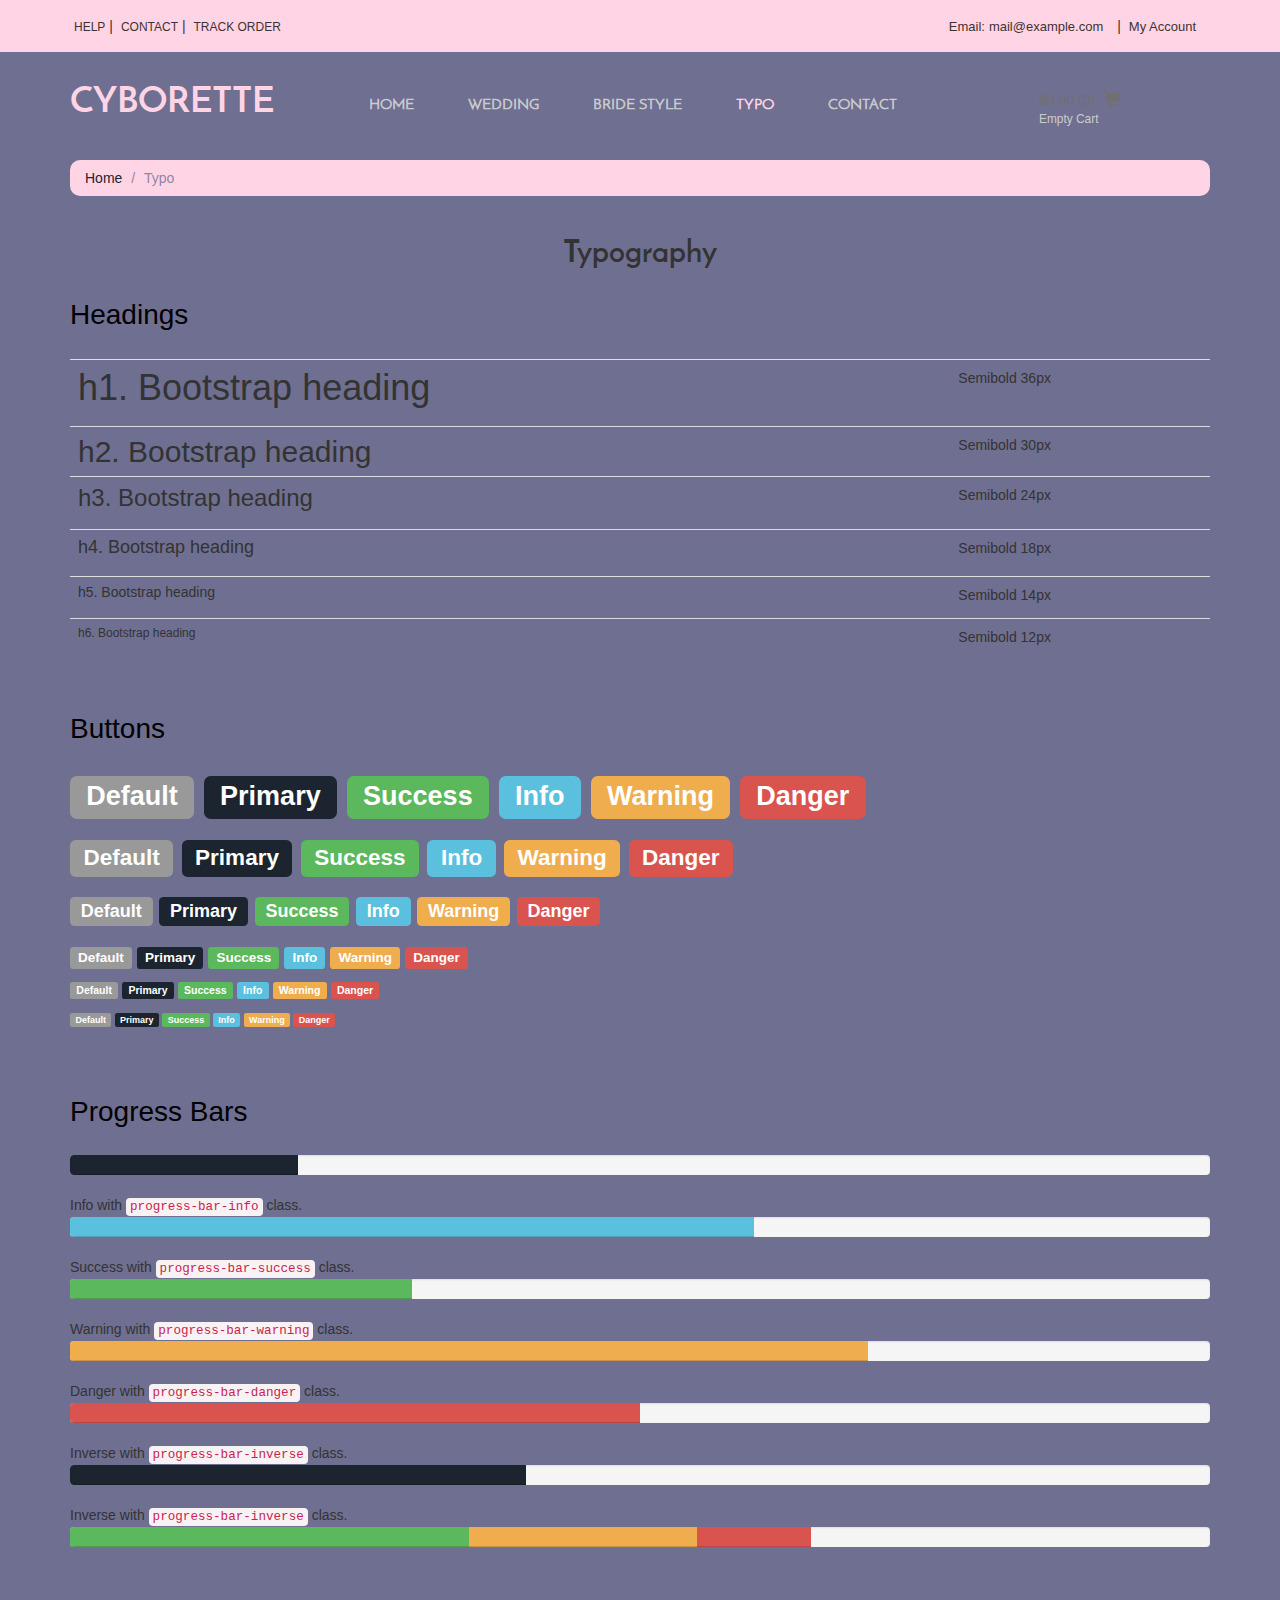
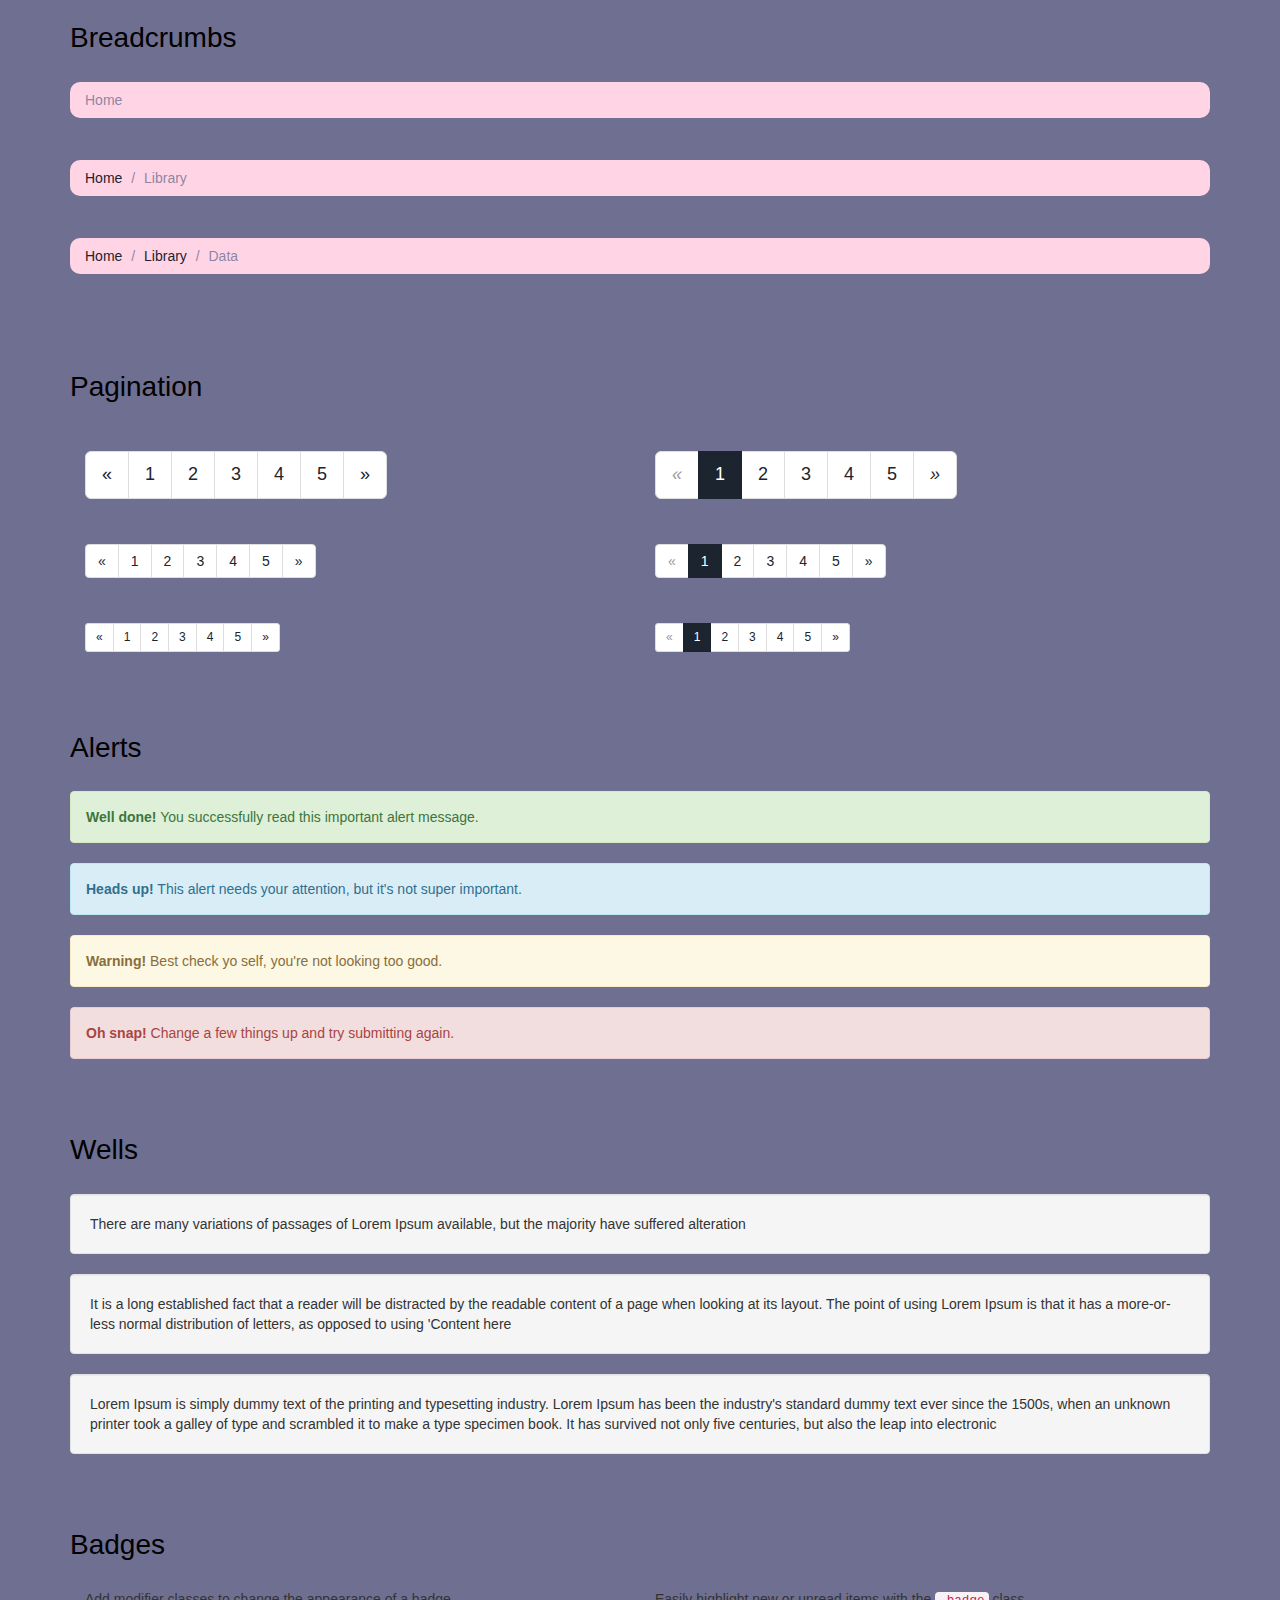
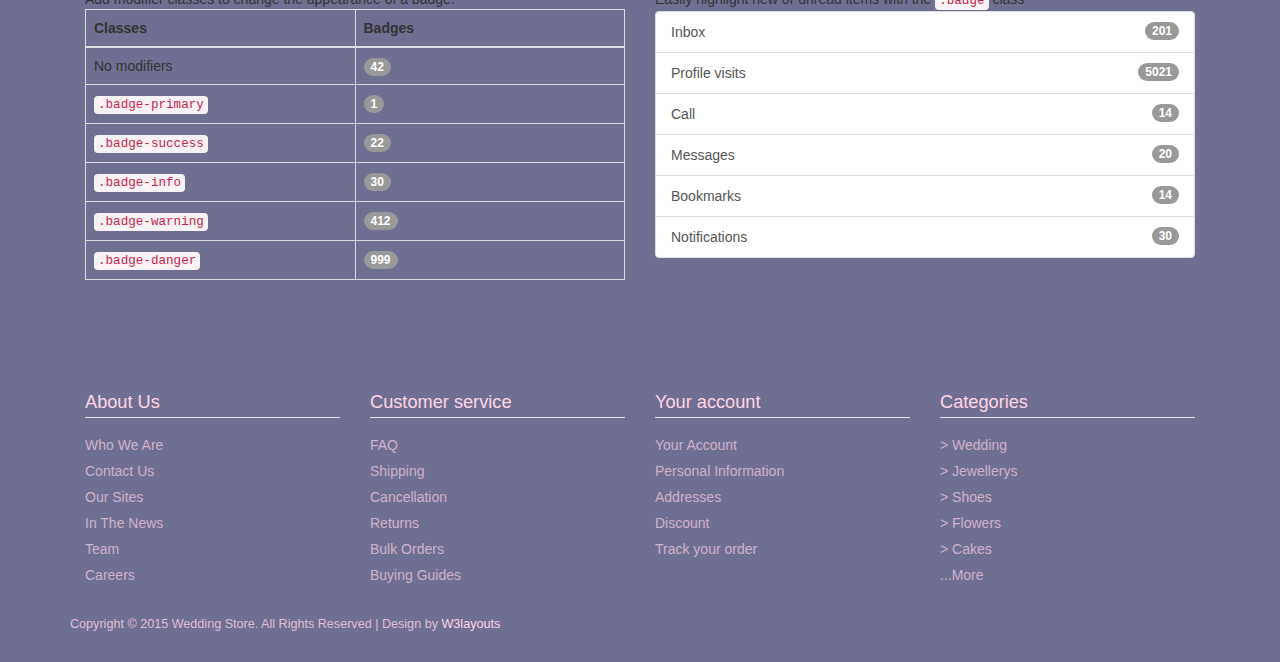
<file: saitebi/wedding_store-web/web/typo.html>
<!--A Design by W3layouts 
Author: W3layout
Author URL: http://w3layouts.com
License: Creative Commons Attribution 3.0 Unported
License URL: http://creativecommons.org/licenses/by/3.0/
-->
<!DOCTYPE html>
<html>
<head>
<title>Wedding Store A Ecommerce Category Flat Bootstrap Responsive Website Template | Typography:: w3layouts</title>
<link href="css/bootstrap.css" rel="stylesheet" type="text/css" media="all" />
<!-- jQuery (necessary for Bootstrap's JavaScript plugins) -->
<script src="js/jquery.min.js"></script>
<!-- Custom Theme files -->
<!--theme-style-->
<link href="css/style.css" rel="stylesheet" type="text/css" media="all" />	
<!--//theme-style-->
<meta name="viewport" content="width=device-width, initial-scale=1">
<meta http-equiv="Content-Type" content="text/html; charset=utf-8" />
<meta name="keywords" content="Wedding Store Responsive web template, Bootstrap Web Templates, Flat Web Templates, Andriod Compatible web template, 
Smartphone Compatible web template, free webdesigns for Nokia, Samsung, LG, SonyErricsson, Motorola web design" />
<script type="application/x-javascript"> addEventListener("load", function() { setTimeout(hideURLbar, 0); }, false); function hideURLbar(){ window.scrollTo(0,1); } </script>
<!-- start menu -->
<script src="js/simpleCart.min.js"> </script>
<!-- start menu -->
<link href="css/memenu.css" rel="stylesheet" type="text/css" media="all" />
<script type="text/javascript" src="js/memenu.js"></script>
<script>$(document).ready(function(){$(".memenu").memenu();});</script>	
<!-- /start menu -->
</head>
<body> 
<!--header-->	
<div class="top_bg">
	<div class="container">
		<div class="header_top-sec">
			<div class="top_right">
				<ul>
					<li><a href="#">help</a></li>|
					<li><a href="contact.html">Contact</a></li>|
					<li><a href="login.html">Track Order</a></li>
				</ul>
			</div>
			<div class="top_left">
				<ul>
					<li class="top_link">Email:<a href="mailto:info@example.com">mail@example.com</a></li>|
					<li class="top_link"><a href="login.html">My Account</a></li>				
				</ul>
			</div>
				<div class="clearfix"> </div>
		</div>
	</div>
</div>
<div class="header-top">
	 <div class="header-bottom">
		 <div class="container">			
				<div class="logo">
					<a href="index.html"><h1>CYBORETTE</h1></a>
				</div>
			 <!---->
		 
			 <div class="top-nav">
				<ul class="memenu skyblue"><li><a href="index.html">Home</a></li>
					<li class="grid"><a href="#">Wedding</a>
						<div class="mepanel">
							<div class="row">
								<div class="col1 me-one">
									<h4>Shop</h4>
									<ul>
										<li><a href="product.html">New Arrivals</a></li>
										<li><a href="product.html">Men</a></li>
										<li><a href="product.html">Women</a></li>
										<li><a href="product.html">Accessories</a></li>
										<li><a href="product.html">Kids</a></li>
										<li><a href="login.html">login</a></li>
										<li><a href="product.html">Brands</a></li>
										<li><a href="product.html">My Shopping Bag</a></li>
									</ul>
								</div>
								<div class="col1 me-one">
									<h4>Style Zone</h4>
									<ul>
										<li><a href="product.html">Men</a></li>
										<li><a href="product.html">Women</a></li>
										<li><a href="product.html">Brands</a></li>
										<li><a href="product.html">Kids</a></li>
										<li><a href="product.html">Accessories</a></li>
										<li><a href="product.html">Style Videos</a></li>
									</ul>	
								</div>
								<div class="col1 me-one">
									<h4>Popular Brands</h4>
									<ul>
										<li><a href="product.html">Levis</a></li>
										<li><a href="product.html">Persol</a></li>
										<li><a href="product.html">Nike</a></li>
										<li><a href="product.html">Edwin</a></li>
										<li><a href="product.html">New Balance</a></li>
										<li><a href="product.html">Jack & Jones</a></li>
										<li><a href="product.html">Paul Smith</a></li>
										<li><a href="product.html">Ray-Ban</a></li>
										<li><a href="product.html">Wood Wood</a></li>
									</ul>	
								</div>
							</div>
						</div>
					</li>
					<li class="grid"><a href="#">Bride Style</a>
						<div class="mepanel">
							<div class="row">
								<div class="col1 me-one">
									<h4>Shop</h4>
									<ul>
										<li><a href="product.html">New Arrivals</a></li>
										<li><a href="product.html">Men</a></li>
										<li><a href="product.html">Women</a></li>
										<li><a href="product.html">Accessories</a></li>
										<li><a href="product.html">Kids</a></li>
										<li><a href="login.html">login</a></li>
										<li><a href="product.html">Brands</a></li>
										<li><a href="product.html">My Shopping Bag</a></li>
									</ul>
								</div>
								<div class="col1 me-one">
									<h4>Style Zone</h4>
									<ul>
										<li><a href="product.html">Men</a></li>
										<li><a href="product.html">Women</a></li>
										<li><a href="product.html">Brands</a></li>
										<li><a href="product.html">Kids</a></li>
										<li><a href="product.html">Accessories</a></li>
										<li><a href="product.html">Style Videos</a></li>
									</ul>	
								</div>
								<div class="col1 me-one">
									<h4>Popular Brands</h4>
									<ul>
										<li><a href="product.html">Levis</a></li>
										<li><a href="product.html">Persol</a></li>
										<li><a href="product.html">Nike</a></li>
										<li><a href="product.html">Edwin</a></li>
										<li><a href="product.html">New Balance</a></li>
										<li><a href="product.html">Jack & Jones</a></li>
										<li><a href="product.html">Paul Smith</a></li>
										<li><a href="product.html">Ray-Ban</a></li>
										<li><a href="product.html">Wood Wood</a></li>
									</ul>	
								</div>
							</div>
						</div>
					</li>
					<li class="active"><a href="typo.html">Typo</a></li>
					<li class="grid"><a href="contact.html">Contact</a></li>
				</ul>
				<div class="clearfix"> </div>
			 </div>
			 <!---->
			 <div class="cart box_1">
				 <a href="checkout.html">
					<h3> <div class="total">
					<span class="simpleCart_total"></span> (<span id="simpleCart_quantity" class="simpleCart_quantity"></span>)</div>
					<span class="glyphicon glyphicon-shopping-cart" aria-hidden="true"></span></h3>
				</a>
				<p><a href="javascript:;" class="simpleCart_empty">Empty Cart</a></p>
			 	<div class="clearfix"> </div>
			 </div>
			 <div class="clearfix"> </div>
			 <!---->			 
			 </div>
			<div class="clearfix"> </div>
	  </div>
</div>
<!---->
<!--pages-starts-->
	<div class="pages">
		<div class="container">
			 <ol class="breadcrumb">
		  <li><a href="index.html">Home</a></li>
		  <li class="active">Typo</li>
		 </ol>
			 <h2 class="top">Typography</h2>			 
			<div class="headdings">
				<h3 class="ghj">Headings</h3>
					<div class="bs-example">
						<table class="table">
						  <tbody>
							<tr>
							  <td><h1 id="h1.-bootstrap-heading">h1. Bootstrap heading<a class="anchorjs-link" href="#h1.-bootstrap-heading"><span class="anchorjs-icon"></span></a></h1></td>
							  <td class="type-info">Semibold 36px</td>
							</tr>
							<tr>
							  <td><h2 id="h2.-bootstrap-heading">h2. Bootstrap heading<a class="anchorjs-link" href="#h2.-bootstrap-heading"><span class="anchorjs-icon"></span></a></h2></td>
							  <td class="type-info">Semibold 30px</td>
							</tr>
							<tr>
							  <td><h3 id="h3.-bootstrap-heading">h3. Bootstrap heading<a class="anchorjs-link" href="#h3.-bootstrap-heading"><span class="anchorjs-icon"></span></a></h3></td>
							  <td class="type-info">Semibold 24px</td>
							</tr>
							<tr>
							  <td><h4 id="h4.-bootstrap-heading">h4. Bootstrap heading<a class="anchorjs-link" href="#h4.-bootstrap-heading"><span class="anchorjs-icon"></span></a></h4></td>
							  <td class="type-info">Semibold 18px</td>
							</tr>
							<tr>
							  <td><h5 id="h5.-bootstrap-heading">h5. Bootstrap heading<a class="anchorjs-link" href="#h5.-bootstrap-heading"><span class="anchorjs-icon"></span></a></h5></td>
							  <td class="type-info">Semibold 14px</td>
							</tr>
							<tr>
							  <td><h6>h6. Bootstrap heading</h6></td>
							  <td class="type-info">Semibold 12px</td>
							</tr>
						  </tbody>
						</table>
					</div>
			</div>
			<div class="Buttons">
				<h3 class="ghj">Buttons</h3>
				  <h1 class="b1">
					<a href="#"><span class="label label-default">Default</span></a>
					<a href="#"><span class="label label-primary">Primary</span></a>
					<a href="#"><span class="label label-success">Success</span></a>
					<a href="#"><span class="label label-info">Info</span></a>
					<a href="#"><span class="label label-warning">Warning</span></a>
					<a href="#"><span class="label label-danger">Danger</span></a>
				  </h1>
				  <h2 class="b2">
					<a href="#"><span class="label label-default">Default</span></a>
					<a href="#"><span class="label label-primary">Primary</span></a>
					<a href="#"><span class="label label-success">Success</span></a>
					<a href="#"><span class="label label-info">Info</span></a>
					<a href="#"><span class="label label-warning">Warning</span></a>
					<a href="#"><span class="label label-danger">Danger</span></a>
				  </h2>
				  <h3 class="b3">
					<a href="#"><span class="label label-default">Default</span></a>
					<a href="#"><span class="label label-primary">Primary</span></a>
					<a href="#"><span class="label label-success">Success</span></a>
					<a href="#"><span class="label label-info">Info</span></a>
					<a href="#"><span class="label label-warning">Warning</span></a>
					<a href="#"><span class="label label-danger">Danger</span></a>
				  </h3>
				  <h4 class="b4">
					<a href="#"><span class="label label-default">Default</span></a>
					<a href="#"><span class="label label-primary">Primary</span></a>
					<a href="#"><span class="label label-success">Success</span></a>
					<a href="#"><span class="label label-info">Info</span></a>
					<a href="#"><span class="label label-warning">Warning</span></a>
					<a href="#"><span class="label label-danger">Danger</span></a>
				  </h4>
				  <h5 class="b5">
					<a href="#"><span class="label label-default">Default</span></a>
					<a href="#"><span class="label label-primary">Primary</span></a>
					<a href="#"><span class="label label-success">Success</span></a>
					<a href="#"><span class="label label-info">Info</span></a>
					<a href="#"><span class="label label-warning">Warning</span></a>
					<a href="#"><span class="label label-danger">Danger</span></a>
				  </h5>
				  <h6 class="b6">
					<a href="#"><span class="label label-default">Default</span></a>
					<a href="#"><span class="label label-primary">Primary</span></a>
					<a href="#"><span class="label label-success">Success</span></a>
					<a href="#"><span class="label label-info">Info</span></a>
					<a href="#"><span class="label label-warning">Warning</span></a>
					<a href="#"><span class="label label-danger">Danger</span></a>
				  </h6>
		    </div>
		    <div class="progress-bars">
			 <h3 class="ghj">Progress Bars</h3>
				 <div class="tab-content">
					  <div class="tab-pane active" id="domprogress">
						  <div class="progress">    
							<div class="progress-bar progress-bar-primary" style="width: 20%"></div>
						  </div>
						  <p>Info with <code>progress-bar-info</code> class.</p>
						  <div class="progress">    
							<div class="progress-bar progress-bar-info" style="width: 60%"></div>
						  </div>
						  <p>Success with <code>progress-bar-success</code> class.</p>
						  <div class="progress">
							<div class="progress-bar progress-bar-success" style="width: 30%"></div>
						  </div>
						  <p>Warning with <code>progress-bar-warning</code> class.</p>
						  <div class="progress">
							<div class="progress-bar progress-bar-warning" style="width: 70%"></div>
						  </div>
						  <p>Danger with <code>progress-bar-danger</code> class.</p>
						  <div class="progress">
							<div class="progress-bar progress-bar-danger" style="width: 50%"></div>
						  </div>
						  <p>Inverse with <code>progress-bar-inverse</code> class.</p>
						  <div class="progress">
							<div class="progress-bar progress-bar-inverse" style="width: 40%"></div>
						  </div>
						   <p>Inverse with <code>progress-bar-inverse</code> class.</p>
						  <div class="progress">
							<div class="progress-bar progress-bar-success" style="width: 35%"><span class="sr-only">35% Complete (success)</span></div>
							<div class="progress-bar progress-bar-warning" style="width: 20%"><span class="sr-only">20% Complete (warning)</span></div>
							<div class="progress-bar progress-bar-danger" style="width: 10%"><span class="sr-only">10% Complete (danger)</span></div>
						  </div>
					</div>
			   </div>
		    </div>
			<div class="bread-crumbs">
				 <h3 class="ghj">Breadcrumbs</h3>
				   <ol class="breadcrumb">
				  <li class="active">Home</li>
				</ol>
				<ol class="breadcrumb">
				  <li><a href="#">Home</a></li>
				  <li class="active">Library</li>
				</ol>
				<ol class="breadcrumb">
				  <li><a href="#">Home</a></li>
				  <li><a href="#">Library</a></li>
				  <li class="active">Data</li>
				</ol>
		    </div>
			<div class="pagenatin">
				<h3 class="ghj">Pagination</h3>
					<div class="col-md-6">
					  <nav>
					  <ul class="pagination pagination-lg">
						<li><a href="#" aria-label="Previous"><span aria-hidden="true">«</span></a></li>
						<li><a href="#">1</a></li>
						<li><a href="#">2</a></li>
						<li><a href="#">3</a></li>
						<li><a href="#">4</a></li>
						<li><a href="#">5</a></li>
						<li><a href="#" aria-label="Next"><span aria-hidden="true">»</span></a></li>
					  </ul>
					  </nav>
					  <nav>
					  <ul class="pagination">
						<li><a href="#" aria-label="Previous"><span aria-hidden="true">«</span></a></li>
						<li><a href="#">1</a></li>
						<li><a href="#">2</a></li>
						<li><a href="#">3</a></li>
						<li><a href="#">4</a></li>
						<li><a href="#">5</a></li>
						<li><a href="#" aria-label="Next"><span aria-hidden="true">»</span></a></li>
					  </ul>
					  </nav>
					  <nav>
						<ul class="pagination pagination-sm">
							<li><a href="#" aria-label="Previous"><span aria-hidden="true">«</span></a></li>
							<li><a href="#">1</a></li>
							<li><a href="#">2</a></li>
							<li><a href="#">3</a></li>
							<li><a href="#">4</a></li>
							<li><a href="#">5</a></li>
							<li><a href="#" aria-label="Next"><span aria-hidden="true">»</span></a></li>
						</ul>
					  </nav>
					</div>
					<div class="col-md-6">
						<nav>
							<ul class="pagination pagination-lg">
									<li class="disabled"><a href="#"><i class="fa fa-angle-left">«</i></a></li>
									<li class="active"><a href="#">1</a></li>
									<li><a href="#">2</a></li>
									<li><a href="#">3</a></li>
									<li><a href="#">4</a></li>
									<li><a href="#">5</a></li>
									<li><a href="#"><i class="fa fa-angle-right">»</i></a></li>
							</ul>
						</nav>
						<nav>
						  <ul class="pagination">
							<li class="disabled"><a href="#" aria-label="Previous"><span aria-hidden="true">«</span></a></li>
							<li class="active"><a href="#">1 <span class="sr-only">(current)</span></a></li>
							<li><a href="#">2</a></li>
							<li><a href="#">3</a></li>
							<li><a href="#">4</a></li>
							<li><a href="#">5</a></li>
							<li><a href="#" aria-label="Next"><span aria-hidden="true">»</span></a></li>
						 </ul>
					    </nav>
					    <nav>
							 <ul class="pagination pagination-sm">
								<li class="disabled"><a href="#"><i class="fa fa-angle-left"></i>«</a></li>
								<li class="active"><a href="#">1</a></li>
								<li><a href="#">2</a></li>
								<li><a href="#">3</a></li>
								<li><a href="#">4</a></li>
								<li><a href="#">5</a></li>
								<li><a href="#"><i class="fa fa-angle-right"></i>»</a></li>
							</ul>
						</nav>
					</div>
					<div class="clearfix"> </div>
			</div>
			<div class="alerts">
			  <h3 class="ghj">Alerts</h3>
			   <div class="alert alert-success" role="alert">
					<strong>Well done!</strong> You successfully read this important alert message.
			   </div>
			   <div class="alert alert-info" role="alert">
					<strong>Heads up!</strong> This alert needs your attention, but it's not super important.
			   </div>
			   <div class="alert alert-warning" role="alert">
					<strong>Warning!</strong> Best check yo self, you're not looking too good.
			   </div>
			   <div class="alert alert-danger" role="alert">
					<strong>Oh snap!</strong> Change a few things up and try submitting again.
			   </div>
		    </div>
			<div class="distracted">
			  <h3 class="ghj">Wells</h3>
				   <div class="well">
					There are many variations of passages of Lorem Ipsum available, but the majority have suffered alteration
				   </div>
				   <div class="well">
					It is a long established fact that a reader will be distracted by the readable content of a page when looking at its layout. The point of using Lorem Ipsum is that it has a more-or-less normal distribution of letters, as opposed to using 'Content here
				   </div>
				   <div class="well">
					Lorem Ipsum is simply dummy text of the printing and typesetting industry. Lorem Ipsum has been the industry's standard dummy text ever since the 1500s, when an unknown printer took a galley of type and scrambled it to make a type specimen book. It has survived not only five centuries, but also the leap into electronic
				   </div>
		    </div>
		<div class="appearance">
			 <h3 class="ghj">Badges</h3>
				<div class="col-md-6">
					<p>Add modifier classes to change the appearance of a badge.</p>
					  <table class="table table-bordered">
						<thead>
							<tr>
								<th width="50%">Classes</th>
								<th width="50%">Badges</th>
							</tr>
						</thead>
						<tbody>
							<tr>
								<td>No modifiers</td>
								<td><span class="badge">42</span></td>
							</tr>
							<tr>
								<td><code>.badge-primary</code></td>
								<td><span class="badge badge-primary">1</span></td>
							</tr>
							<tr>
								<td><code>.badge-success</code></td>
								<td><span class="badge badge-success">22</span></td>
							</tr>
							<tr>
								<td><code>.badge-info</code></td>
								<td><span class="badge badge-info">30</span></td>
							</tr>
							<tr>
								<td><code>.badge-warning</code></td>
								<td><span class="badge badge-warning">412</span></td>
							</tr>
							<tr>
								<td><code>.badge-danger</code></td>
								<td><span class="badge badge-danger">999</span></td>
							</tr>
						</tbody>
					  </table>                    
				</div>
				<div class="col-md-6">
				  <p>Easily highlight new or unread items with the <code>.badge</code> class</p>
					<div class="list-group list-group-alternate"> 
						<a href="#" class="list-group-item"><span class="badge">201</span> <i class="ti ti-email"></i> Inbox </a> 
						<a href="#" class="list-group-item"><span class="badge badge-primary">5021</span> <i class="ti ti-eye"></i> Profile visits </a> 
						<a href="#" class="list-group-item"><span class="badge">14</span> <i class="ti ti-headphone-alt"></i> Call </a> 
						<a href="#" class="list-group-item"><span class="badge">20</span> <i class="ti ti-comments"></i> Messages </a> 
						<a href="#" class="list-group-item"><span class="badge badge-warning">14</span> <i class="ti ti-bookmark"></i> Bookmarks </a> 
						<a href="#" class="list-group-item"><span class="badge badge-danger">30</span> <i class="ti ti-bell"></i> Notifications </a> 
					</div>
			    </div>
			   <div class="clearfix"> </div>
			</div>
		</div>	
	</div>	
	<!----pages-end---->
<!---->
<div class="footer">
	 <div class="container">
		 <div class="ftr-grids">
			 <div class="col-md-3 ftr-grid">
				 <h4>About Us</h4>
				 <ul>
					 <li><a href="#">Who We Are</a></li>
					 <li><a href="contact.html">Contact Us</a></li>
					 <li><a href="#">Our Sites</a></li>
					 <li><a href="#">In The News</a></li>
					 <li><a href="#">Team</a></li>
					 <li><a href="#">Careers</a></li>					 
				 </ul>
			 </div>
			 <div class="col-md-3 ftr-grid">
				 <h4>Customer service</h4>
				 <ul>
					 <li><a href="#">FAQ</a></li>
					 <li><a href="#">Shipping</a></li>
					 <li><a href="#">Cancellation</a></li>
					 <li><a href="#">Returns</a></li>
					 <li><a href="#">Bulk Orders</a></li>
					 <li><a href="#">Buying Guides</a></li>					 
				 </ul>
			 </div>
			 <div class="col-md-3 ftr-grid">
				 <h4>Your account</h4>
				 <ul>
					 <li><a href="account.html">Your Account</a></li>
					 <li><a href="#">Personal Information</a></li>
					 <li><a href="#">Addresses</a></li>
					 <li><a href="#">Discount</a></li>
					 <li><a href="#">Track your order</a></li>					 					 
				 </ul>
			 </div>
			 <div class="col-md-3 ftr-grid">
				 <h4>Categories</h4>
				 <ul>
					 <li><a href="#">> Wedding</a></li>
					 <li><a href="#">> Jewellerys</a></li>
					 <li><a href="#">> Shoes</a></li>
					 <li><a href="#">> Flowers</a></li>
					 <li><a href="#">> Cakes</a></li>
					 <li><a href="#">...More</a></li>					 
				 </ul>
			 </div>
			 <div class="clearfix"></div>
		 </div>		
	 </div>
</div>
<!---->
 <div class="copywrite">
	 <div class="container">
			 <p>Copyright © 2015 Wedding Store. All Rights Reserved | Design by <a href="http://w3layouts.com">W3layouts</a></p>
		 </div>
</div>		 
</body>
</html>
</file>
<file: saitebi/newProject/css/style.css>
:root{
  --black: #333;
  --yellow: #ffdd55;
  --white: #f9f9f9;
}
body{
  margin: 0;
  background: var(--white);
  color: var(--black);
}
a {
  color: var(--black);
  text-decoration: none;
}

button{
  border: 0;
}
.dark-mode{
  background: var(--black);
  color: var(--white);
}
.yellow{
  background: var(--yellow);
  color: var(--black);
}
.header-conteiner{
  position: fixed;
  width: 100%;
  height: 50px;
  padding-bottom: 10px;
}
.header-left{
  display: inline-block;
  float: left;
  margin-left: 10px;
}
.header-right{
  display: inline-block;
  float: right;
  margin-right: 10px; 
}
.header-right ul li, .header-left ul li{
  padding: 0;
  list-style: none;
  display: inline-block;
  vertical-align: middle;
}

.theme-button{
  background: url("../assets/ui/dark-light.svg");
  background-size: cover; 
  width: 25px;
  height: 25px;
}
</file>
<file: saitebi/wedding_store-web/web/css/style.css>
/*--A Design by W3layouts 
Author: W3layout
Author URL: http://w3layouts.com
License: Creative Commons Attribution 3.0 Unported
License URL: http://creativecommons.org/licenses/by/3.0/
--*/
body{
	background:#fff;
	font-family: 'Lato', sans-serif;
	background: #6f6f91;
}
body a{
	transition: 0.5s all;
	-webkit-transition: 0.5s all;
	-o-transition: 0.5s all;
	-moz-transition: 0.5s all;
	-ms-transition: 0.5s all;
}
@font-face {
   font-family: 'JosefinSans-Regular';
   src: url(../fonts/JosefinSans-Regular.ttf) format('truetype');
}
@font-face {
   font-family: 'JosefinSans-Bold';
   src: url(../fonts/JosefinSans-Bold.ttf) format('truetype');
}
@font-face {
   font-family: 'JosefinSans-Light';
   src: url(../fonts/JosefinSans-Light.ttf) format('truetype');
}

 ul{
	padding: 0;
	margin: 0;
}
h1,h2,h3,h4,h5,h6,label,p{
	margin:0;	
}
h1.b1,h2.b2,h3.b3 {
  margin-bottom:25px;
  display: block;
}

.myCart{
	color: #ffd5e5;
}
/*----*/
.top_bg{
  background:#ffd5e5;
}
img{
	border-radius: 10px;
}
.header_top-sec{
  padding: 15px 0;
}
.logo img{
	width:100%;
}
.header_top{
	padding:2em 0;
}
.login a{
	font-size:13px;
	font-weight:500;
	border:1px solid #E4E4E4;
	padding:10px 15px;
}
.login a:hover{
	color:#333;
}
.top_left{
	float: right;
	color:#3E3232;
}
.top_right{
	float:left;
	color: #3E3232;
}
.top_right ul,.top_left ul{
	padding:0;
	list-style:none;
	display: inline-block;
	  vertical-align: middle;
}
.top_left ul li.top_link{
	margin-right:10px;
}
.top_right ul li,.top_left ul li{
	display: inline-block;		
}
.social {
  display: inline-block;
}
.top_right ul li:last-child{
	margin-right: 0;
}
.top_right ul li a{
	text-align:center;
	padding: 0px 4px;
	text-transform:uppercase;
	font-size:12px;
	display:block;
	color:#3E3232;
	-webkit-transition: all 0.3s ease-in-out;
	-moz-transition: all 0.3s ease-in-out;
	-o-transition: all 0.3s ease-in-out;
	transition: all 0.3s ease-in-out;
}
.top_left ul li{
	font-size:13px;
}
.top_left ul li a{
	text-align:center;
	padding: 0px 4px;
	font-size:13px;
	color:#3E3232;
	-webkit-transition: all 0.3s ease-in-out;
	-moz-transition: all 0.3s ease-in-out;
	-o-transition: all 0.3s ease-in-out;
	transition: all 0.3s ease-in-out;
}
.top_right ul li a:hover,.top_left ul li a:hover{
	color:#333;
	text-decoration: none;
}
.item_add:hover{
}

.itemContainer{
	width:100%;
	float:left;
}

.itemContainer div{
	float:left;
	margin: 5px 20px 5px 20px ;
}

.itemContainer a{
	text-decoration:none;
}

.cartHeaders{
	width:100%;
	float:left;
}

.cartHeaders div{
	float:left;
	margin: 5px 20px 5px 20px ;
}
.item_add {

}		
.grid_1 img{
	margin-bottom:1em;
}
.box_1{
  float: right;
  width: 15%;
  margin-top: 1em;
}
.box_1 h3{
  color: rgba(113, 111, 111, 1);
  font-size: 1em;
}
.box_1 h3 img{
	margin-left: 5px;
}
.glyphicon-shopping-cart:before {
  margin-left: 5px;
  font-size:1.2em;
}
.box_1 p a{
	color: rgba(204, 204, 204, 1);
  font-size: 0.85em;
}
.box_1 p a:hover{
	color:#ff5d56;
	text-decoration:underline;
}
.total {
  display: inline-block;
}
.header5 {
  min-height: 89px;
}
.header-bottom {
  padding: 2.3em 0;
}
.logo  a h1{
	color:#ffd5e5;
	font-family: 'JosefinSans-Bold';	
	 font-size: 2.55em;
  font-weight: 100;
}
.logo  a h1:hover{
	text-decoration:none;
	display:inline-block;	
}
.logo{
	float:left;
}
.top-nav{
  margin-top: 0;
  width:63%;
  margin: 1% auto 0;
  display: block;
  float: left;
}
.skyblue{
	float:left;
}
/*----*/
.banner{
	background:url(../images/ban2.jpg) no-repeat 0px 0px;
	background-size:cover;
	min-height:700px;
}
/*--welcome--*/
.welcome{
	padding:4em 0;
}
.welcome-left h2{
	font-size:3em;
	color:#ffd5e5;
	font-family: 'JosefinSans-Bold';
}
.welcome-right h3{
	font-size:1.5em;
	margin-bottom:0.5em;
	color: #ffd5e5;
	font-family: 'JosefinSans-Bold';
}
.welcome-right p{
	color:#ffd5e5cc;
	font-size:1em;
	line-height:1.8em;
}
.l-grids h4 {
	font-size:1.4em;
  font-weight:400;
  color: #fff;
}
.l-grids figure {
	position: relative;
	float: left;
	overflow: hidden;
	text-align: center;
	cursor: pointer;
	width:100%;
}
.l-grids figure img {
	position: relative;
	display: block;
}

.l-grids figure figcaption {
	padding: 2em;
	color: #fff;
	font-size: 1.25em;
	-webkit-backface-visibility: hidden;
	backface-visibility: hidden;
}
.l-grids figure figcaption::before,
.l-grids figure figcaption::after {
	pointer-events: none;
}

.l-grids figure figcaption{
	position: absolute;
	top: 0;
	left: 0;
	width: 100%;
	height: 100%;
}
figure.effect-bubba {
	  background-color:#6f6f91;
	border-radius: 10px;
}
figure.effect-bubba:hover img {
	opacity: 0.3;
}

figure.effect-bubba figcaption::before,
figure.effect-bubba figcaption::after {
	position: absolute;
	top: 30px;
	right: 30px;
	bottom: 30px;
	left: 30px;
	content: '';
	opacity: 0;
	-webkit-transition: opacity 0.35s, -webkit-transform 0.35s;
	transition: opacity 0.35s, transform 0.35s;
}

figure.effect-bubba figcaption::before {
	border-top: 1px solid #ffd5e5;
	border-bottom: 1px solid #ffd5e5;
	-webkit-transform: scale(0,1);
	transform: scale(0,1);
}

figure.effect-bubba figcaption::after {
	border-right: 1px solid #ffd5e5;
	border-left: 1px solid #ffd5e5;
	-webkit-transform: scale(1,0);
	transform: scale(1,0);
}

figure.effect-bubba h4 {
	padding-top: 12%;
	-webkit-transition: -webkit-transform 0.35s;
	transition: transform 0.35s;
	-webkit-transform: translate3d(0,-20px,0);
	transform: translate3d(0,-20px,0);
	opacity:0;
	color: #ffd5e5;
}

figure.effect-bubba p {
	padding: 15px 1em;
	opacity: 0;
	-webkit-transition: opacity 0.35s, -webkit-transform 0.35s;
	transition: opacity 0.35s, transform 0.35s;
	-webkit-transform: translate3d(0,20px,0);
	transform: translate3d(0,20px,0);
	  font-size: 0.8em;
	color: #ffd5e5;
}

figure.effect-bubba:hover figcaption::before,
figure.effect-bubba:hover figcaption::after {
	opacity: 1;
	-webkit-transform: scale(1);
	transform: scale(1);
}

figure.effect-bubba:hover h4,
figure.effect-bubba:hover p {
	opacity: 1;
	-webkit-transform: translate3d(0,0,0);
	transform: translate3d(0,0,0);
}
.content-grid{
	margin-bottom:2.5em;
}
.content-grid h3{
	margin-top:0.8em;
	font-size:1.8em;
	color: #ffd5e5cc;
	font-family: 'JosefinSans-Light';
}
.bride-grids img{
	width:100%;
}
/*--arrivals--*/
.arrivals{
	padding:4em 0;
}
.arrivals h3,.featured h3{
	color:#ffd5e5;
	font-size:2.3em;
	text-align:center;
	font-family: 'JosefinSans-Bold';
}
.arrival-grids{
	margin-top:2em;
}
.arrival-info{
	margin-top:1em;
}
.arrival-info h4{
	color:#caccce;
	font-size:0.9em;
	font-family: 'JosefinSans-Bold';
	text-transform:uppercase;
}
.arrival-info p{
	color:#000;
	font-size:1em;
	font-weight:600;
	margin:10px 0 5px;
}
span.pric1{
	color:#ADADAD;
	font-size:0.95em;
}
span.disc{
	color: #7fff2a;
  font-size: 0.85em;
}
#flexiselDemo1, #flexiselDemo2, #flexiselDemo3 {
	display: none;
}
.nbs-flexisel-container {
	position: relative;
	max-width: 100%;
}
.nbs-flexisel-ul {
	position: relative;
	width: 9999px;
	margin: 0px;
	padding: 0px;
	list-style-type: none;
	text-align: center;
}
.nbs-flexisel-inner {
	overflow: hidden;
}
.nbs-flexisel-item {
	float: left;
	margin: 0px;
	padding: 10px;
	cursor: pointer;
	position: relative;
	border:1px solid #ffd5e555;
	border-radius: 10px
}
.nbs-flexisel-item > a img {	
	cursor:auto;
	position: relative;
	  width: 90%;
  margin: 0 5%;
}
.nbs-flexisel-nav-left, .nbs-flexisel-nav-right {
	width: 45px;
	height: 45px;
	position: absolute;
	cursor: pointer;
	z-index: 100;
	margin-top:-2em;
}
.nbs-flexisel-nav-left {
	left: -50px;
	background: url(../images/img-sprite-left-right.png) no-repeat 0px 0px;
}
.nbs-flexisel-nav-right {
	right: -47px;
	background: url(../images/img-sprite-left-right.png) no-repeat -54px 0px;
}
.glyphicon {
  top: 2px;
  margin-right:5px;
}
.glyphicon-eye-open:before,.glyphicon-star:before {
  color:rgba(149, 148, 148, 0.81);
}
.viw{
  position: absolute;
  background: #ffd5e5;
  padding: 0.5em 1em;
  font-size:.9em;
  font-weight: 500;
  top: 0%;
  left: 0%;
  display: none;
}
.viw:hover,.shrt:hover{
	text-decoration:underline;
}
.viw a,.shrt a{
	color:#6f6f91;
}
.viw a:hover,.shrt a:hover{
	text-decoration:underline;
}
.shrt{
  position: absolute;
  background: #ffd5e5;
  padding: 0.5em 1.5em;
  font-size:.9em;
  font-weight: 500;
  top: 0%;
  right: 0%;
  display: none;
}
.nbs-flexisel-item{
	position:relative;
}
li.nbs-flexisel-item:hover {
  border: 2px solid #ffd5e5;
}
li.nbs-flexisel-item a:hover{
	text-decoration:none;
}
.nbs-flexisel-item:hover div.viw{
	display:block;
}
.nbs-flexisel-item:hover div.shrt{
	display:block;
}
/*--shoping--*/
.shoping{
	  background: #ffd5e5;
  padding: 4em 0;
}
.shpng-grids{}
.shpng-grid{
	text-align:center;
}
.shpng-grid h3{
	font-size:2em;
	text-transform:uppercase;
	font-family: 'JosefinSans-Bold';
	color:#6f6f91;
}
.shpng-grid:nth-child(2){
	border-left:2px solid rgba(51, 51, 51, 0.29);
	border-right:2px solid rgba(51, 51, 51, 0.29);
}
.shpng-grid p{
	  color:rgba(189, 0, 0, 0.8);
  font-size: 1.6em;
	text-transform:uppercase;
	font-family: 'JosefinSans-Light';
	padding-top:5px;
}
.toppers{
	border-radius: 10px;
}

.feature-grid{
	text-align:center;
}
.feature-grid img{
	width:100%;
	padding:0em 2em 1em 2em;
}
.feature-grid{
	position:relative;
	border: 1px solid #ffd5e555;
	border-radius: 10px;
	padding:1em;
}
.feature-grid a{
	text-decoration:none;
}
.featured {
  margin-top: 3em;
}
.feature-grids{
	margin-top:3em;
}
.feature-grid:hover {
  border: 1px solid #ffd5e5;
}
.feature-grid:hover div.viw{
	display:block;
}
.feature-grid:hover div.shrt{
	display:block;
}
.feature-grid:hover div.arrival-info h4{
	color:#ffd5e5;
}
.viw a:hover, .shrt a:hover{
	text-decoration:block;
}
/*--footer--*/
.footer{
	padding:3em 0 2em;
}
.ftr-grid h4 {
  color: #ffd5e5;
  display: block;
  border-bottom: 1px solid #E5E5E5;
  padding-bottom: 5px;
  font-size: 1.3em;
}
.ftr-grid ul li{
	display:block;
}
.ftr-grid ul li:nth-child(1) {
  margin-top: 1em;
}
.ftr-grid ul li a {
  color: #ffd5e5aa;
  padding: 3px 0;
  display: block;
  font-size:1em;
}
.ftr-grid ul li a:hover{
	text-decoration:none;
	color:#ffd5e5;
}
.copywrite {
	margin-bottom:2em;
}
.copywrite p {
  color: #ffd5e5cc;
  font-size: 0.9em;
}
.copywrite p a{
	color:#ffd5e5;
}
/*--Products--*/
.product-model-sec {
  margin: 4em 0 0 0;
  float: right;
}
.glyphicon-minus{
	top:-1px!important;
}
.glyphicon-minus:before {
  content: "\2212";
  color:#fff;
  font-size:9px;
  background:#ffd5e5;
  padding:1px 6px;
  margin-right:5px;
}
.rsidebar {
  display: block;
  float: left;
  margin:4em 2em 0% 0;
  width: 22%;
}
.single-bottom {
  padding-left: 10px;
}
.single-bottom a p{
	padding-bottom:1px;
}
ul.tabs-menu{
	padding:0;
	width: 33%;
	float:right;
}
ul.tabs-menu li{
	display:inline-block;
}
ul.tabs-menu li a{
	font-size: 1em;
	padding: 0.5em 2em;
	text-decoration: none;
	background: #fa558f;
	color: #fff;
}
ul.tabs-menu li.active a{
	background:#333;
}
.tabs-box{
	width: 100%;
	margin: 5em auto 1.5em auto;
}
/*-----*/
.b-link-stripe{
	position:relative;
	display:inline-block;
	vertical-align:top;
	font-weight: 300;
	overflow:hidden;
	width: 100%;
}
.b-link-stripe .b-wrapper{
	position:absolute;
	width:100%;
	height:100%;
	top:0;
	left:0;
	text-align:center;
	color:#ffffff;
	overflow:hidden;
}
.b-link-stripe:hover .b-line{
	opacity:1;
}
/*-----------------------------------------------------------------------------------*/
/*	Animation effects
/*-----------------------------------------------------------------------------------*/
.b-animate-go{
	text-decoration:none;
}
.b-animate{
	transition: all 0.5s;
	-moz-transition: all 0.5s;
	-ms-transition: all 0.5s;
	-o-transition: all 0.5s;
	-webkit-transition: all 0.5s;
	visibility: hidden;
	font-size:1.1em;
	font-weight:700;
}
.b-animate button{
	padding:10px;
	color:#fff;
	font-size:0.8em;
	cursor:pointer;
	margin: 32% auto 0 auto;
	display: block;
	border:none;
	width:60%;
	text-decoration:none;
	background:rgba(183, 183, 183, 0.93);
	transition:0.5s all;
	-webkit-transition:0.5s all;
	-moz-transition:0.5s all;
	-o-transition:0.5s all;
	-ms-transition:0.5s all;
	text-transform:uppercase;
}
.glyphicon-zoom-in:before {
  content: "\e015";
  color:#fff;
	font-size:0.9em;
}
.b-animate button:hover{
	background:#989898;
}
/* lt-ie9 */
.b-animate-go:hover .b-animate{
	visibility:visible;
}
.b-from-left{
	position: relative;
	left: -100%;
	background-size: 100% 100%;
	top: 0px;
	margin: 0;
	min-height: 420px;
}
.b-animate-go:hover .b-from-left{
	left:0;
}
.product-grid {
	width: 30%;
	margin: 0 3% 4% 0;
	float: left;	
	position: relative;
	transition: 0.5s all;
	-webkit-transition: 0.5s all;
	-moz-transition: 0.5s all;
	-o-transition: 0.5s all;
	min-height: 200px;
	border:1px solid #fff;
}
.product-grid:hover {
	z-index: 1;
	border:1px solid #E5E5E5;
}
.more-product-info span {
	color:#fff;
	font-size:1em;
	font-weight:500;
	padding:5px 10px;
	display: block;
	background:#fa558f;
	position: absolute;
	top: 0px;
	right: 0;
	cursor: pointer;
	z-index: 999;
}
.products-row a:hover{
	text-decoration:none;
}
.product-img img {
	width: 100%;
	padding:1em 2.5em 0; 
}
.product-info-cust {
	float: left;
	padding: 0.8em 1.2em;
} 
.item_quantity {
  margin: 1em 0;
  font-size: 0.85em;
  padding: 5px 10px;
  display: block;
}
.item_add{
	color:#fff;
	text-decoration:none;
	font-weight:600;
	padding:0.5em 2em;	
	display:inline-block;
	border-radius:5px;
	-moz-border-radius: 5px;
-webkit-border-radius: 5px;
-o-border-radius: 5px;
	margin: 0px 16px 0px 0px;
	background:#ffd5e5;
	border:none;
	outline:none;
}
.prt_name{
	padding: 0.8em 1.2em;
	float:none;
}
.items{
	float:none;
	margin: 0 0 16px 0px;
}
.item_add:hover {
	background:#333;
} 
.product-info-price {
	float: right;
	background: #fff;
	width: 27%;
	text-align: center;
	padding: 0.545em;
}
.product-info-cust h4{
	color:#caccce;
	font-weight:500;
	font-size:1.3em;
}
.product-info-cust p{
	 margin:5px 0;
	 letter-spacing:1px;
	 font-size:0.85em;
	 color:#C7C7C7;
}
span.item_price{
	color:#000;
	font-weight:600;
	font-size:1em;
}
.tab-grids {
	margin-top: 2em;
}
/*----*/
ul.place{
	margin: 5px 0;
	background: #f9f9f9;
	width: 100%;  
	padding:0px 5px;
	  cursor: pointer;
}
ul.place li{
	display: inline-block;
	padding: 6px;
}
ul.place li {
	color: #8c8c8c;
	text-decoration: none;
	cursor: pointer;
}
ul.place li span{
	color: #f02b63;
}
ul.place li.sort{
	float:left;
}
ul.place li.by{
	float:right;
}
.possible-about p{
	color:#727272;
	font-size:1em;
	line-height:1.5em;
}
.possible-about h4{
	color:#7db122;
	font-size:1.4em;
	
	font-weight:600;
	   padding: 0 0 0.3em;
}
ul.dropdown-menu1 li {
  list-style: none;
}
label.amount {
  color: #7c8389;
  margin-right: 5px;
}
span.amount {
  color: #7c8389;
}
.product-model h2,h2.top,.contact h3{
  font-size: 2.2em;
  font-family: 'JosefinSans-Bold';
  color: #333;
  text-align:center;
}
ul.dropdown-menu1 li a:hover{
	color:#000!important;	
}
/**/
.sky-form .rating {
	font-size: 15px;
	color: #404040;
}
.sky-form .rating:last-child {
	margin-bottom: 0;
}
.sky-form .rating input {
	position: absolute;
	left: -9999px;
}
.sky-form .rating label {
	display: block;
	float: left;
	height: -4px;
	cursor: pointer;
}
.rating {
	margin: 6px 0 0 0em;
}

.sky-form [class^="icon-"] {
	display: block;
    width: 18px;
    height: 18px;
    background: url(../images/star.png) 0 -3px;
    float:left;
    font-family: FontAwesome;
    font-style: normal;
    font-weight: normal;
  -webkit-font-smoothing: antialiased;
}
/* checked state */
/**/
.sky-form .radio input + i:after {
	background-color: #2da5da;	
}
.sky-form .checkbox input + i:after {
	color: #2da5da;
}
.sky-form .rating input:checked ~ label {
	color: #2da5da;	
	 background: url(../images/star.png) 0 -20px;
	display: -webkit-box;
}
.id h4{
	color: #777;
  font-size: 0.85em;
}
.item-list ul{
	padding-left:15px;
}
.item-list ul li {
	padding:2px 0;
	color:#999;
	font-size:0.9em;
}
.item-list ul li a{
	text-decoration:underline;
	color:#999;
	font-size:0.95em;
}
.cost{
	margin:0.3em 0 1em 0;
}
.prdt-cost{
	float:left;
	  margin-right: 13%
}
.prdt-cost ul li{
	display:block;
	font-family: 'Arimo', sans-serif;
	font-size:0.8em;
	padding:2px;
	color:#999;
}
.prdt-cost ul li.active{
	font-size:1.3em;
	color:red;
}
.prdt-cost ul a{
font-size: 0.8em;
  display: inline-block;
  background: #ffd5e5;
  padding: 0.6em 2em;
  color: #fff;
  text-decoration: none;
  font-weight: 500;
  margin-top:5px;
}
.prdt-cost ul a:hover{
	background: #333;
}
.check{
	float:left;
	width:60%;
}
.check p{
	font-size:0.85em;
	display:inline-block;
	color:#999;
}
.glyphicon-map-marker:before {
  content: "\e062";
  color:#999;
  margin-right:8px;
}
.navbar-form{
	padding:0!important;
}
.det {
  margin-top:4em;
    padding-right: 3em;
}
.form-control:focus{
	border-color:#ccc!important;
   outline: 0!important;
   webkit-box-shadow:none;
  box-shadow: none;
}
.single-bottom1 h6 {
  background: #F3F3F3;
  padding: 10px;
  color: #333;
  font-size: 1.35em;
  margin-top:2em;
  font-family: 'JosefinSans-Bold';
}
p.prod-desc {
  color: #999;
  padding-top: 5px;
  line-height: 1.8em;
  font-size:1em;
}
/*--single--*/
.single_left{
	float:left;
	width:40%;
	margin-right:5%;
}
.single-right{
	float:right;
	width:55%;
}
.single-right h3,.product-table h3{
	font-size:1.5em;
	color:#333;
	font-family: 'JosefinSans-Bold';
	margin-bottom:1em;
}
.sofaset-info {
  margin: 2em 0;
}
.sofaset-info h4 {
  font-size: 1.35em;
  padding: 10px;
  color: #333;
  border-bottom: 1px solid rgb(236, 236, 236);
  margin-bottom: 1em;
  background: #F3F3F3;
  font-family: 'JosefinSans-Bold';
}
.sofaset-info ul{
	padding-left:2em;
}
.sofaset-info ul li{
	padding:2px 0;
	color:#999;
	font-size:1em;
}
.product-table{
	border-top:1px solid #333;
	padding-top:1em;
}
.item-sec h4{
	color:#333;
	background:#eee;
	padding:8px 15px;
	margin-top:0.5em;
	font-size:1.3em;
	font-family: 'JosefinSans-Bold';
}
.table-bordered > tbody > tr > td{
	width:50%;
}
.item-sec{
	margin-top:2em;
}
.table-bordered > tbody > tr > td > p{
	color:#999;
	font-size:1em;
}
/*--login--*/
/*--registration--*/
.login_sec{
padding: 0em 0 3em 0;
}
.log{
margin:1em 0 0em 0;
padding:0;
}
.login_sec h2{
  font-size: 2.3em;
   font-family: 'JosefinSans-Bold';
  color: #333;
}
.login-right h3{
	text-transform: uppercase;
  font-size: 1.4em;
  font-family: 'Aladin', cursive;
  letter-spacing: 2px;
  color: #333;
  margin-bottom:0.5em;
}
.log p{
color: #A7A7A7;
line-height:1.8em;
font-size:1em;
}
.reg-right{
padding:2em 0 0 3em;
}
.login-right input[type="text"] {
border: 1px solid #EEE;
outline-color: #3498db;
width: 96%;
font-size: 0.8125em;
padding: 0.5em;
}
.log p span{
display:inline-block;
cursor:pointer;
color:#1a1818;
text-decoration:underline;
}
.log h5{
color: #5d5959;
font-size:1.3em;
padding-bottom:10px; 
}
.log form {
margin-top:2em;
}
.log form input[type="text"],.log form input[type="password"] {
width: 90%;
padding: 8px;
font-size: 1em;
font-weight: 400;
border: 1px solid #D6D6D6;
outline: none;
color: #5d5959;
margin-bottom:2em;
}
.log form input[type="submit"]{
display:inline-block;
  background: #ffd5e5;
  padding: 0.6em 2em;
  font-size:1em;
  color: #fff;
  text-decoration: none;
  font-weight: 500;
  border:none;
  outline:none;
  margin-right:2em;
  margin-bottom:1em;
  transition: 0.5s all;
-webkit-transition: 0.5s all;
-moz-transition: 0.5s all;
-o-transition: 0.5s all;
}
.log form input[type="submit"]:hover,a.acount-btn:hover{
	background:#caccce;
	color:#fff;
	text-decoration:none;
}
.log a{
text-decoration:underline;
font-size:0.85em;
font-weight:400;
color:#7b7a7a;
}
a.acount-btn {
  display:inline-block;
  background: #ffd5e5;
  padding: 0.6em 2em;
  font-size:1em;
  color: #fff;
  text-decoration: none;
  font-weight: 500;
  border:none;
  outline:none;
  margin-bottom:1em;
  transition: 0.5s all;
-webkit-transition: 0.5s all;
-moz-transition: 0.5s all;
-o-transition: 0.5s all;
}
.login-right p {
color: #999;
display: block;
font-size: 0.9em;
margin: 0 0 2em 0;
line-height: 1.7em;
}
/*--//login--*/
.registration{
	padding: 0em 0% 3em 0;
}
.registration h2{
	font-size:1.8em;
	color: #333;
	text-transform:capitalize;
	margin-bottom: 4%;
	font-family: 'JosefinSans-Bold';
	font-weight:300;
}
.reg_fb {
	margin:3% 0;
	display: block;
	background: #3B5998;
	transition: all 0.5s ease-out;
	-webkit-transition: all 0.3s ease-in-out;
	-moz-transition: all 0.3s ease-in-out;
	-o-transition: all 0.3s ease-in-out;
	transition: all 0.3s ease-in-out;
}
.reg_fb img {
	background:#354F88;
	padding: 10px;
	float: left;
}
.reg_fb i {
	color: #ffffff;
	padding: 12px 16px;
	display: inline-block;
	font-size: 1.3em;
	text-transform: capitalize;
	font-style: normal;
}
.reg_fb:hover {
	background:#354F88;
}
.registration_left{
	float: left;
	width: 45.33333%;
	margin-left: 9.333%;
}
.registration_left:first-child{
	margin-left: 0;
}
.registration span{
	color: #777777;
}
.registration_form{
	display: block;
}
.registration_form div{
	padding:10px 0;
}
.sky_form1{
	margin-bottom: -30px;
}
.sky_form1 ul{
	padding:0;
	list-style:none;
}
.sky_form1 ul li{
	float: left;
	margin-left: 20px;
}
.sky_form1 ul li:first-child{
	margin-left: 0;
}
.radio{
	margin-top:0;
}
.checkbox{
	font-size:0.9em;
	color:#999;
	margin:0;
}
label {
	display: block;
	margin-bottom: 0;
	font-weight: normal;
}
.registration_form input[type="text"],.registration_form input[type="email"],.registration_form input[type="tel"],.registration_form input[type="password"]{
	padding: 8px;
	display: block;
	width:100%;
	outline: none;
	color: #333333;
	-webkit-appearance: none;
	text-transform: capitalize;
	background: #FFFFFF;
	border: 1px solid rgb(231, 231, 231);
	font-weight: normal;
}
.registration_form input[type="submit"]{
	font-size: 0.75em;
  display: inline-block;
  background: #ffd5e5;
  padding: 0.8em 2em;
  color: #fff;
  text-decoration: none;
  border:none;
  text-transform:uppercase;
  font-weight: 500;
	transition: 0.5s ease;
	-moz-transition: 0.5s ease;
	-o-transition: 0.5s ease;
	-webkit-transition: 0.5s ease;	
}
.registration_form input[type="submit"]:hover{
	background:#333;
}
.terms{
	text-decoration:underline;
	text-transform:capitalize;
	color: #999;
}
.terms:hover{
	text-decoration:none;
	color:#333;
}
.forget a{
	text-transform: capitalize;
	color: #999999;
	text-decoration: underline;
	font-size: 0.8925em;
}
.forget a:hover{
	text-decoration: none;
}
/*---start-contact----*/
.contact {
  padding-bottom: 3em;
}
.section {
	clear: both;
	padding: 0px;
	margin: 0px;
}
.group:before,
.group:after {
    content:"";
    display:table;
}
.group:after {
    clear:both;
}
.group {
    zoom:1;
}	
.span_2_of_3 {
	width: 70%;
	padding:1.5%; 
}
.span_1_of_3 {
	width: 30%;
	padding:1.5%; 
}
.span_2_of_3  h4,
.span_1_of_3  h4 {
	font-size: 1.3em;
	padding: 0.5em 0;
	color: #ffd5e5;
}
.contact-form{
	position:relative;
	padding-bottom:30px;
}
.contact-form div{
	padding:5px 0;
}
.contact-form span{
	display:block;
	font-size: 0.9em;
	padding-bottom:5px;
	color: #012231;
	text-transform: uppercase;
}
.contact-form input[type="text"],.contact-form textarea{
		   padding: 10px;
			display: block;
			width: 98%;
			border: none;
			outline: none;
			color: #464646;
			font-size: 1.1em;
			border: 1px solid rgba(85, 85, 85, .2);
	    border-radius: 10px; 		
	-webkit-appearance:none;
}
.contact-form textarea{
		resize:none;
		height:120px;		
}
.contact-form input[type="submit"]{
	background:#ffd5e5;
	color: #fff;
	padding: 12px 30px;
	font-size: 1.1em;
	text-transform: uppercase;
	display: block;
	transition: 0.5s ease;
	-o-transition: 0.5s ease;
	-webkit-transition: 0.5s ease;
	cursor:pointer;
	border:2px solid #ffd5e5;
	border-radius: 10px;
}
.contact-form input[type="submit"]:hover{
	background: transparent;
	color: #ffd5e5;
	border:2px solid #ffd5e5;
	border-radius: 10px;
}
.company_address{
	padding-top:26px;
}
.company_address p{
	font-size: 1em;
	color: rgba(85, 81, 81, 0.84);
	line-height: 1.8em;
}
.company_address p span{
	text-decoration:underline;
	color:#012231;
	cursor:pointer;
	transition: 0.5s ease;
	-o-transition: 0.5s ease;
	-webkit-transition: 0.5s ease;
}
.company_address p span:hover{
	color:#00B895;
}
.single {
	padding: 4em 0;
}
.single h3 {
	font-size: 1.5em;
	color: #0c3f74;
	text-align: center;
	text-transform: uppercase;
	padding: 1em 0;
	margin: 0;
	text-align: left;
}
.single p {
	font-size: 1em;
	color: rgba(85, 81, 81, 0.84);
	line-height: 1.8em;
	margin:1em 0;
}
ul.comment-list {
	border: 1px solid rgba(120, 124, 127, 0.4);
	padding: 20px;
	margin-top: 3em;
	list-style-type: none;
}
h5.post-author_head {
	font-size: 16px;
	color: #999;
	font-weight: 600;
	padding: 10px 0;
}
h5.post-author_head a {
	color: #0c3f74;
}
ul.comment-list img {
	float: left;
	margin-right: 20px;
}
ul.comment-list .desc {
	float: left;
	padding-top: 25px;
}
.desc p a {
	text-decoration: underline;
	color: #0c3f74;
}
.comments-area {
	margin-top: 3em;
}
.comments-area h3 {
	font-size: 1.4em;
	font-weight: 600;
	color:#d80112;
	border-bottom: 1px solid rgba(245, 238, 243, 0.15);
	padding: 10px 0;
	margin-bottom: 10px;
}
.comments-area label {
	display: inline-block;
	color: #999;
	font-weight: normal;
	font-size: 15px;
	margin-bottom: 5px;
}
.comments-area span {
	color: red;
}
.comments-area input[type="text"], .comments-area textarea {
	padding: 10px 10px;
	width: 50%;
	color: #FFF;
	font-size: 14px;
	background: none;
	outline: none;
	display: block;
	border: 1px solid rgba(120, 124, 127, 0.4);
	font-family: 'Open Sans', sans-serif;
	border-radius: 3px;
	-webkit-border-radius: 3px;
	-moz-border-radius: 3px;
	-o-border-radius: 3px;
	-webkit-transition: border-color 0.5s ease-in-out;
	-moz-transition: border-color 0.5s ease-in-out;
	-o-transition: border-color 0.5s ease-in-out;
	transition: border-color 0.5s ease-in-out;
}
.comments-area input[type="submit"] {
	padding: 12px 15px;
	color: #FFF;
	text-shadow: 0px 1px 0px rgba(0, 0, 0, 0.34);
	background: #d42819;
	font-size: 16px;
	border: none;
	outline: none;
	cursor: pointer;
	font-weight: 600;
	-webkit-transition: all 0.5s ease-in-out;
	-moz-transition: all 0.5s ease-in-out;
	-o-transition: all 0.5s ease-in-out;
	transition: all 0.5s ease-in-out;
	border-radius: 3px;
	-webkit-border-radius: 3px;
	-moz-border-radius: 3px;
	-o-border-radius: 3px;
	font-family: 'Open Sans', sans-serif;
}
.comments-area input[type="submit"]:hover{
	background:#0c3f74;
}
.comments-area textarea {
	width: 80%;
	height: 150px;
	resize: none;
}
.comments-area p {
	position: relative;
	padding: 8px 0;
	margin: 0;
}
ul.comment-list img {
	float: left;
	margin-right: 20px;
}
ul.comment-list .desc {
	float: left;
	padding-top: 25px;
}
/*----*/
.pages {
	padding: 0em 0px 3em;
}
h3.ghj {
	color: #000;
	font-size: 2em !important;
	margin: 0 0 1em;
}
.headdings, .Buttons, .progress-bars, .alerts, .bread-crumbs, .pagenatin, .appearance, .distracted {
	padding: 2em 0;
}
.breadcrumb {
	margin-bottom: 3em !important;
	
}
.table {
	margin-bottom: 0;
}
.b4,.b5,.b6 {
  margin-top: 15px !important;
  margin-bottom: 15px !important;
}
.bs-example h1, .bs-example hh2, .bs-example h3, .bs-example h4, .bs-example h5, .bs-example h6 {
  margin: 0 0 10px;
}
/*-- --*/
/*--checkout--*/
.close1,.close2,.close3,.close4{
  background: url('../images/close.png') no-repeat 0px 0px;
  cursor: pointer;
  width: 28px;
  height: 28px;
  position: absolute;
    right: 0px;
  top: 0px;
  -webkit-transition: color 0.2s ease-in-out;
  -moz-transition: color 0.2s ease-in-out;
  -o-transition: color 0.2s ease-in-out;
  transition: color 0.2s ease-in-out;
}
.check-in {
	width:100%;
	  margin: 2em 0 2em;
}
ul.unit{
	background:#333;
	padding:1em;
}
ul.unit li {
	display:inline-block;
	 width:20%;
	  float:left;
	}
 ul.unit li span{
	display:inline-block;
	color:#fff;
	font-size:1.2em;
	 
	  text-align:center;
}
.checkout {
  padding:0em 0 6em 0;
}
ul.cart-header{
 padding:1em;
	background:#f8f8f8;
	  border-bottom: 1px solid #ff5d56;
}
ul.cart-header1{
 padding:1em;
	background:#f8f8f8;
	  border-bottom: 1px solid #ff5d56;
}
ul.cart-header2{
 padding:1em;
	background:#f8f8f8;
	  border-bottom: 1px solid #ff5d56;
}
ul.cart-header3{
padding:1em;
	background:#f8f8f8;
}
 ul.cart-header li, ul.cart-header1 li, ul.cart-header2 li, ul.cart-header3 li{
	display:inline-block;
	
	 width:20%;
	  float:left;
	 
}
ul.cart-header li span,ul.cart-header1 li span,ul.cart-header2 li span,ul.cart-header3 li span{
  margin: 2.3em 0 0;
  display: block;
  color: #767676;
  font-size: 1.1em;
  text-align: center;
  font-weight: 300;
}
li.ring-in img{
  margin: 0 auto;
}
.cart-items h3 {
  font-size: 1.6em;
  color: #000;
   margin:0 0 1em;
}
.cart-header,.cart-header1{
	position:relative;
}
.cart-items {
  padding: 0 1em;
}
a.add-cart:hover {
  background: #575757;
}
a.add-cart {
  text-decoration: none;
  color: #fff;
  background:#ffd5e5;
  padding: 0.4em 0.8em;
  font-size: .95em;
  margin-top: 2.3em;
  display: inline-block;
}
.cart-header {  
  position: relative;  
}
.cart-header2 {  
  position: relative;  
}
.delivery{
	margin:1em 0 0 16em;
}
.delivery p{
	color:#A6A6A6;
	font-size:0.85em;
	font-weight:400;
}
.delivery span{
	color:#A6A6A6;
	font-size:1em;
	font-weight:400;
	float:right;
}
a.continue{
	background:#ffd5e5;
	padding:10px 1.5em;
	border-radius:7px;
	-moz-border-radius: 7px;
-webkit-border-radius: 7px;
-o-border-radius: 7px;
	font-size:1em;
	color:#fff;
	text-decoration:none;
	display: block;
   font-weight: 600;  
   text-align: center;
   width: 72%;
   margin: 0px auto 3em auto;
}
a.continue:hover{
	background:#333;
}
.price-details{
	border-bottom:1px solid;
	padding-bottom:10px;
}
.price-details h3{
	color:#333;
	font-size:1em;
	margin-bottom:1em;
}
.price-details span{
	width:50%;
	float:left;
	padding:1px 0;
}
span.total{
	width:50%;
	float:left;
}
span.final{
	font-weight:600;
	padding-top:6px;
	font-size:1.3em;
}
h4.last-price{
	color:#000;
	font-size:1.3em;
	font-weight:600;
	width:50%;
	float:left;
	padding-top:10px;
}
.cart-total {
  padding-top: 5em;
 width:25%;
 float:right;
}
a.order {
  background:#333;
  padding: 10px 1.5em;
  border-radius: 7px;
  -moz-border-radius: 7px;
-webkit-border-radius: 7px;
-o-border-radius: 7px;
  font-size: 1em;
  color: #fff;
  text-decoration: none;
  display: block;
  font-weight: 600;
  text-align: center;
  width: 85%;
  margin: 3em auto 0 auto;
}
a.order:hover{
	background:#ffd5e5;
}
.total-item{
	margin-top:2em;
	padding-bottom:2em;
}
.total-item h3 {
  color: #ffd5e5;
  font-size: 1em;
  margin-bottom: 1em;
}
.total-item h4{
	font-size:0.8em;
	font-weight:600;
	color:#9C9C9C;
	display:inline-block;
	margin-right:6em;
}
a.cpns{
	background:#8E8E8E;
	color:#fff;
	border-radius:6px;
	-moz-border-radius: 6px;
-webkit-border-radius: 6px;
-o-border-radius: 6px;
	padding: 10px;
  font-size: 0.8em;
	font-weight:600;
}
a.cpns:hover{
	background: #20759F;
}
.total-item p{
	font-size:0.9em;
	font-weight:400;
	margin-top:1em;
	color:#727272;	
}
.total-item p a:hover{
	color:#333;
	text-decoration:underline;
}
.comments1 {
	margin-top: 3em;
}
#commentform p {
	position: relative;
	padding: 8px 0;
	font-size: 1em;
}
.comments-main {
	border: 1px solid #D5D4D4;
	padding: 17px 0px;
	margin: 15px 0px 40px 0;
}
.cmnts-right a {
	padding: 6px 12px;
	color: #fff;
	font-weight: 600;
	font-size: 14px;
	background: #999;
	transition: 0.5s all;
	-webkit-transition: 0.5s all;
	-moz-transition: 0.5s all;
	-ms-transition: 0.5s all;
	-o-transition: 0.5s all;
	outline: none;
}
.cmts-main-left img{
	border: 3px solid#ccc;
}
.cmnts-right a:hover{
	background: #333;
	text-decoration:none;
}
.cmts-main-right h5 {
	font-size: 1em;
	color: #4e4e4b;
	margin: 0px;
	font-weight: 600;
}
.comments1 h4 {
	font-size: 1.4em;
  color: #ff7105;
  font-weight: 500;
  margin: 0.5em 0 1em;
  text-transform: uppercase;
}
.cmts-main-right p{
	color: #333333;
	font-weight: 400;
	font-size: 0.9em;
	line-height: 1.9em;
	opacity: 0.6;
	margin: 2px 0 0px 0px;
}
.cmnts-left p {
	font-size: 13px;
	color:#999;
	font-weight: 600;
}
.cmts-main-left img {
  width: 100%;
}
.cmts-main-left{
	width:15%;
}
.cmts-main-right {
  width: 84%;
}
.cmnts-left {
	padding:0;
}
/*--responsive--*/
@media (max-width: 1440px){
}
@media (max-width: 1366px){
}
@media (max-width: 1280px){
.nbs-flexisel-nav-left {
  left: -30px;
}
.nbs-flexisel-nav-right {
  right: -30px;
}
.box_1 {
  margin-top: 5px;
}
}
@media (max-width: 1024px){
.box_1 {
  float: right;
  width: 13%;
  margin-top:0.5em;
}
.banner {
  min-height: 515px;
}
figure.effect-bubba h4 {
  padding-top: 0%;
}
.product-price1 {
  width: 70%;
  padding-left:0;
}
.cart-total {
  padding-top: 5em;
  width: 30%;
  float: right;
}
}
@media (max-width: 991px){
.box_1 {
  width: 18%;
}
.top-nav {
  width: 51%;
}
.banner {
  min-height: 491px;
}
.welcome-left {
  width: 30%;
  float: left;
}
.welcome-right {
  float: left;
  width: 70%;
}
.bride-grid {
  width: 33.3%;
  float: left;
}
figure.effect-bubba h4 {
  padding-top: 8%;
}
.content-grid {
  margin-bottom: 1.5em;
}
.content-grid h3 {
  font-size: 1.5em;
}
.feature-grid {
  width: 50%;
  float: left;
}
.shpng-grid {
  width: 33.3%;
  float: left;
}
.shpng-grid h3 {
  font-size: 1.8em;
}
.shpng-grid p{
font-size: 1.2em;
}
.ftr-grid {
  width: 50%;
  float: left;
  margin-bottom:2em;
}
.rsidebar {
  margin: 2em 0em 0% 0;
  width: 100%;
}
.span_1_of_3,.span_2_of_3 {
  float: left;
}
.company_address p {
  font-size: 0.9em;
}
.l-grids h4 {
  font-size: 1em;
}
.l-grids figure figcaption {
  padding: 1em;
}
figure.effect-bubba p {
  padding: 5px 2em;
  font-size: 0.65em;
}
.product-price1 {
  width: 100%;
  padding: 0;
}
.cart-total {
  width: 48%;
  padding:3em 0 0 0;
}
}
@media (max-width: 800px){
.nbs-flexisel-nav-left {
  left: -21px;
}
.nbs-flexisel-nav-right {
  right: -21px;
}
.banner {
  min-height: 398px;
}
.welcome-left h2 {
  font-size: 2.5em;
}
.welcome-right p {
  font-size: 0.9em;
}
.logo a h1 {
  font-size: 2.2em;
}
}
@media(max-width:768px){
.top-nav {
  margin: 0% auto 0;
}
.logo {
  margin-right: 1em;
}
.feature-grid {
  width: 25%;
}
.arrivals h3, .featured h3 {
  font-size: 1.7em;
}
.featured {
  margin-top: 2em;
}
.viw{
  padding: 0.5em 0.5em;
  font-size: .75em;
}
.shrt{
  padding: 0.5em 0.8em;
  font-size: .75em;
}
.nbs-flexisel-nav-left {
  left: -17px;
}
.nbs-flexisel-nav-right {
  right: -14px;
}
.shpng-grid h3 {
  font-size: 1.4em;
}
.shpng-grid p {
  font-size: 1em;
}
.shoping {
  padding: 3em 0;
}
.ftr-grid h4 {
  font-size: 1.1em;
}
.ftr-grid ul li a {
  font-size: 0.9em;
}
.item_add {
  font-size: 0.9em;
}
.login_sec h2 {
  font-size: 2em;
}
.log p{
	font-size:0.9em;
}
.registration h2 {
  font-size: 1.6em;
}
.prdt-cost {
  margin-right: 4%;
}
.check {
  width: 66%;
}
.navbar-form .form-control {
  width: 100%;
}
.navbar-form .form-group {
  width: 71%;
}
.item-list ul li {
  font-size: 0.85em;
}
p.prod-desc {
  font-size: 0.9em;
}
.single-bottom1 h6 {
  margin-top: 1em;
}
.sofaset-info h4,.single-bottom1 h6 {
  font-size: 1.2em;
}
.single-right h3, .product-table h3{
	font-size:1.3em;
}
.sofaset-info ul li {
  font-size: 0.9em;
}
.table-bordered > tbody > tr > td > p {
  font-size: 0.9em;
}
.registration_form input[type="text"], .registration_form input[type="email"], .registration_form input[type="tel"], .registration_form input[type="password"]{
	font-size:0.9em;
}
.span_1_of_3 {
  width: 100%;
  padding:0;
}
.span_2_of_3 {
  width: 100%;
  padding:2em 0 0 0;
}
.contact-form {
  padding-bottom:0px;
}
}
@media (max-width: 640px){
.banner {
  min-height: 326px;
}
.top-nav {
  width: 40%;
}
.box_1 {
  width: 24%;
}
.welcome-left h2 {
  font-size: 2em;
}
.welcome-left {
  width: 27%;
}
.welcome-right {
  width: 73%;
  padding: 0;
}
.welcome {
  padding: 3em 0;
}
.jewel{
	margin-right:10%;
}
.feature-grid {
  width: 45%;
}
.product-grid {
  width: 46%;
}
.navbar-form .form-group {
  width: 74%;
  float: left;
  margin-right: 6%;
}
.rsidebar {
  margin: 0em 0em 0% 0;
}
.prdt-cost {
  margin-right: 0%;
  width: 100%;
}
.check {
  width: 100%;
  margin:2em 0 0 1em;
}
a.add-cart {
  font-size: .85em;
  margin-top: 3em;
}
}
@media(max-width:480px){
.top_right ul li a {
  font-size: 10px;
}
.top_left ul li a {
  font-size: 12px;
   padding: 0px 2px;
}
.top_left ul li.top_link {
  margin-right: 0px;
}
.top_left ul li {
  font-size: 12px;
}
.box_1 {
  width: 26%;
  margin-top:0;
}
.logo {
  float: none;
  text-align: center;
  margin: 0 0 1em 0;
}
.logo a h1 {
  font-size: 2em;
}
.header-bottom {
  padding: 1.5em 0;
}
.banner {
  min-height: 240px;
}
.welcome-left h2 {
  font-size: 1.5em;
}
.welcome-right h3 {
  font-size: 1.2em;
}
.bride-grid {
  width: 100%;
}
figure.effect-bubba h4 {
  padding-top:18%;
}
.l-grids h4 {
  font-size: 1.2em;
}
figure.effect-bubba p {
  padding: 5px 2em;
  font-size: 0.85em;
}
.arrivals h3, .featured h3 {
  font-size: 1.5em;
}
.viw {
  padding: 0.5em 0.5em;
  font-size: .8em;
}
.shtr{
	 font-size: .85em;
	 padding: 0.5em 0.5em;
}
.feature-grids {
  margin-top: 2em;
}
.nbs-flexisel-nav-left {
  left: -17px;
  top: 46%!important;
}
.nbs-flexisel-nav-right {
  top: 46%!important;
}
.shpng-grid {
  width: 100%;
  margin-bottom:1.5em;
}
.shpng-grid:nth-child(2) {
  border-left: none;
  border-right:none;
}
.shoping {
  padding: 2em 0 1em;
}
.shpng-grid h3 {
  font-size: 1.2em;
}
.shpng-grid p {
  font-size: 0.9em;
}
.item_quantity {
  width: 100%;
}
.product-model h2, h2.top, .contact h3 {
  font-size: 1.5em;
}
.product-model-sec {
  margin: 2em 0 0 0;
}
.b-animate button {
  font-size: 0.75em;
}
.span_2_of_3 h4, .span_1_of_3 h4 {
  font-size: 1em;
}
.contact-form input[type="text"], .contact-form textarea {
  padding: 8px;
  font-size:0.9em;
}
.breadcrumb {
  margin-bottom: 2em !important;
}
.login_sec h2 {
  font-size: 1.2em;
}
.log h5 {
  font-size: 1.1em;
}
.log form input[type="text"], .log form input[type="password"] {
  width: 100%;
  padding: 8px;
  font-size: 0.9em;
}
.log form input[type="submit"],a.acount-btn {
  font-size: 0.9em;
}
.registration h2 {
  font-size: 1.3em;
}
.registration_left {
  width: 100%;
  margin-left: 0%;
}
.registration_left:nth-child(2){
	margin-top:1.5em;
}
.contact-form input[type="submit"] {
  padding: 10px 20px;
  font-size: 0.9em;
}
.det{
  padding-right: 0em;
}
.single_left{
  width: 100%;
  margin-right: 0%;
}
.single-right {
  float: right;
  width: 100%;
}
p.prod-desc,.sofaset-info ul li{
  font-size: 0.85em;
}
.sofaset-info h4, .single-bottom1 h6 {
  font-size: 1.1em;
}
.cart-items h3 {
  font-size: 1.3em;
}
.cart-total {
  width: 56%;
  padding: 3em 0 0 0;
}
a.continue {
  font-size: 0.9em;
    margin: 0px auto 2em auto;
}
ul.unit li span {
  font-size:0.9em;
}
ul.unit li {
  display: inline-block;
  width: 25%;
  float: left;
}
ul.cart-header li span, ul.cart-header1 li span, ul.cart-header2 li span, ul.cart-header3 li span{
	font-size:0.85em;
}
a.add-cart {
  font-size: .6em;
  margin-top: 2.8em;
  padding:1em;
}
a.order {
  font-size: 0.9em;
}
.price-details span{
	font-size:0.9em;
}
h4.last-price ,span.final{
  font-size: 1.1em;
}
}
@media(max-width:320px){
.top_right {
  float: none;
  text-align: center;
}
.top_left {
  float: none;
  text-align: center;
}
.header_top-sec {
  padding: 9px 0;
}
.banner {
  min-height: 157px;
}
.welcome-left {
  width: 100%;
  float: none;
  text-align: center;
}
.welcome-right {
  width: 100%;
  float: none;
  margin-top: 10px;
}
figure.effect-bubba h4 {
  padding-top: 10%;
}
.l-grids h4 {
  font-size: 1em;
}
figure.effect-bubba p {
  padding: 5px 2em;
  font-size: 0.75em;
}
.jewel {
  margin-right: 0;
}
.feature-grid {
  width: 100%;
}
.feature-grids {
  margin-top: 1em;
}
.welcome-right p {
  font-size: 0.85em;
}
.arrival-info {
  margin-top: 0em;
}
.viw {
  font-size: .9em;
}
.shrt {
  font-size: 0.9em;
}
.arrivals {
  padding: 2em 0;
}
.product-grid {
  width: 100%;
  margin-bottom:1.5em;
}
.ftr-grid {
  width: 100%;
  margin-bottom: 2em;
}
.check {
  margin: 2em 0 0 0em;
}
.det {
  padding: 0em;
   margin-top: 2em;
}
.navbar-form .form-control {
  width: 100%;
  margin-left: 1em;
}
.navbar-form .form-group {
  width: 69%;
  margin-right: 6%;
}
.sofaset-info ul {
  padding-left: 1em;
}
.single-right h3, .product-table h3 {
  font-size: 1.2em;
}
.arrivals h3, .featured h3 {
  font-size: 1.35em;
}
ul.unit li, ul.cart-header li, ul.cart-header1 li {
  width: 33.33%;
}
ul.unit li:nth-child(3), ul.cart-header li:nth-child(4), ul.cart-header1 li:nth-child(4) {
  display: none;
}
a.add-cart {
  font-size: .6em;
  margin-top: 2.8em;
  padding: 1em 1.2em;
  margin-left: 18px;
}
.cart-total {
  width: 100%;
  padding:2em 0 0 0;
}
.checkout {
  padding: 3em 0 2em 0;
}
.footer {
  padding: 2em 0 0em;
}
.ftr-grid {
  padding: 0;
}
.box_1 {
  width: 33%;
  margin-top: 0;
}
}
</file>
<file: saitebi/wedding_store-web/web/css/memenu.css>
.memenu
{margin:0;padding:0;width:100%;list-style:none;display:inline-block;position:relative;font-family:Calibri,Arial;font-size:15px}
.memenu li{display:inline-block;text-align:left;}
ul.memenu.skyblue {text-align: center;}
.memenu>li>a{  font-family: 'JosefinSans-Regular';float:left;padding: 5px 25px 5px 25px;color:#caccce;font-weight:600;text-decoration:none;text-transform:uppercase;transition:color .4s ease-in-out;-moz-transition:color .4s ease-in-out;-webkit-transition:color .4s ease-in-out;-o-transition:color .4s ease-in-out}
.memenu>li>.mepanel {
	position: absolute;
	display: none;
	background: #ffd5e5;
	width: 80%;
	top: 47px;
	left: 10.7%;
	z-index: 99;
	padding: 20px 30px 20px;
	border: solid 2px #6f6f91;
	-webkit-box-sizing: border-box;
	-moz-box-sizing: border-box;
	box-sizing: border-box;
}
.me-one ul{
	padding:0;
}
.me-one ul li {
  list-style: none;
  margin: 0 0 10px 0;
  text-align: left !important;
  display: block;
}
.me-one ul li a{
	color:#6f6f91aa;
	font-size:15px;
	font-weight:600;
}
.me-one ul li a:hover{
	text-decoration:none;
	color:#6f6f91;
}
.me-one h4{
	color:#6f6f91;
	font-size:1.3em;
	font-weight:600;
	text-align:left;
}
.mepanel{
	border-radius: 10px;
}
.memenu .mepanel ul{margin:0;padding:0;margin-top: 15px;}
.memenu .mepanel img{width:100%;border:solid 1px #dedede;cursor:pointer;-webkit-transition:border .3s linear;-moz-transition:border .3s linear;-o-transition:border .3s linear;transition:border .3s linear}.memenu .mepanel img:hover{border:solid 1px #777}.memenu form.contact input,.memenu form.contact textarea{font-family:Calibri,Arial;font-size:16px;color:#444;outline:0}
.mepanel .row{width:100%;margin-top:15px}
.mepanel .row:first-child{margin-top:0}
.mepanel .row:before,.mepanel .row:after{display:table;content:"";line-height:0}
.mepanel .row:after{clear:both}
.mepanel .row .col1,.mepanel .row .col2,.mepanel .row .col3,.mepanel .row .col4,.mepanel .row .col5,.mepanel .row .col6{display:block;width:100%;min-height:20px;float:left;margin-left:2.127659574468085%;-webkit-box-sizing:border-box;-moz-box-sizing:border-box;box-sizing:border-box}
.mepanel .row [class*="col"]:first-child{margin-left:0}
.mepanel .row .col1 {
  width: 31.91%;
}
.mepanel .row .col2{width:31.914893617021278%}
.mepanel .row .col3{width:48.93617021276595%}
.mepanel .row .col4{width:65.95744680851064%}
.mepanel .row .col5{width:82.97872340425532%}
.mepanel .row .col6{width:100%}
.memenu>li.showhide{display:none;width:100%;height:50px;cursor:pointer;color:#555;border-bottom:solid 1px rgba(0,0,0,0.1);background:#ffd5e5;}
.memenu>li.showhide span.title{margin:15px 0 0 25px;float:left}.memenu>li.showhide span.icon1:after{position:absolute;content:"";right:25px;top:15px;height:3px;width:25px;font-size:50px;border-top:3px solid #6f6f91;border-bottom:3px solid #6f6f91;z-index:1}
.memenu>li.showhide span.icon2:after{position:absolute;content:"";right:25px;top:27px;height:3px;width:25px;font-size:50px;border-top:3px solid #6f6f91;border-bottom:3px solid #6f6f91;z-index:1}	
.skyblue li>a,.skyblue>li.showhide span{color:#caccce}
.skyblue>li:hover>a,.skyblue>li.active>a,.skyblue .dropdown li:hover>a{color:#ffd5e5}.
skyblue .mepanel img:hover,.skyblue form.contact input[type="text"]:focus,.skyblue form.contact textarea:focus{border:solid 1px #0194be}
.skyblue form.contact input[type="submit"]{background:#0194be}
@media (max-width: 1280px){
.memenu>li>a {
  padding: 0px 25px 0px 25px;
}
}
@media (max-width: 991px){
.memenu>li>a {
  padding: 0px 9px 0px 9px;
}
}
@media(max-width:768px){
	.memenu>li{display:block;width:100%;box-sizing:border-box;-moz-box-sizing:border-box;-webkit-box-sizing:border-box;text-align:center;}
	.memenu>li:hover,.memenu>li.active{border-top:0;text-align:center;}
	.memenu>li>a{padding:15px 25px}
	.memenu>li:hover>a,.memenu>li.active>a{padding:15px 25px;text-align:center;}
	.memenu a{width:100%;box-sizing:border-box;-moz-box-sizing:border-box;-webkit-box-sizing:border-box}
	.memenu .dropdown,.memenu .dropdown li .dropdown{width:100%;display:none;left:0;border-left:0;position:static;border:0;box-sizing:border-box;-moz-box-sizing:border-box;-webkit-box-sizing:border-box}
	.memenu .dropdown li{background:#fff!important;border:0}
	.memenu .dropdown>li>a{padding-left:40px!important}
	.memenu>li>.mepanel {
		position: static;
		margin-top: 50px;
		border: none;
		width: 100%;
		}
	.me-one ul li {
		text-align: center !important;
	}
	.mepanel .row{
		margin:0;
	}
	.mepanel .row [class*="col"]{float:none;display:block;width:100%;margin-left:0;margin-top:15px;-webkit-box-sizing:border-box;-moz-box-sizing:border-box;box-sizing:border-box}
	.mepanel .row:first-child [class*="col"]:first-child{margin-top:0}
	.mepanel .row{margin-top:0}.black{background:#222}
	.memenu>li.showhide {
  width: 13%;
  height: 39px;
  margin: 0 auto;
}
	.memenu>li.showhide span.title { margin: 10px 0 0 18px;  float: left; display:none;}
	.memenu>li.showhide span.icon1:after { top: 10px;right: 46.5%;}
	.memenu>li.showhide span.icon2:after { top: 22px;right: 46.5%;}
	.skyblue li>a, .skyblue>li.showhide span { color: #4B4B4B;}
	.me-one h4 { text-align: center;}
	.memenu>li.showhide span.icon1:after { }
}
@media (max-width: 640px){
.memenu>li.showhide {
  width: 18%;
}
.memenu>li.showhide span.icon1:after { top: 10px;right: 44.6%;}
	.memenu>li.showhide span.icon2:after { top: 22px;right: 44.6%;}
}
@media (max-width: 480px){
.memenu>li.showhide {
  width: 25%;
  margin: 0;
}
.memenu>li{text-align:left;}
.memenu>li>a, .memenu>li.active>a {
  padding: 12px 0px;
}
.memenu>li:hover>a, .memenu>li.active>a {
  padding: 12px 0px;
  text-align:left;
}
.memenu>li.showhide span.icon1:after {
  left: 4.5%;
}
.memenu>li.showhide span.icon2:after {
left: 4.5%;
}
.memenu>li>.mepanel {
  padding: 9px 0px 0px;
}
.me-one h4 {
  text-align: left;
}
.me-one ul li {
  text-align:left !important;
}
}
@media (max-width:320px){
.memenu>li.showhide {
  width: 40%;
  margin: 0;
}
.memenu>li>a, .memenu>li.active>a {
  padding: 10px 0px;
}
.memenu>li:hover>a, .memenu>li.active>a {
  padding: 10px 0px;
}
.memenu>li.showhide span.icon1:after {
  left: 8.5%;
}
.memenu>li.showhide span.icon2:after {
  left: 8.5%;
}
.glyphicon-shopping-cart:before {
  margin-left:3px;
  font-size: 1em;
}
.flexslider .slides > li {
  height: 252px!important;
}
}
</file>
<file: saitebi/wedding_store-web/web/css/form.css>
.row1{
	outline: none;
	margin: 0px 0 0px 0px;
	overflow: auto;
	padding-bottom: 15px;
	height: 162px;
}
.sky-form h4{
	padding: 10px 0;
	text-transform: uppercase;
	color: #00a0dc;
	font-size:1.1em;
}
section.sky-form{
	border-top:1px solid #eee;
	padding:1em 0;
}
.sky-form .input,
.sky-form .select,
.sky-form .textarea,
.sky-form .radio,
.sky-form .checkbox,
.sky-form .toggle,
.sky-form .button {
	position: relative;
	display: block;
}

/* radios and checkboxes */
.sky-form .radio,.sky-form .checkbox {
	outline: none;
	border: none;
	margin-bottom: 4px;
	padding-left: 27px;
	font-size: 12.5px;
	line-height: 30px;
	font-weight: 400;
	color: #555555;
	cursor: pointer;
	text-transform: capitalize;
	width: 100%;
	margin-top: 0;
	  font-family: 'Arimo', sans-serif;
}

.sky-form .radio:last-child,
.sky-form .checkbox:last-child {
	margin-bottom: 0;
}
.sky-form .radio input,
.sky-form .checkbox input {
	position: absolute;
	left: -9999px;
}
.sky-form .radio i,
.sky-form .checkbox i {
	position: absolute;
	top: 9px;
	left: 0;
	display: block;
	width: 13px;
	height: 13px;
	outline: none;
	border-width: 2px;
	border-style: solid;
	background: #fff;
}
.sky-form .radio i {
	border-radius: 50%;
}
.sky-form .radio input + i:after,
.sky-form .checkbox input + i:after {
	position: absolute;
	opacity: 0;
	transition: opacity 0.1s;
	-o-transition: opacity 0.1s;
	-ms-transition: opacity 0.1s;
	-moz-transition: opacity 0.1s;
	-webkit-transition: opacity 0.1s;
}

.sky-form .radio input:checked + i:after,
.sky-form .checkbox input:checked + i:after {
	opacity: 1;
}

.sky-form .inline-group .radio,
.sky-form .inline-group .checkbox {
	float: left;
	margin-right: 30px;
}
.sky-form .inline-group .radio:last-child,
.sky-form .inline-group .checkbox:last-child {
	margin-bottom: 4px;
}
.sky-form .checkbox input + i:after {
	content:'';
	top: -1px;
	left: -5px;
	width: 15px;
	height: 15px;
	background: url(../images/b-arrow.png);
	text-align: center;
}
.sky-form .checkbox input + i:after {
  color:#fff;
}
.sky-form .radio input:checked + i,
.sky-form .checkbox input:checked + i,
.sky-form .toggle input:checked + i {
	border-color:#888;	
}
/*-- start scrollpane --*/
.jspContainer{
	overflow: hidden;
	position: relative;
}
.jspPane{
	position: absolute;
	outline: none;
}
.jspVerticalBar{
	position: absolute;
	top: 0;
	right:40px;
	width:3px;
	height: 100%;
}
.jspHorizontalBar{
	position: absolute;
	bottom: 0;
	left: 0;
	width: 100%;
	height: 16px;
	background: red;
}
.jspCap{
	display: none;
}
.jspHorizontalBar .jspCap{
	float: left;
}
.jspTrack{
	background: #f0f0f0;
	position: relative;
}
.jspDrag{
	background: #777777;
	position: relative;
	top: 0;
	left: 0;
	cursor: pointer;
}
.jspHorizontalBar .jspTrack,.jspHorizontalBar .jspDrag{
	float: left;
	height: 100%;
}
.jspArrow{
	background: #50506d;
	text-indent: -20000px;
	display: block;
	cursor: pointer;
	padding: 0;
	margin: 0;
}
.jspArrow.jspDisabled{
	cursor: default;
	background: #80808d;
}
.jspVerticalBar .jspArrow{
	height: 16px;
}
.jspHorizontalBar .jspArrow{
	width: 16px;
	float: left;
	height: 100%;
}
.jspVerticalBar .jspArrow:focus{
	outline: none;
}
.jspCorner{
	background: #eeeef4;
	float: left;
	height: 100%;
}
@media screen and (max-width:1024px){
	.sky-form h4 {
		font-size: 0.95em;
		padding: 8px;
	}
}
@media screen and (max-width:640px){
	.row1 {
		margin: 10px 0 0px 10px;
		padding-bottom: 5px;
		height: 160px;
	}
	.sky-form .radio, .sky-form .checkbox {
		font-size: 12px;
	}
}
</file>
